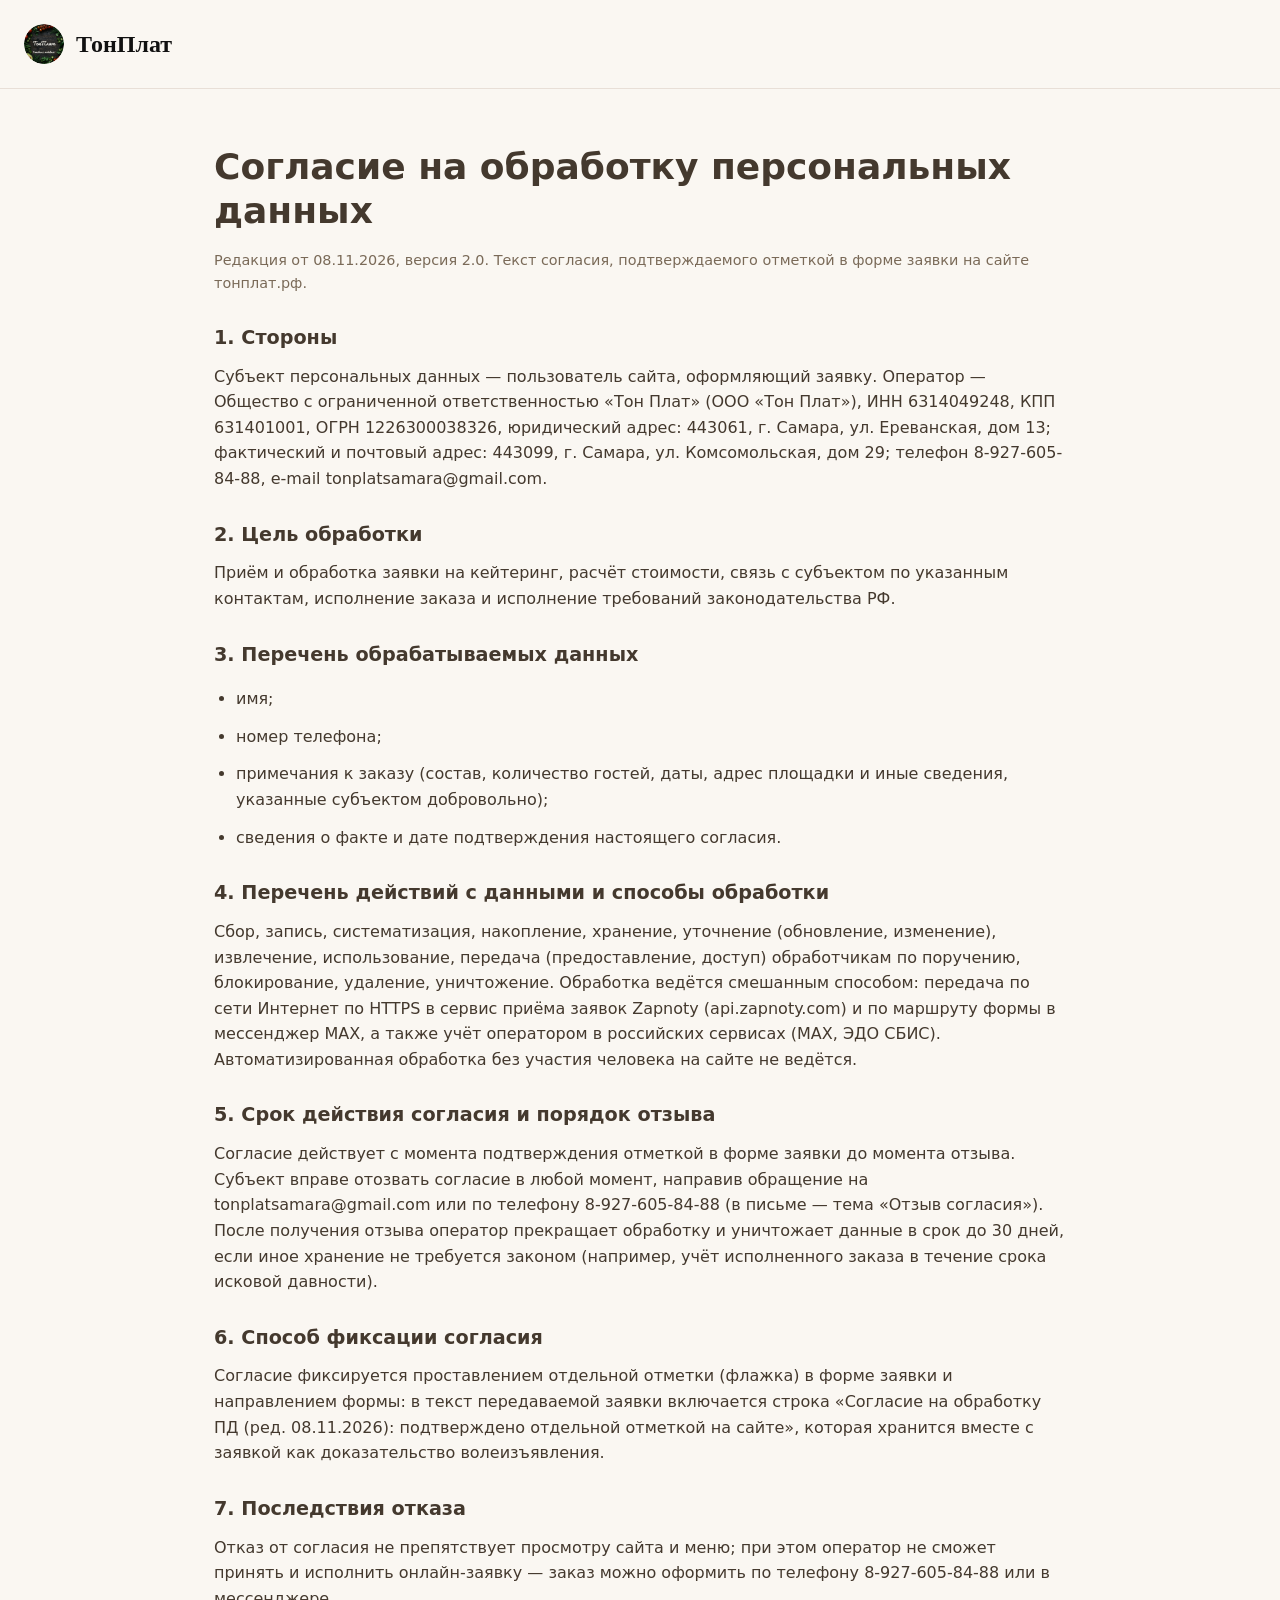
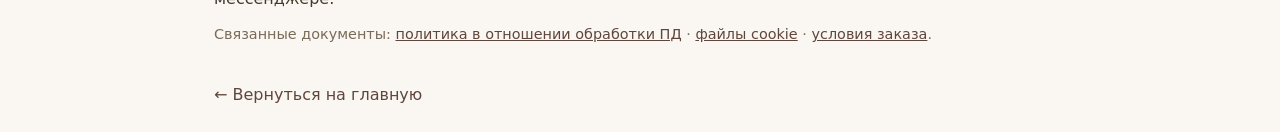
<file: consent.html>
<!DOCTYPE html>
<html lang="ru">
<head>
  <meta charset="utf-8">
  <meta name="viewport" content="width=device-width, initial-scale=1, viewport-fit=cover">
  <title>Согласие на обработку персональных данных — ТонПлат</title>
  <meta name="theme-color" content="#FAF7F2">
  <link rel="icon" type="image/png" sizes="64x64" href="./favicon.png">
  <style>
    * { box-sizing: border-box; }
    html, body { margin: 0; padding: 0; background: #faf7f2; color: #44392e; font-family: system-ui, -apple-system, Segoe UI, Arial, sans-serif; line-height: 1.6; }
    a { color: #5f463c; text-decoration: underline; }
    .container { max-width: 900px; margin: 0 auto; padding: 24px; }
    header { padding: 24px; border-bottom: 1px solid #e8dfd7; margin-bottom: 32px; }
    .brand { display: flex; align-items: center; gap: 12px; text-decoration: none; color: #111; font-weight: 700; font-size: 1.5rem; font-family: 'Trebuchet MS', 'Palatino Linotype', serif; }
    .brand img { width: 40px; height: 40px; border-radius: 50%; }
    h1 { font-size: clamp(1.65rem, 4vw, 2.25rem); line-height: 1.22; margin: 0 0 16px; }
    h2 { font-size: 1.2rem; margin: 28px 0 10px; }
    p, li { margin: 0 0 12px; }
    ul { padding-left: 22px; }
    .back { display: inline-block; margin-top: 24px; color: #5f463c; text-decoration: none; }
    .back:hover { text-decoration: underline; }
    .meta { color: #7a6a58; font-size: 0.9rem; }
    @media (max-width: 600px) { .container { padding: 16px; } }
  </style>
</head>
<body>
  <header>
    <a class="brand" href="./index.html">
      <img src="./logo.png" width="40" height="40" alt="ТонПлат">
      <span>ТонПлат</span>
    </a>
  </header>
  <div class="container">
    <h1>Согласие на обработку персональных данных</h1>
    <p class="meta">Редакция от 08.11.2026, версия 2.0. Текст согласия, подтверждаемого отметкой в форме заявки на сайте тонплат.рф.</p>

    <h2>1. Стороны</h2>
    <p>Субъект персональных данных — пользователь сайта, оформляющий заявку. Оператор — Общество с ограниченной ответственностью «Тон Плат» (ООО «Тон Плат»), ИНН 6314049248, КПП 631401001, ОГРН 1226300038326, юридический адрес: 443061, г. Самара, ул. Ереванская, дом 13; фактический и почтовый адрес: 443099, г. Самара, ул. Комсомольская, дом 29; телефон 8-927-605-84-88, e-mail tonplatsamara@gmail.com.</p>

    <h2>2. Цель обработки</h2>
    <p>Приём и обработка заявки на кейтеринг, расчёт стоимости, связь с субъектом по указанным контактам, исполнение заказа и исполнение требований законодательства РФ.</p>

    <h2>3. Перечень обрабатываемых данных</h2>
    <ul>
      <li>имя;</li>
      <li>номер телефона;</li>
      <li>примечания к заказу (состав, количество гостей, даты, адрес площадки и иные сведения, указанные субъектом добровольно);</li>
      <li>сведения о факте и дате подтверждения настоящего согласия.</li>
    </ul>

    <h2>4. Перечень действий с данными и способы обработки</h2>
    <p>Сбор, запись, систематизация, накопление, хранение, уточнение (обновление, изменение), извлечение, использование, передача (предоставление, доступ) обработчикам по поручению, блокирование, удаление, уничтожение. Обработка ведётся смешанным способом: передача по сети Интернет по HTTPS в сервис приёма заявок Zapnoty (api.zapnoty.com) и по маршруту формы в мессенджер MAX, а также учёт оператором в российских сервисах (MAX, ЭДО СБИС). Автоматизированная обработка без участия человека на сайте не ведётся.</p>

    <h2>5. Срок действия согласия и порядок отзыва</h2>
    <p>Согласие действует с момента подтверждения отметкой в форме заявки до момента отзыва. Субъект вправе отозвать согласие в любой момент, направив обращение на tonplatsamara@gmail.com или по телефону 8-927-605-84-88 (в письме — тема «Отзыв согласия»). После получения отзыва оператор прекращает обработку и уничтожает данные в срок до 30 дней, если иное хранение не требуется законом (например, учёт исполненного заказа в течение срока исковой давности).</p>

    <h2>6. Способ фиксации согласия</h2>
    <p>Согласие фиксируется проставлением отдельной отметки (флажка) в форме заявки и направлением формы: в текст передаваемой заявки включается строка «Согласие на обработку ПД (ред. 08.11.2026): подтверждено отдельной отметкой на сайте», которая хранится вместе с заявкой как доказательство волеизъявления.</p>

    <h2>7. Последствия отказа</h2>
    <p>Отказ от согласия не препятствует просмотру сайта и меню; при этом оператор не сможет принять и исполнить онлайн-заявку — заказ можно оформить по телефону 8-927-605-84-88 или в мессенджере.</p>

    <p class="meta">Связанные документы: <a href="./privacy.html">политика в отношении обработки ПД</a> · <a href="./cookies.html">файлы cookie</a> · <a href="./terms.html">условия заказа</a>.</p>
    <a class="back" href="./index.html">← Вернуться на главную</a>
  </div>
</body>
</html>
</file>
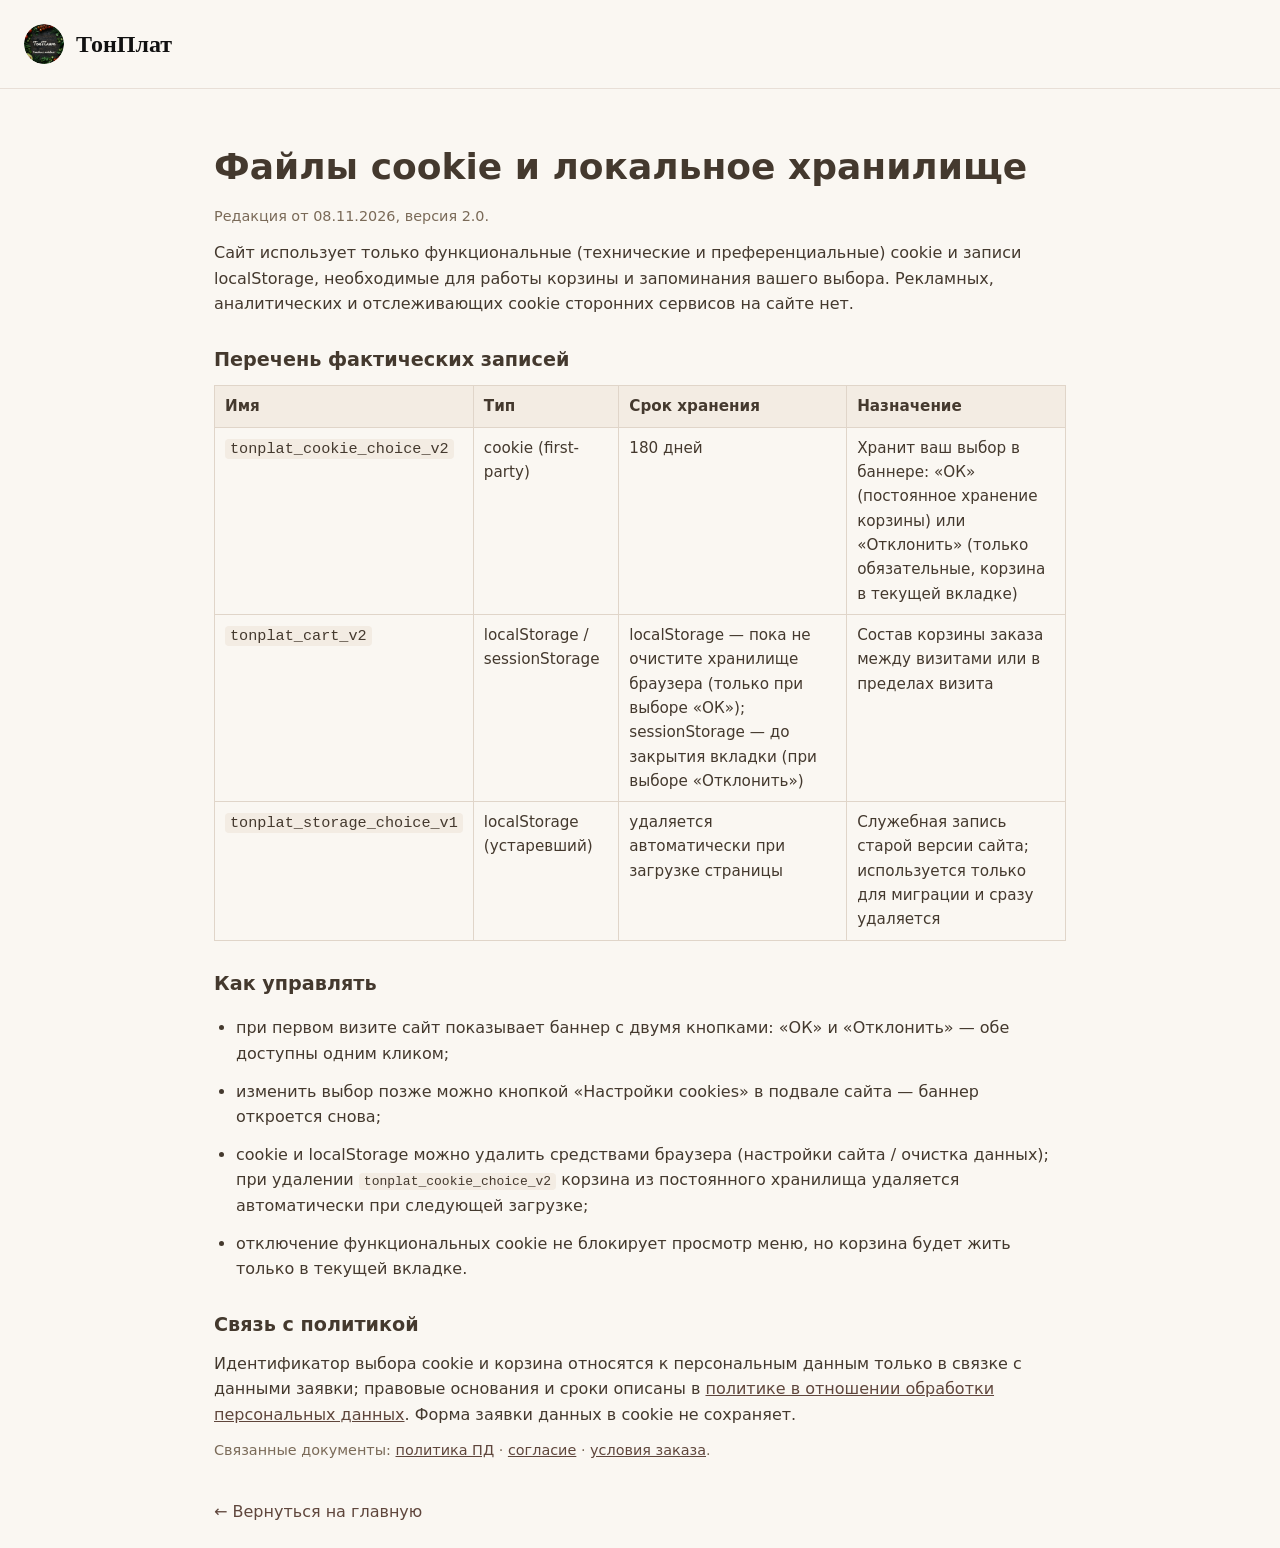
<file: cookies.html>
<!DOCTYPE html>
<html lang="ru">
<head>
  <meta charset="utf-8">
  <meta name="viewport" content="width=device-width, initial-scale=1, viewport-fit=cover">
  <title>Файлы cookie и локальное хранилище — ТонПлат</title>
  <meta name="theme-color" content="#FAF7F2">
  <link rel="icon" type="image/png" sizes="64x64" href="./favicon.png">
  <style>
    * { box-sizing: border-box; }
    html, body { margin: 0; padding: 0; background: #faf7f2; color: #44392e; font-family: system-ui, -apple-system, Segoe UI, Arial, sans-serif; line-height: 1.6; }
    a { color: #5f463c; text-decoration: underline; }
    .container { max-width: 900px; margin: 0 auto; padding: 24px; }
    header { padding: 24px; border-bottom: 1px solid #e8dfd7; margin-bottom: 32px; }
    .brand { display: flex; align-items: center; gap: 12px; text-decoration: none; color: #111; font-weight: 700; font-size: 1.5rem; font-family: 'Trebuchet MS', 'Palatino Linotype', serif; }
    .brand img { width: 40px; height: 40px; border-radius: 50%; }
    h1 { font-size: clamp(1.65rem, 4vw, 2.25rem); line-height: 1.22; margin: 0 0 16px; }
    h2 { font-size: 1.2rem; margin: 28px 0 10px; }
    p, li { margin: 0 0 12px; }
    ul { padding-left: 22px; }
    table { border-collapse: collapse; width: 100%; margin: 0 0 16px; font-size: 0.95rem; }
    th, td { border: 1px solid #e0d5c9; padding: 8px 10px; text-align: left; vertical-align: top; }
    th { background: #f3ece3; }
    code { background: #f3ece3; padding: 1px 5px; border-radius: 4px; }
    .back { display: inline-block; margin-top: 24px; color: #5f463c; text-decoration: none; }
    .back:hover { text-decoration: underline; }
    .meta { color: #7a6a58; font-size: 0.9rem; }
    @media (max-width: 600px) { .container { padding: 16px; } table { font-size: 0.85rem; } }
  </style>
</head>
<body>
  <header>
    <a class="brand" href="./index.html">
      <img src="./logo.png" width="40" height="40" alt="ТонПлат">
      <span>ТонПлат</span>
    </a>
  </header>
  <div class="container">
    <h1>Файлы cookie и локальное хранилище</h1>
    <p class="meta">Редакция от 08.11.2026, версия 2.0.</p>

    <p>Сайт использует только функциональные (технические и преференциальные) cookie и записи localStorage, необходимые для работы корзины и запоминания вашего выбора. Рекламных, аналитических и отслеживающих cookie сторонних сервисов на сайте нет.</p>

    <h2>Перечень фактических записей</h2>
    <table>
      <tr><th>Имя</th><th>Тип</th><th>Срок хранения</th><th>Назначение</th></tr>
      <tr>
        <td><code>tonplat_cookie_choice_v2</code></td>
        <td>cookie (first-party)</td>
        <td>180 дней</td>
        <td>Хранит ваш выбор в баннере: «ОК» (постоянное хранение корзины) или «Отклонить» (только обязательные, корзина в текущей вкладке)</td>
      </tr>
      <tr>
        <td><code>tonplat_cart_v2</code></td>
        <td>localStorage / sessionStorage</td>
        <td>localStorage — пока не очистите хранилище браузера (только при выборе «ОК»); sessionStorage — до закрытия вкладки (при выборе «Отклонить»)</td>
        <td>Состав корзины заказа между визитами или в пределах визита</td>
      </tr>
      <tr>
        <td><code>tonplat_storage_choice_v1</code></td>
        <td>localStorage (устаревший)</td>
        <td>удаляется автоматически при загрузке страницы</td>
        <td>Служебная запись старой версии сайта; используется только для миграции и сразу удаляется</td>
      </tr>
    </table>

    <h2>Как управлять</h2>
    <ul>
      <li>при первом визите сайт показывает баннер с двумя кнопками: «ОК» и «Отклонить» — обе доступны одним кликом;</li>
      <li>изменить выбор позже можно кнопкой «Настройки cookies» в подвале сайта — баннер откроется снова;</li>
      <li>cookie и localStorage можно удалить средствами браузера (настройки сайта / очистка данных); при удалении <code>tonplat_cookie_choice_v2</code> корзина из постоянного хранилища удаляется автоматически при следующей загрузке;</li>
      <li>отключение функциональных cookie не блокирует просмотр меню, но корзина будет жить только в текущей вкладке.</li>
    </ul>

    <h2>Связь с политикой</h2>
    <p>Идентификатор выбора cookie и корзина относятся к персональным данным только в связке с данными заявки; правовые основания и сроки описаны в <a href="./privacy.html">политике в отношении обработки персональных данных</a>. Форма заявки данных в cookie не сохраняет.</p>

    <p class="meta">Связанные документы: <a href="./privacy.html">политика ПД</a> · <a href="./consent.html">согласие</a> · <a href="./terms.html">условия заказа</a>.</p>
    <a class="back" href="./index.html">← Вернуться на главную</a>
  </div>
</body>
</html>
</file>
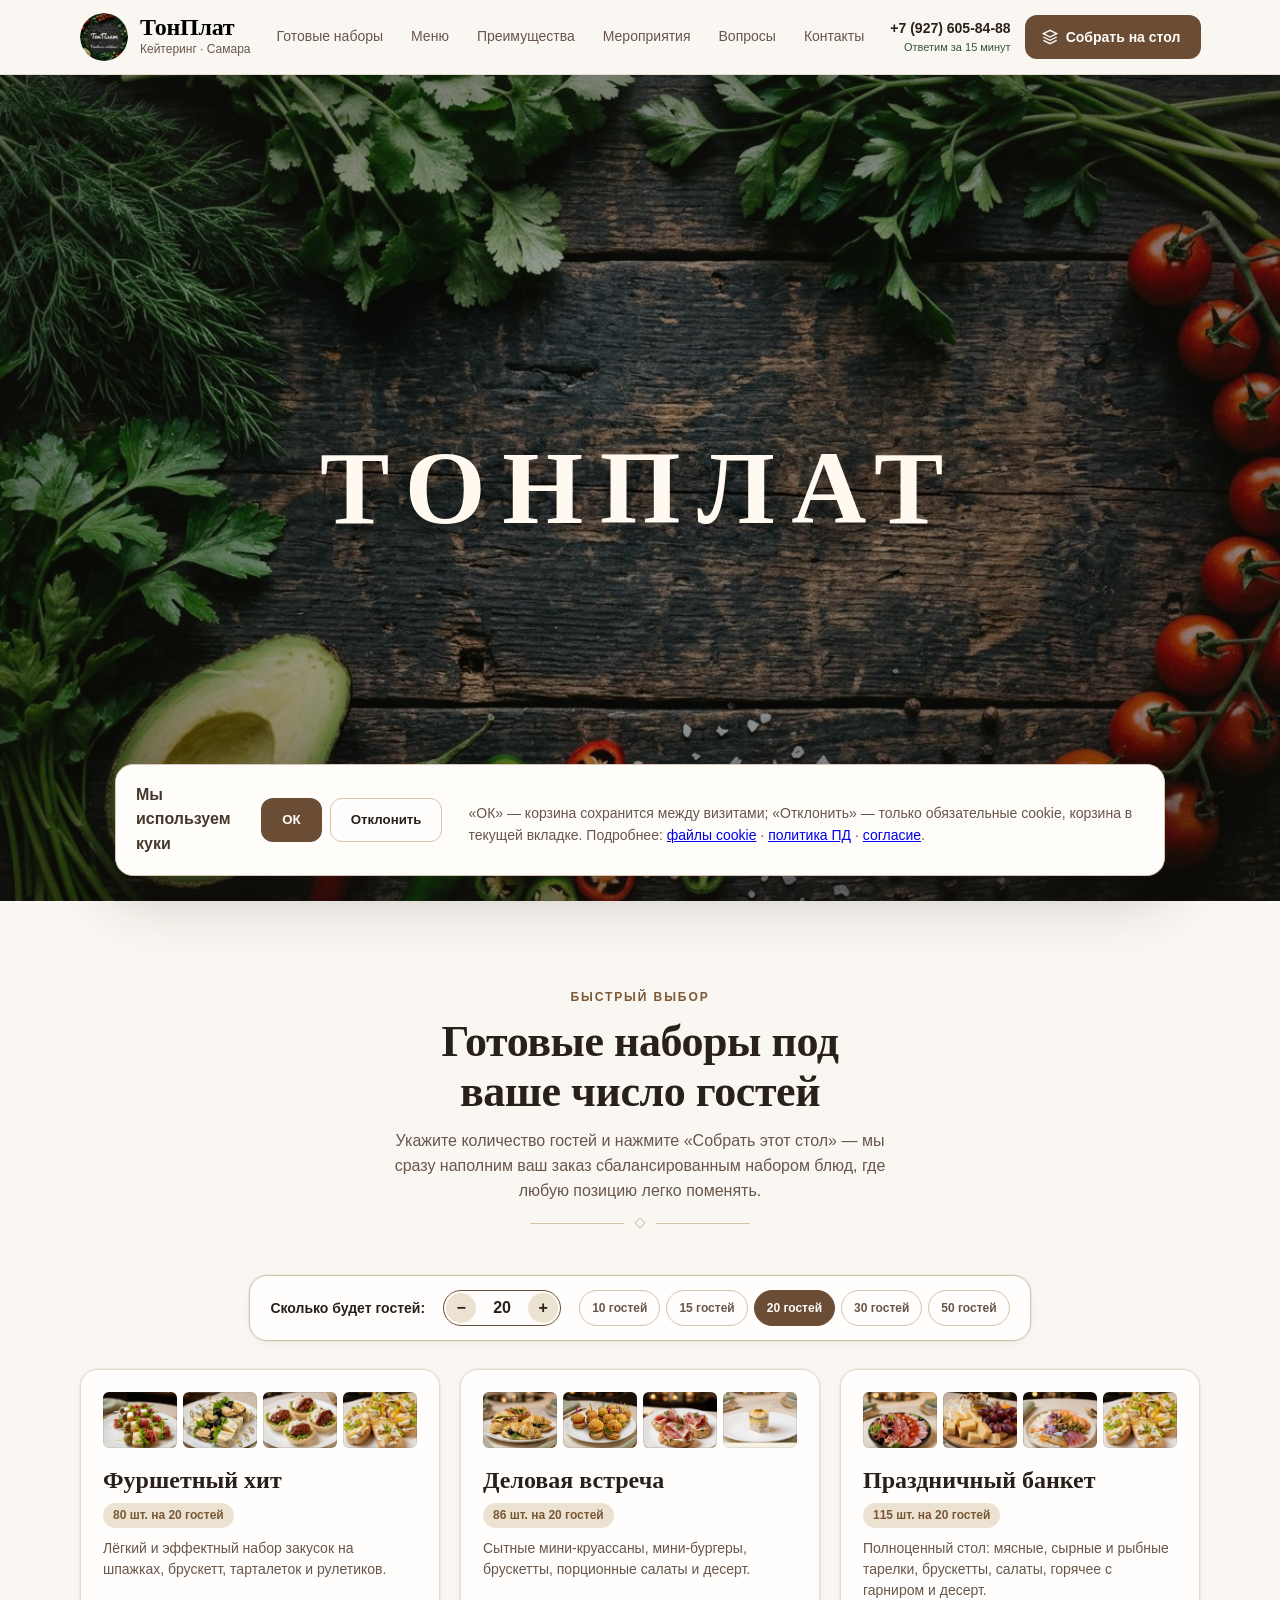
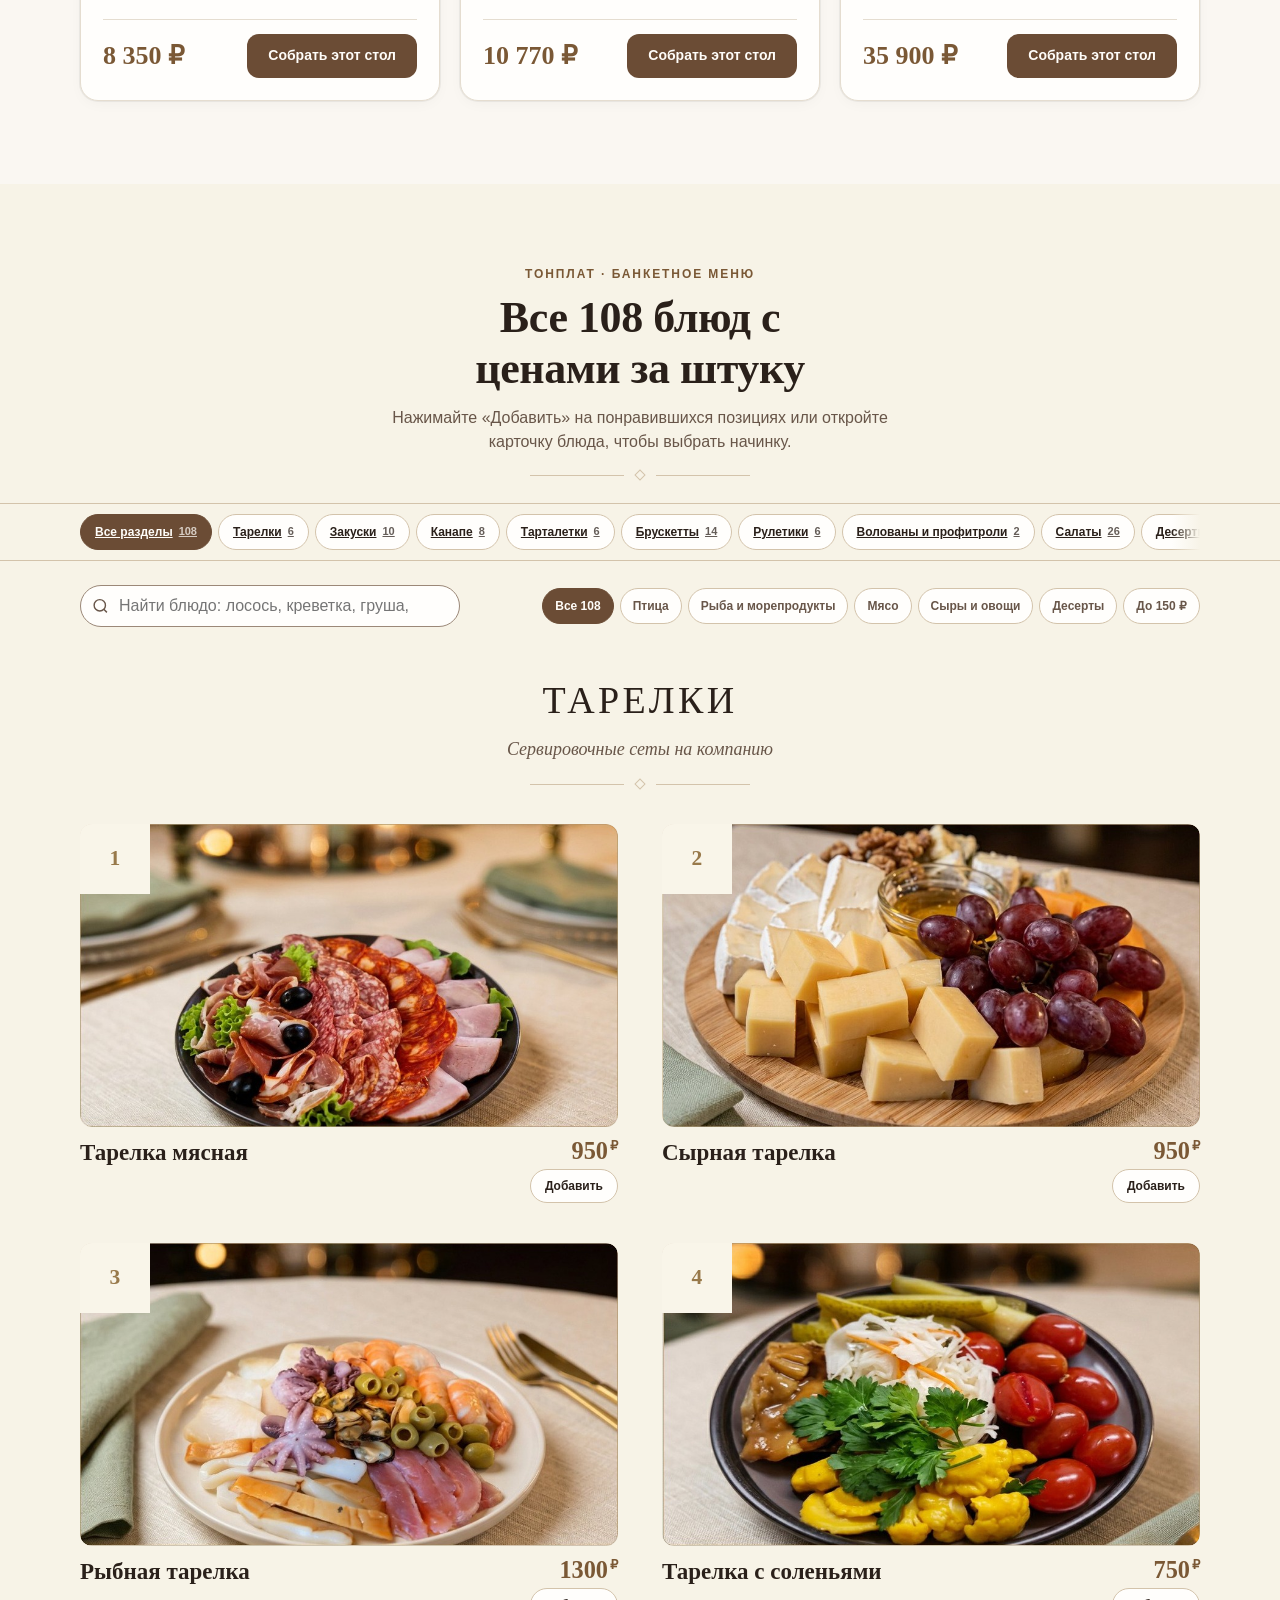
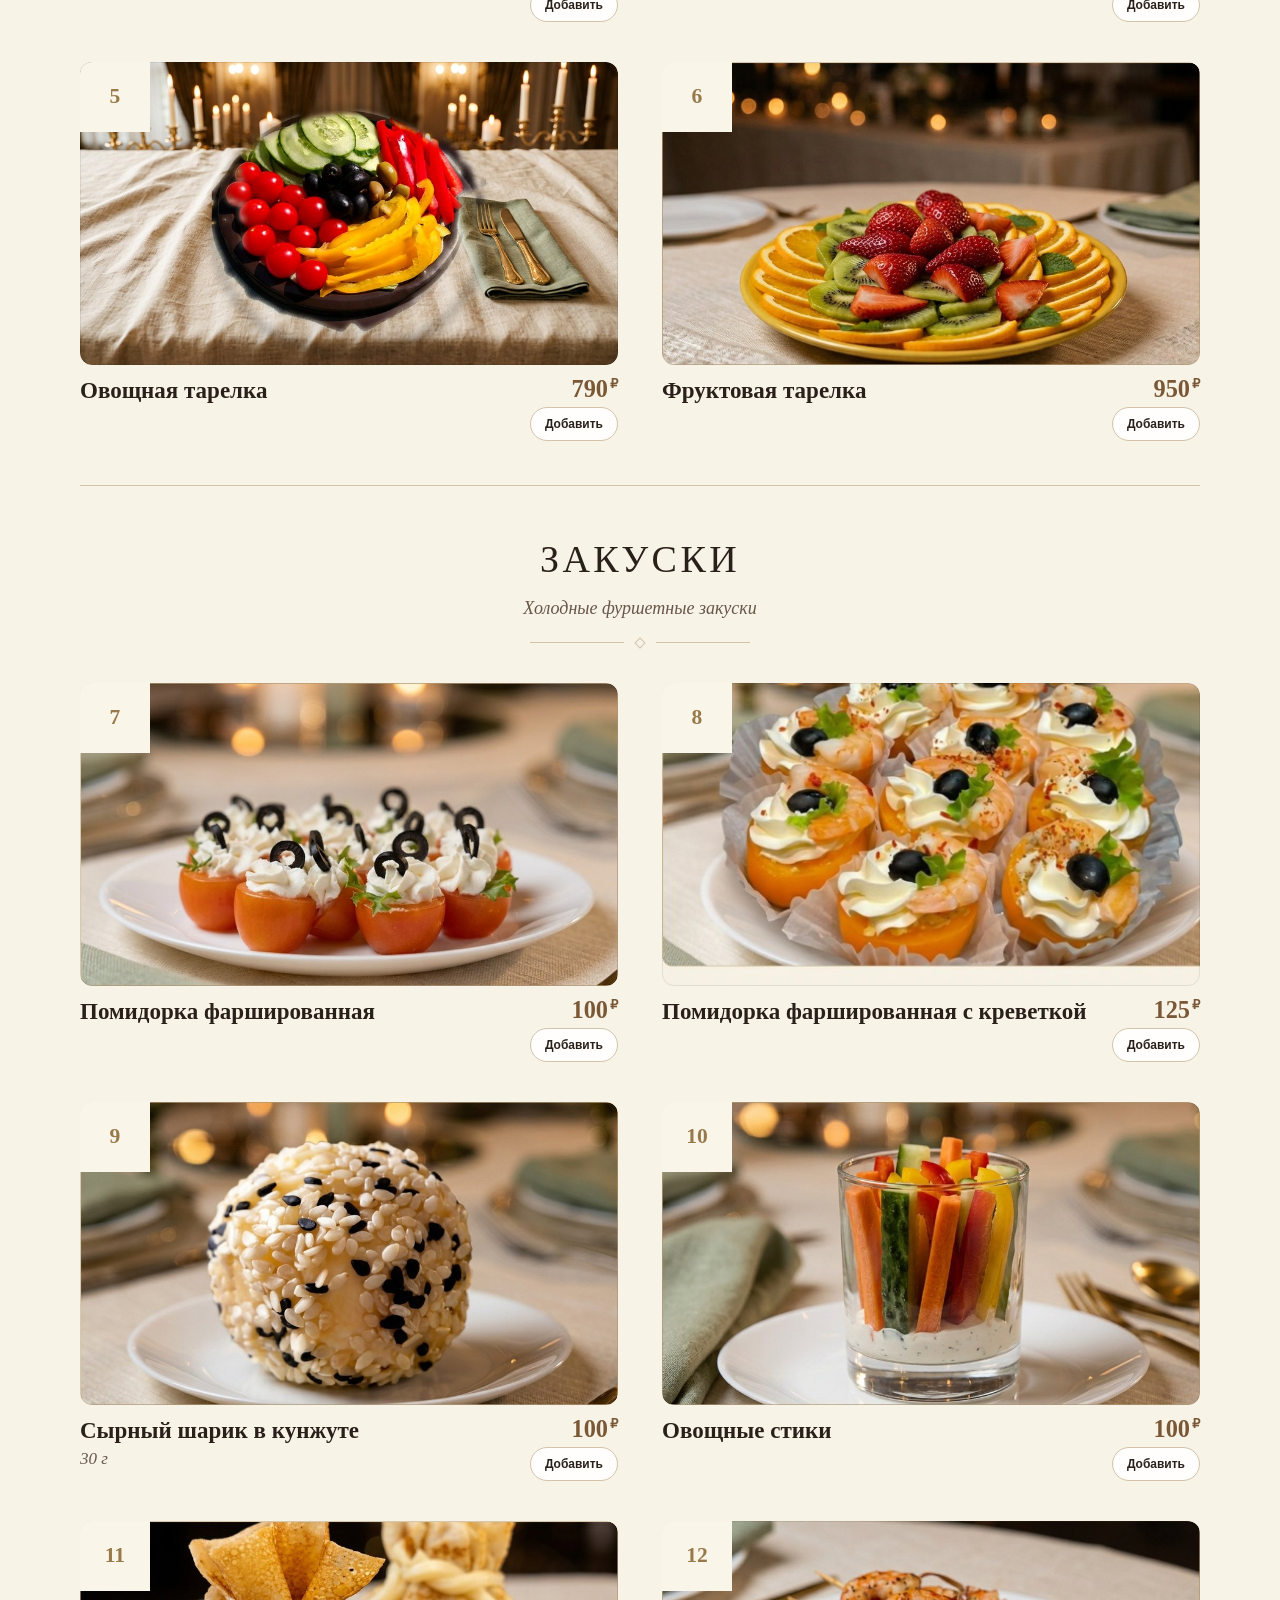
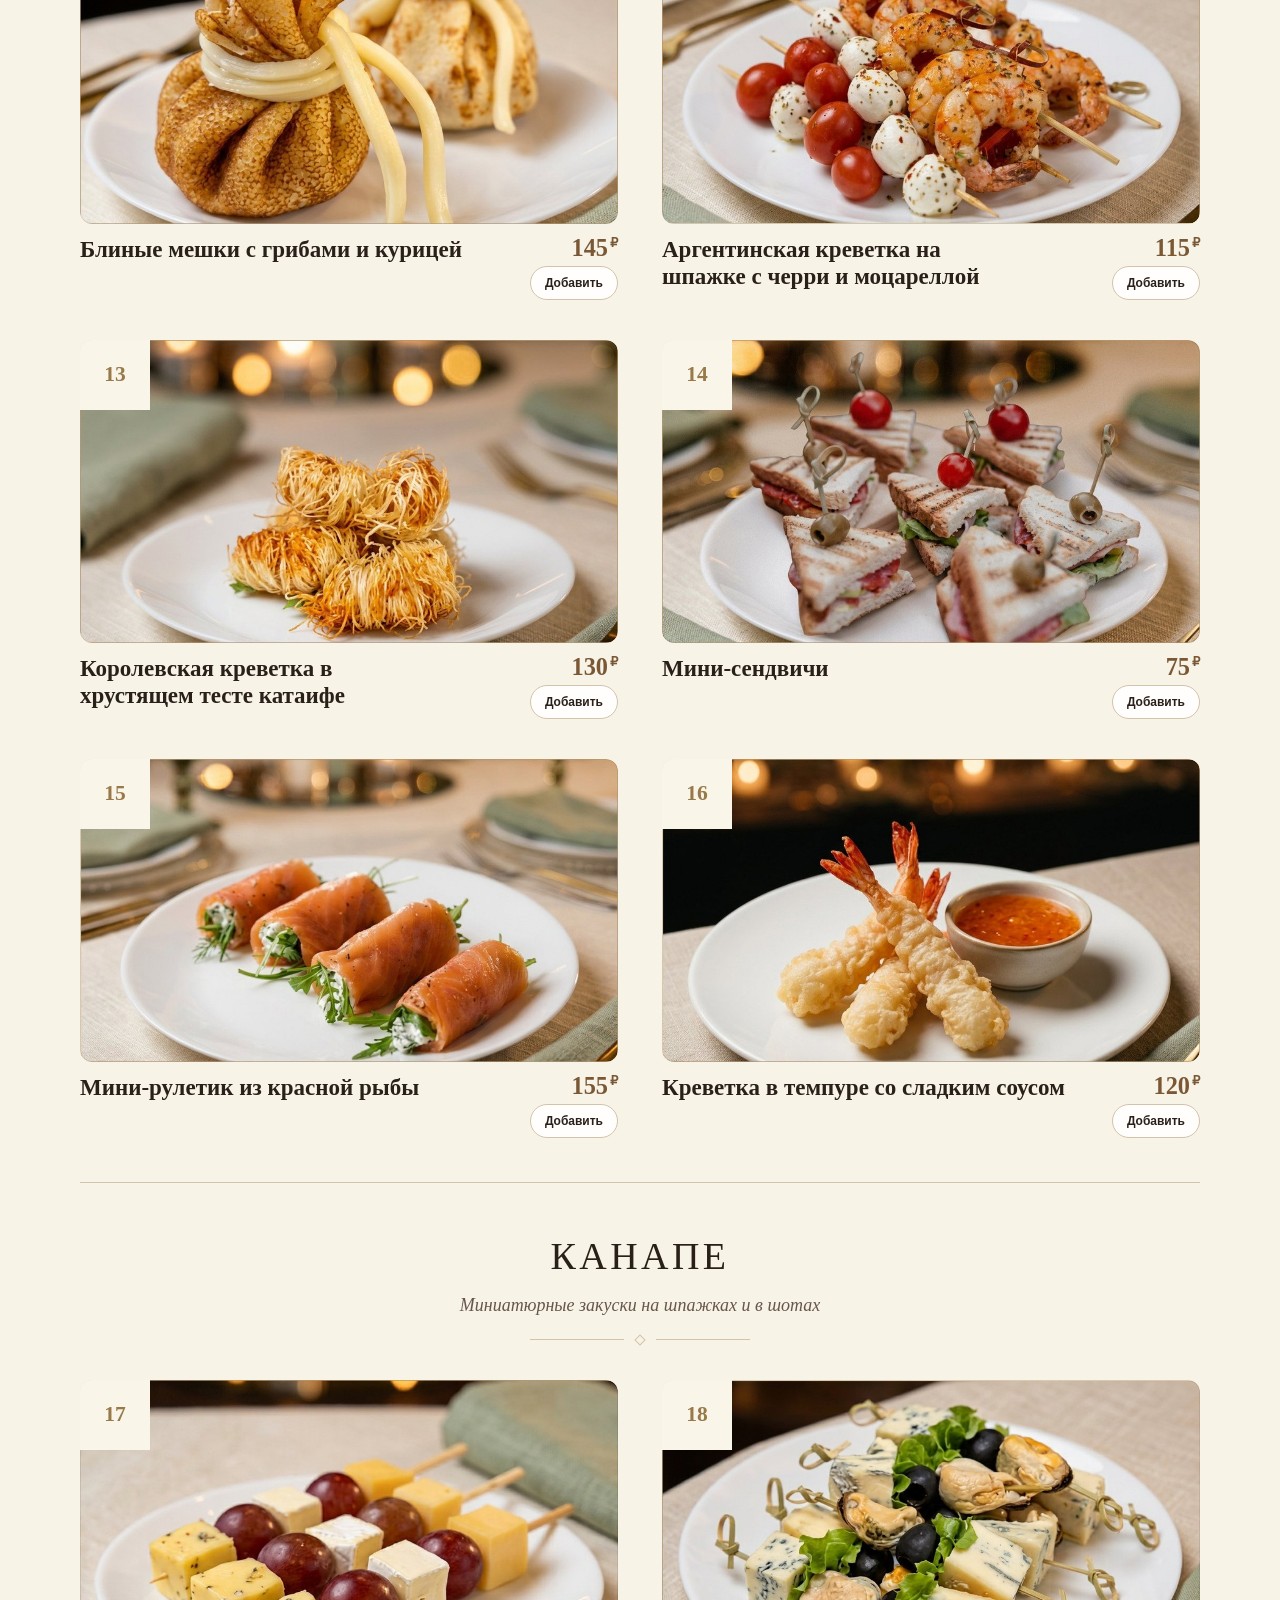
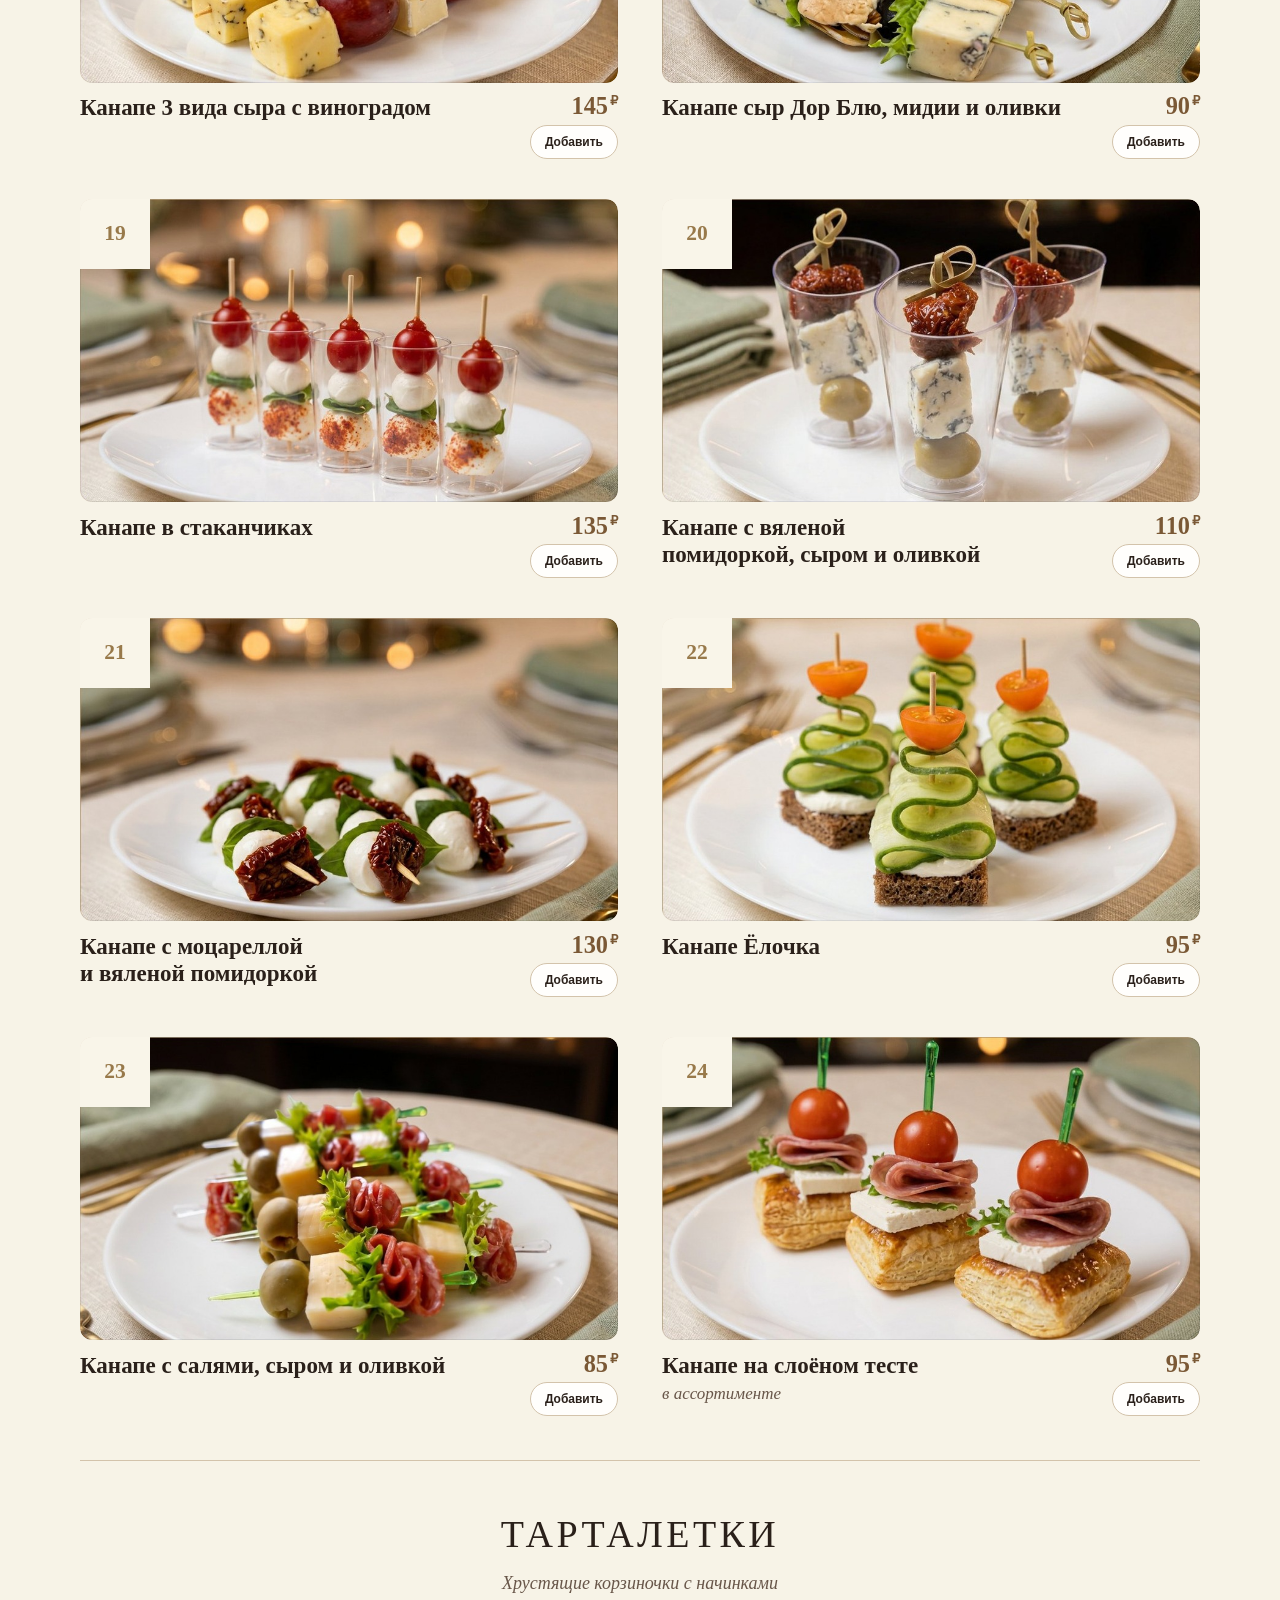
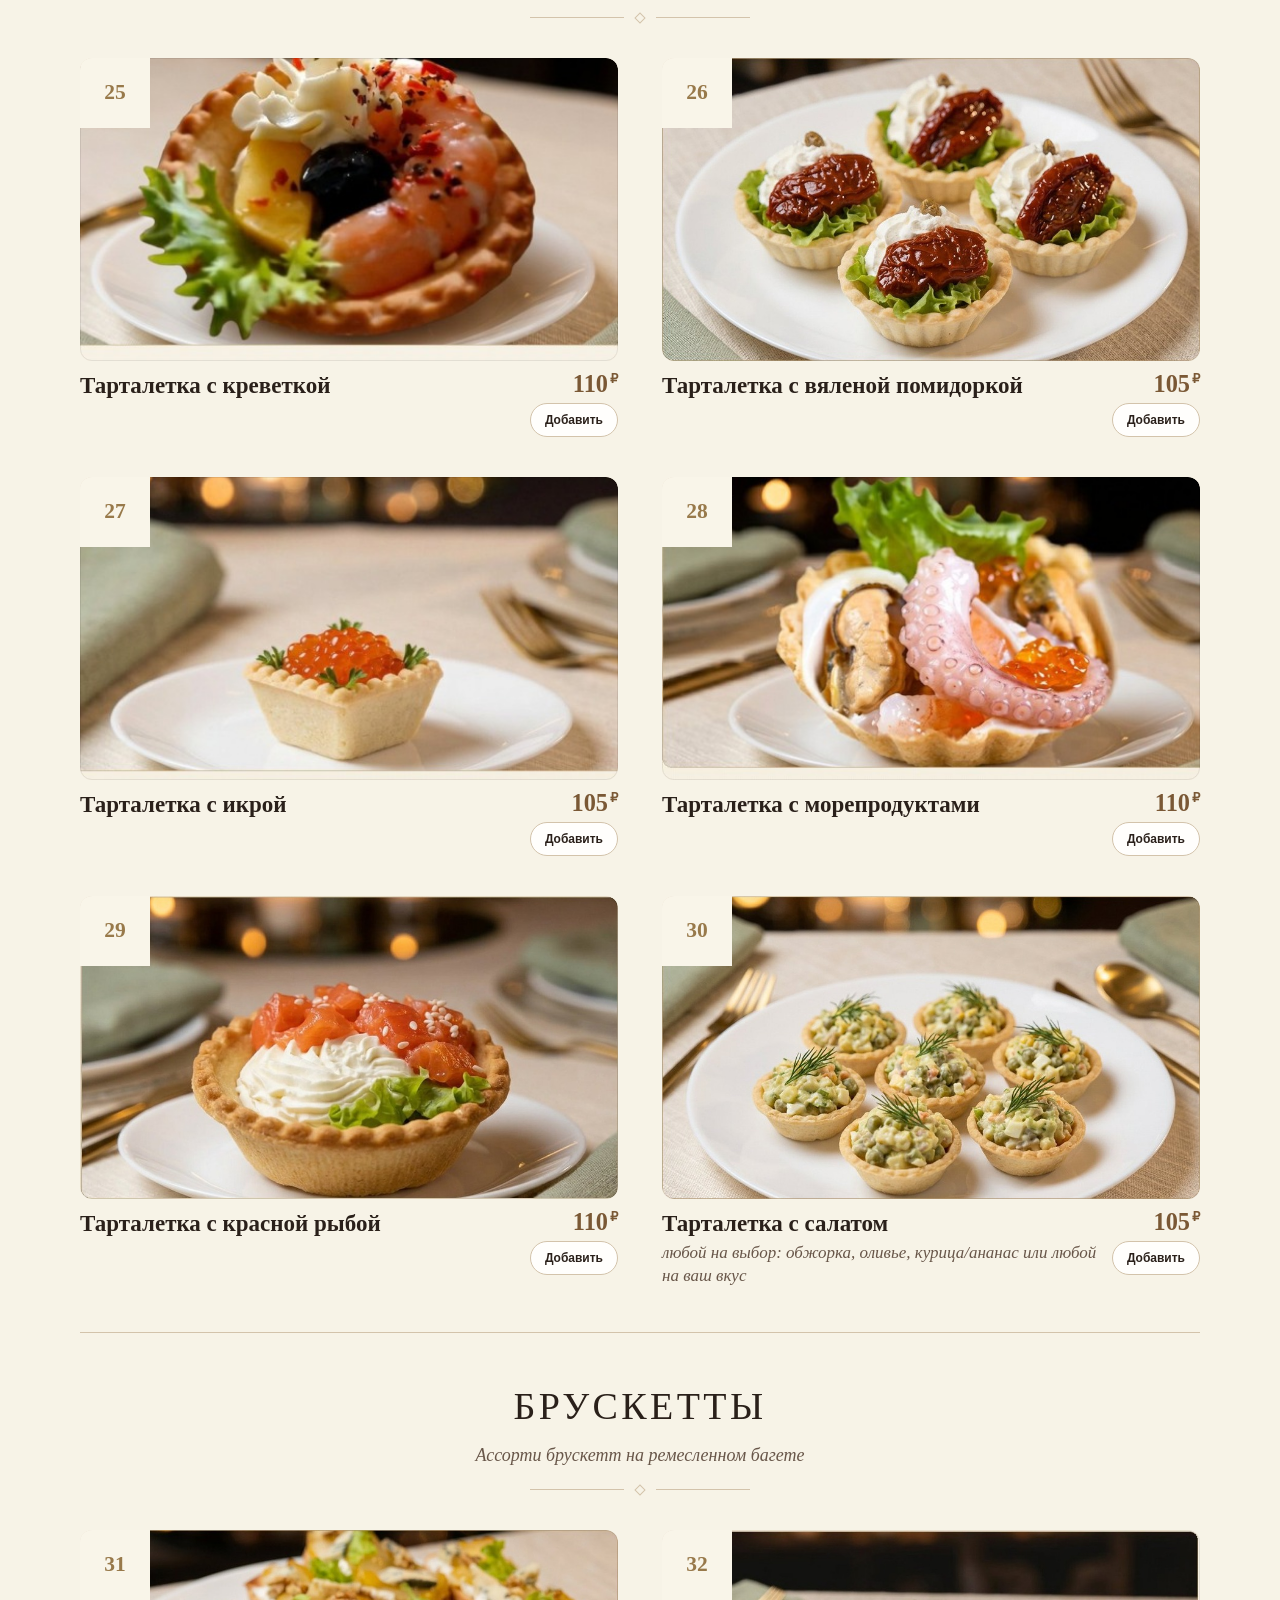
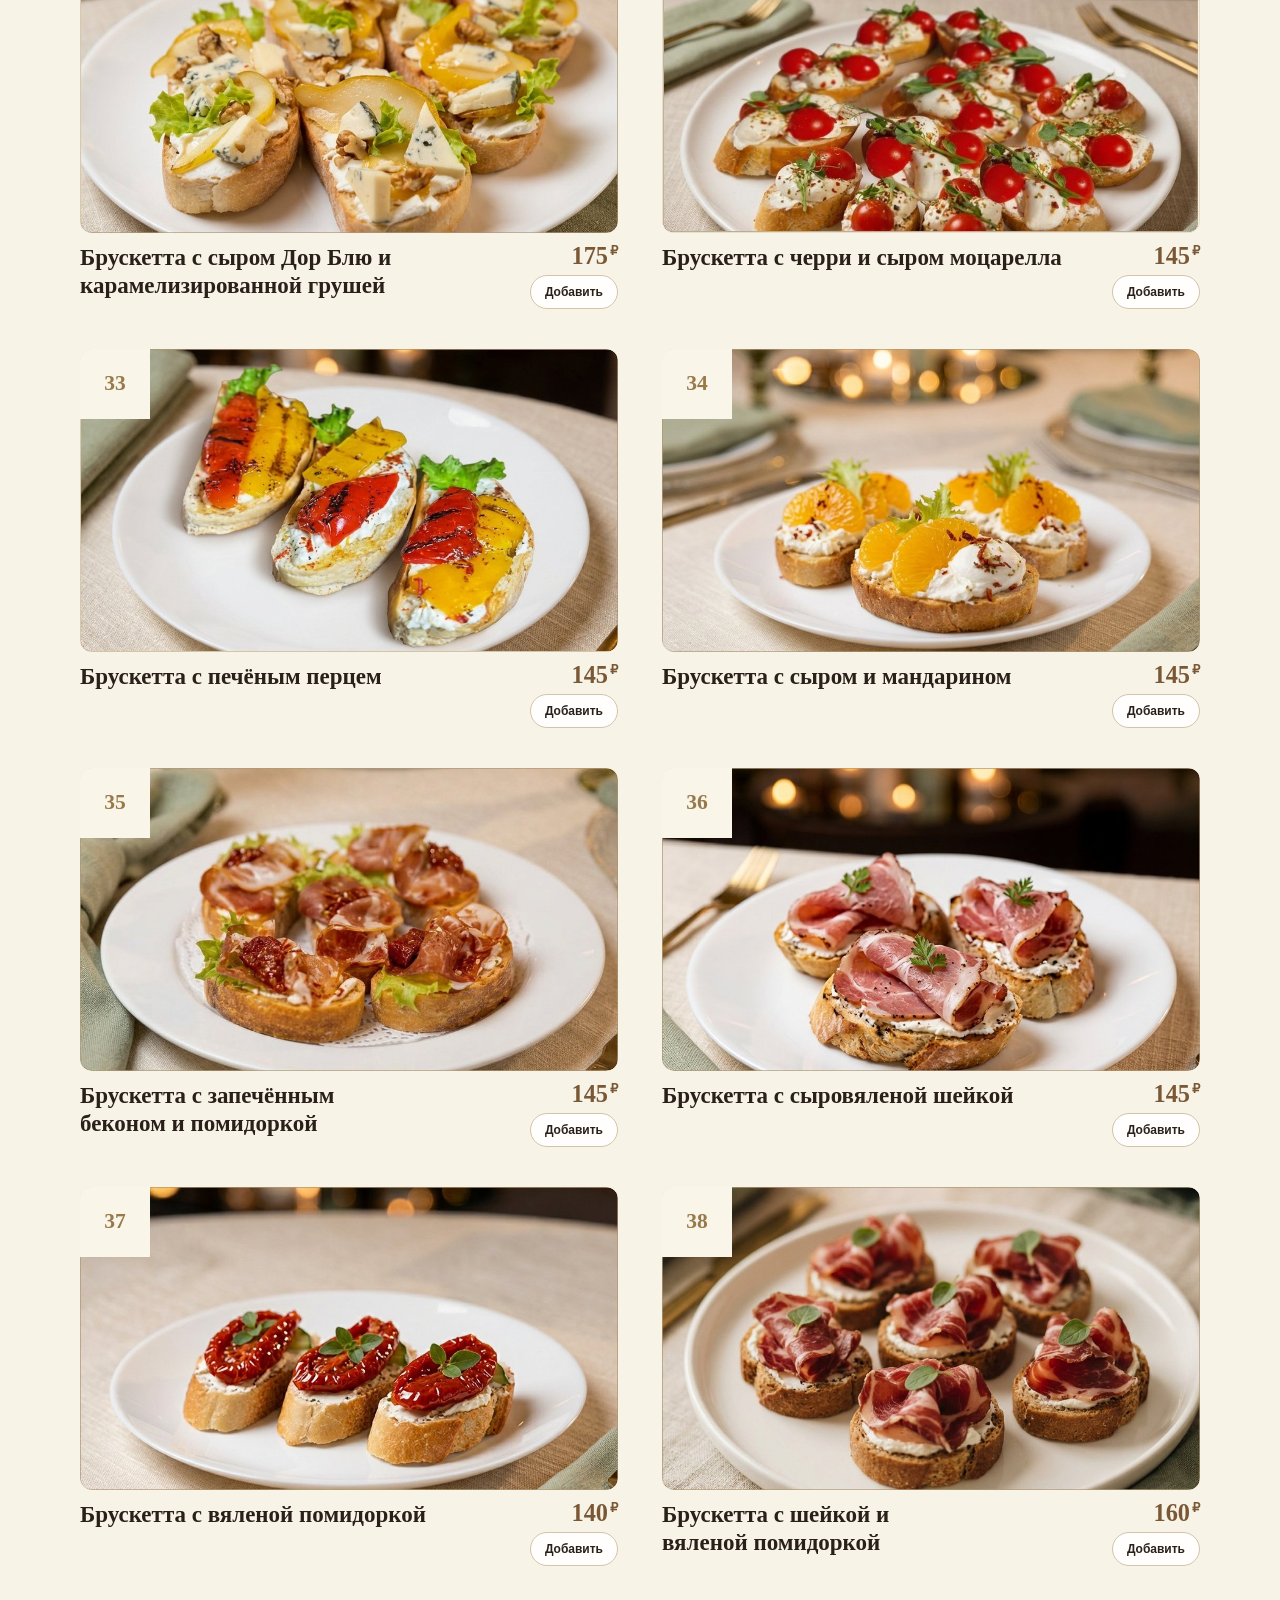
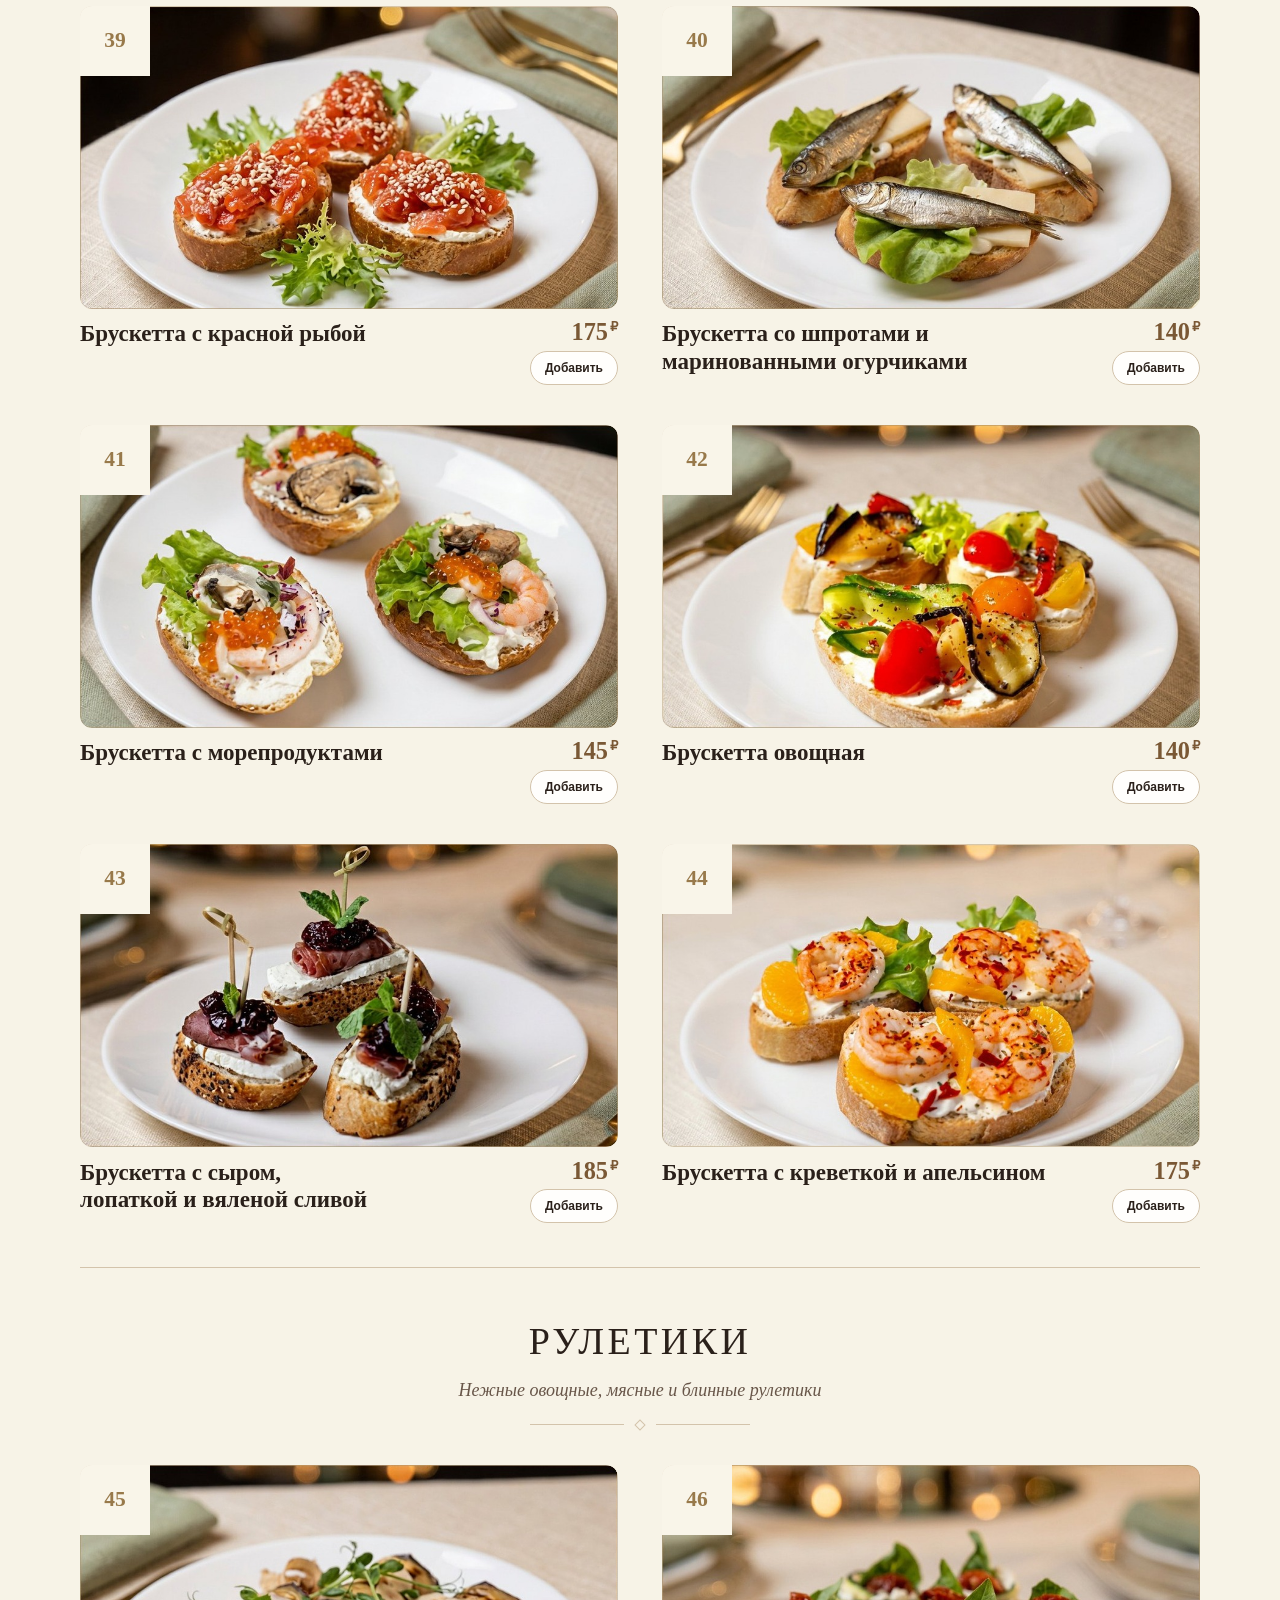
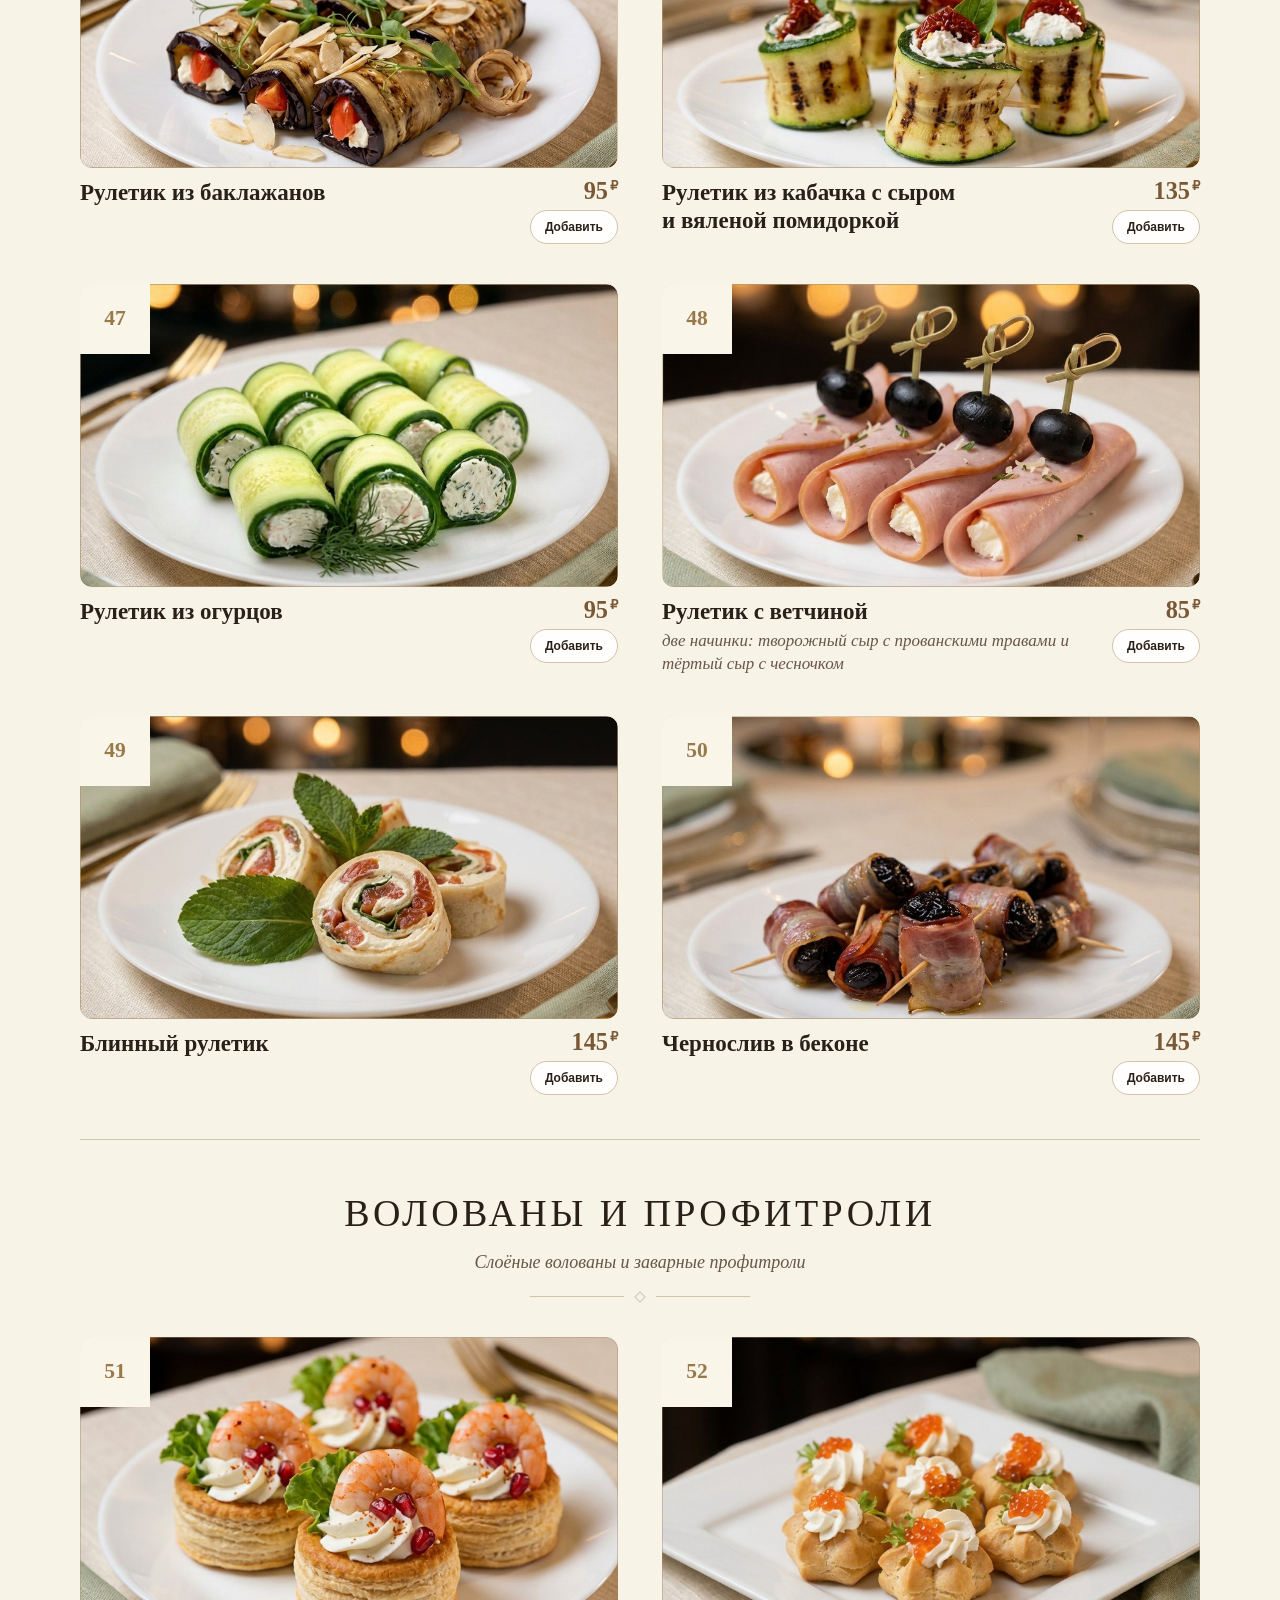
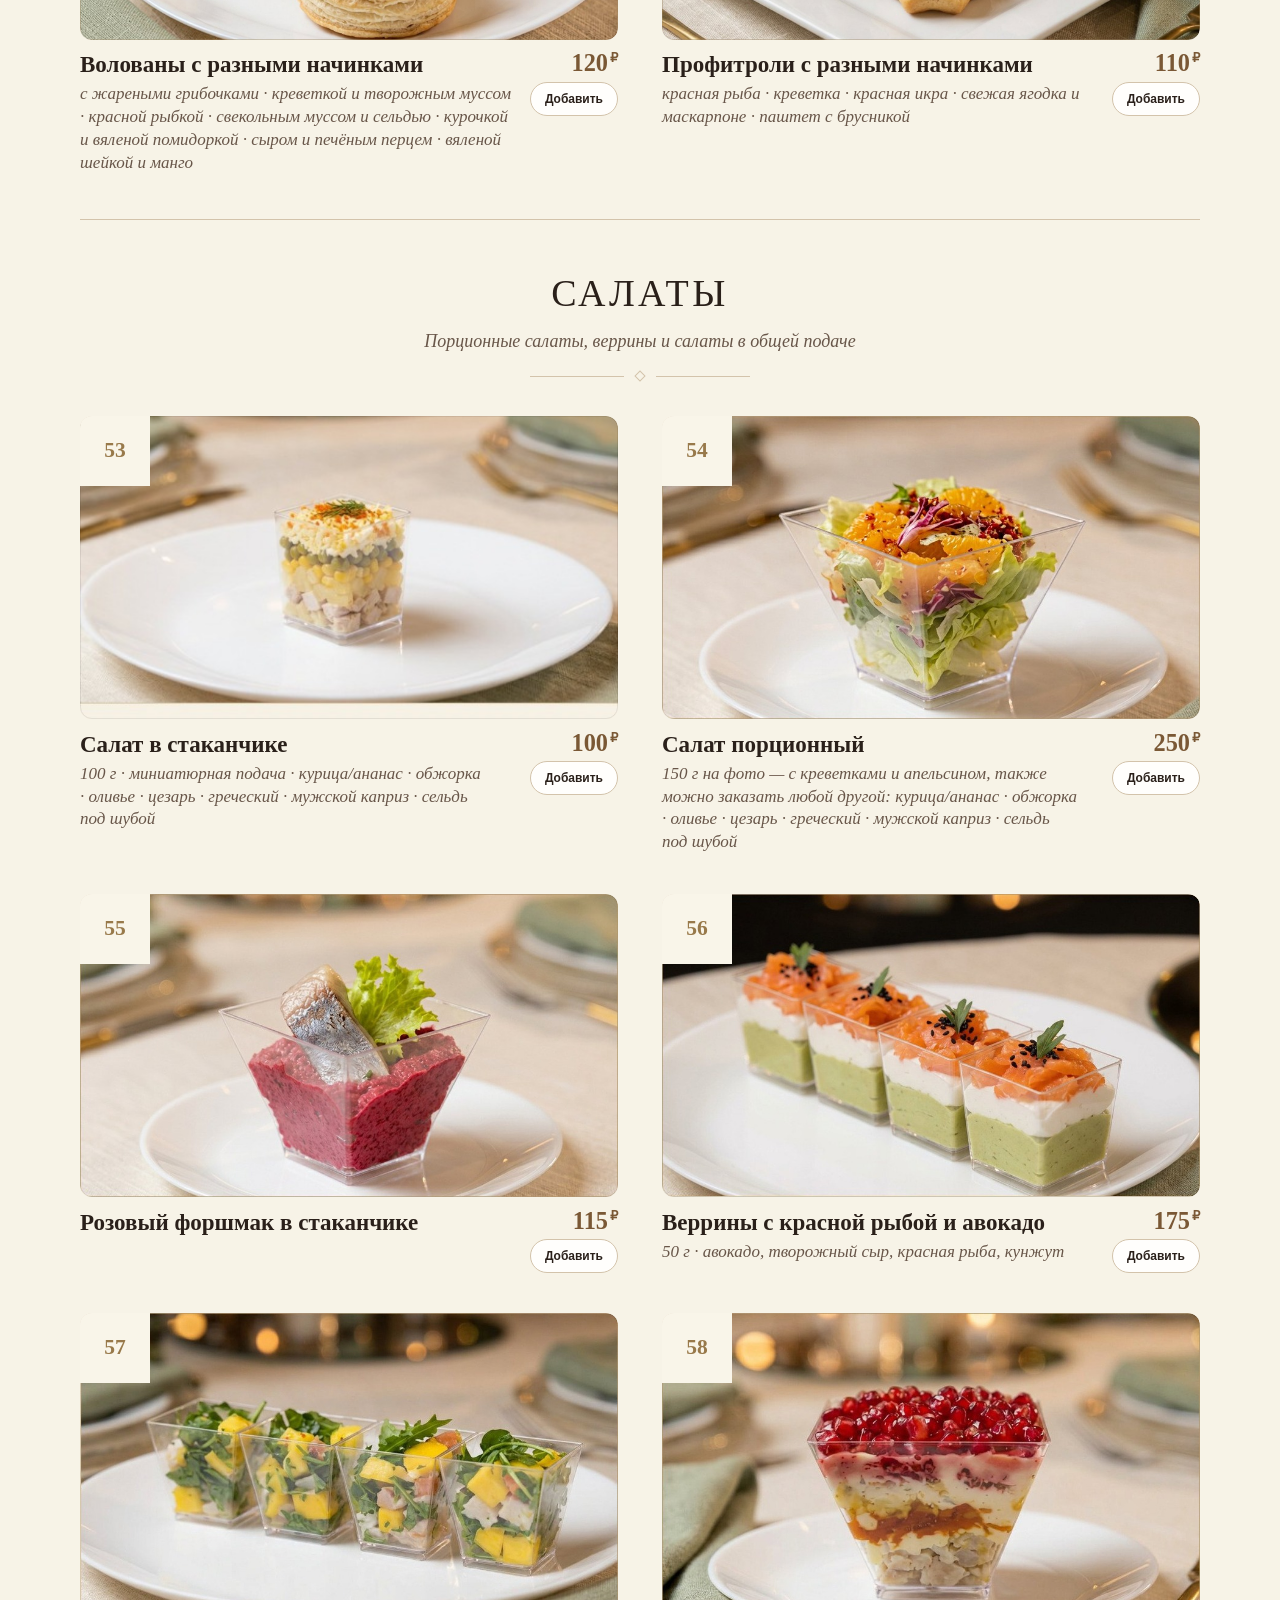
<file: deliverable-index.html>
<!DOCTYPE html>
<html lang="ru">
<head>
  <meta charset="utf-8">
  <meta name="viewport" content="width=device-width, initial-scale=1, viewport-fit=cover">
  <title>ТонПлат — Выездной кейтеринг, фуршеты и банкеты в Самаре</title>
  <meta name="description" content="Кейтеринг ТонПлат в Самаре: фуршеты от 400 ₽/чел., банкеты от 1 800 ₽/чел., 108 блюд из-под ножа с ценами за 1 шт., без минимальной суммы заказа и с оплатой после получения.">
  <meta name="theme-color" content="#FAF7F2">
  <meta name="referrer" content="no-referrer">
  <!-- Защита от сторонних скриптов, фреймов и несанкционированных запросов. На GitHub Pages — через meta. -->
  <meta http-equiv="Content-Security-Policy" content="default-src 'self'; base-uri 'self'; object-src 'none'; script-src 'self'; style-src 'self' 'unsafe-inline'; img-src 'self' data:; font-src 'self'; connect-src https://api.zapnoty.com; frame-src 'none'; form-action 'self'; upgrade-insecure-requests">

  <meta property="og:type" content="website">
  <meta property="og:locale" content="ru_RU">
  <meta property="og:title" content="ТонПлат — Кейтеринг и фуршеты в Самаре">
  <meta property="og:description" content="Соберите стол за минуту из 108 закусок, салатов и горячих блюд — без минимального заказа и с оплатой при получении.">
  <meta property="og:image" content="./hero-cover.jpg">
  <meta property="og:url" content="https://тонплат.рф/">
  <link rel="canonical" href="https://тонплат.рф/">

  <!-- Новый логотип используется и как иконка вкладки (favicon), и как логотип на сайте -->
  <link rel="icon" type="image/png" sizes="64x64" href="./favicon.png">
  <link rel="icon" type="image/png" sizes="512x512" href="./logo.png">
  <link rel="apple-touch-icon" href="./logo.png">

  <link rel="stylesheet" href="./tokens.css">
  <link rel="stylesheet" href="./styles.css">
  <link rel="stylesheet" href="./legal.css">

  <script type="application/ld+json">
  {
    "@context": "https://schema.org",
    "@type": "FoodEstablishment",
    "name": "ТонПлат",
    "legalName": "Общество с ограниченной ответственностью «Тон Плат»",
    "taxID": "6314049248",
    "registrationNumber": "1226300038326",
    "email": "tonplatsamara@gmail.com",
    "url": "https://тонплат.рф/",
    "description": "Выездной кейтеринг в Самаре и Самарской области: фуршеты, банкеты, корпоративы, кофе-брейки и свадьбы.",
    "image": "./logo.png",
    "telephone": "+7-927-605-84-88",
    "priceRange": "₽₽",
    "servesCuisine": "Европейская, фуршетная, банкетная",
    "address": {
      "@type": "PostalAddress",
      "addressLocality": "Самара",
      "addressRegion": "Самарская область",
      "streetAddress": "ул. Ереванская, дом 13 (юридический адрес)",
      "postalCode": "443061",
      "addressCountry": "RU"
    },
    "additionalProperty": [
      { "@type": "PropertyValue", "name": "КПП", "value": "631401001" },
      { "@type": "PropertyValue", "name": "Фактический адрес (кухня и самовывоз)", "value": "443099, г. Самара, ул. Комсомольская, дом 29" }
    ],
    "sameAs": [
      "https://vk.com/ton_plat_samara",
      "https://t.me/+79276058488"
    ]
  }
  </script>

  <style>
    .mobile-hero-panel { display: none; }

    /* The order dialog has its own navigation; hide the site header while open. */
    body.tonplat-order-open .site-header { display: none !important; }

    @media (max-width: 767.98px) {
      body { background: #0f0b08; }
      .site-header {
        position: sticky;
        top: 0;
        z-index: 1200;
        background: rgba(18, 13, 9, 0.82);
        backdrop-filter: blur(14px);
        -webkit-backdrop-filter: blur(14px);
        border-bottom: 1px solid rgba(255,255,255,0.08);
      }
      .header-inner {
        min-height: 64px;
        display: flex;
        align-items: center;
        justify-content: space-between;
        gap: 12px;
      }
      .brand-link {
        display: inline-flex;
        align-items: center;
        gap: 10px;
        min-width: 0;
      }
      .brand-logo {
        width: 42px !important;
        height: 42px !important;
        border-radius: 999px;
        box-shadow: 0 10px 24px rgba(0,0,0,0.22);
      }
      .brand-name {
        color: #fff7ee;
        font-size: 23px;
        line-height: 1.04;
      }
      .brand-tagline {
        display: block !important;
        color: rgba(255, 247, 238, .78);
        font-size: 10px;
        line-height: 1.2;
        margin-top: 3px;
        letter-spacing: .02em;
      }
      .main-nav,
      .header-phone { display: none !important; }
      .header-actions {
        display: flex;
        align-items: center;
        gap: 8px;
        margin-left: auto;
      }
      .header-actions .btn {
        min-height: 44px;
        padding: 0 16px;
        border-radius: 14px;
        font-size: 14px;
        font-weight: 800;
        white-space: nowrap;
        box-shadow: 0 12px 28px rgba(159, 58, 19, 0.28);
      }
      #header-btn-label { font-size: 14px; }
      .header-actions .btn svg { display: none; }
      .count-pill { margin-left: 6px; }

      .hero-full {
        min-height: calc(100svh - 64px);
        position: relative;
      }
      .hero-full-overlay {
        background: linear-gradient(180deg, rgba(6,5,4,0.38) 0%, rgba(14,10,8,0.56) 22%, rgba(15,10,8,0.72) 100%);
      }
      .hero-particles { display: none; }
      .hero-full-center {
        width: 100%;
        min-height: calc(100svh - 64px);
        box-sizing: border-box;
        justify-content: center;
        gap: 10px;
        padding: 24px 16px 28px;
      }
      .hero-logo-glow {
        margin-top: 6px;
        transform: scale(0.9);
      }
      .hero-full-logo {
        width: 88px !important;
        height: 88px !important;
      }
      .hero-wordmark-wrap { margin-top: -6px; }
      .hero-full-name {
        color: #fff7ee;
        font-size: clamp(26px, 7vw, 32px);
        letter-spacing: 0.16em;
      }

      .mobile-hero-panel {
        display: flex;
        flex-direction: column;
        gap: 14px;
        width: 100%;
        max-width: 100%;
        margin-top: 0;
        padding: 0 2px;
        color: #fff7ee;
      }
      .mobile-hero-title {
        margin: 0;
        font-size: clamp(35px, 9vw, 54px);
        line-height: 0.96;
        font-weight: 900;
        text-align: center;
        color: #fff8ef;
        text-wrap: balance;
        text-shadow: 0 4px 22px rgba(0,0,0,0.34);
      }
      .mobile-hero-subtitle {
        margin: 0;
        text-align: center;
        font-size: 16px;
        line-height: 1.25;
        color: rgba(255, 247, 238, 0.92);
      }
      .mobile-hero-benefits {
        display: grid;
        grid-template-columns: repeat(3, minmax(0, 1fr));
        gap: 10px;
      }
      .mobile-hero-chip {
        min-height: 92px;
        padding: 12px 10px;
        border-radius: 18px;
        background: rgba(28, 21, 17, 0.56);
        border: 1px solid rgba(255,255,255,0.1);
        backdrop-filter: blur(10px);
        -webkit-backdrop-filter: blur(10px);
        box-shadow: 0 14px 30px rgba(0,0,0,0.20);
        display: flex;
        flex-direction: column;
        justify-content: center;
        align-items: center;
        text-align: center;
      }
      .mobile-hero-chip strong {
        display: block;
        font-size: 17px;
        line-height: 1.1;
        color: #f8dfb5;
      }
      .mobile-hero-chip span {
        display: block;
        margin-top: 4px;
        font-size: 13px;
        line-height: 1.15;
        color: #fff7ee;
      }
      .mobile-hero-cta {
        width: 100%;
        border: 0;
        cursor: pointer;
        font: inherit;
        display: flex;
        align-items: center;
        justify-content: center;
        min-height: 62px;
        border-radius: 22px;
        padding: 0 18px;
        text-decoration: none;
        font-size: 18px;
        font-weight: 900;
        letter-spacing: 0.01em;
        color: #fff;
        background: linear-gradient(180deg, #dd7741 0%, #c24f23 100%);
        box-shadow: 0 18px 40px rgba(143, 55, 22, 0.42);
      }
      .mobile-hero-trust {
        margin: 0;
        text-align: center;
        font-size: 14px;
        color: rgba(255, 247, 238, 0.92);
      }
      .mobile-hero-trust::before {
        content: '✓';
        display: inline-flex;
        align-items: center;
        justify-content: center;
        width: 18px;
        height: 18px;
        margin-right: 8px;
        border-radius: 999px;
        border: 1px solid rgba(255,255,255,0.42);
        color: #fff7ee;
        font-size: 12px;
      }
      #sets { padding-top: 28px; }
    }
    @media (max-width: 767.98px) and (max-height: 730px) {
      .hero-full-center { padding-top: 12px; padding-bottom: 16px; gap: 4px; }
      .hero-logo-glow { margin-top: 0; transform: scale(.76); }
      .hero-full-logo { width: 72px !important; height: 72px !important; }
      .hero-wordmark-wrap { margin-top: -14px; }
      .mobile-hero-panel { gap: 9px; }
      .mobile-hero-title { font-size: clamp(32px, 8vw, 42px); }
      .mobile-hero-subtitle { font-size: 14px; }
      .mobile-hero-chip { min-height: 74px; padding: 7px 5px; }
      .mobile-hero-chip strong { font-size: 15px; }
      .mobile-hero-chip span { font-size: 12px; }
      .mobile-hero-cta { min-height: 52px; }
    }
  </style>
</head>
<body>
  <a class="skip-link" href="#main-content">Перейти к содержимому</a>

  <div id="live-announcer" class="sr-only" aria-live="polite" aria-atomic="true"></div>

  <!-- ====================================================================
       Sticky Light Pastel Header
       ==================================================================== -->
  <header class="site-header">
    <div class="container header-inner">
      <a class="brand-link" href="#top" aria-label="ТонПлат — на главную">
        <img class="brand-logo" src="./logo.png?v=20261105" width="96" height="96" alt="ТонПлат — Готовим с любовью!">
        <span>
          <span class="brand-name">ТонПлат</span>
          <span class="brand-tagline">Кейтеринг &middot; Самара</span>
        </span>
      </a>

      <nav class="main-nav" aria-label="Основная навигация">
        <a class="nav-link" href="#sets">Готовые наборы</a>
        <a class="nav-link" href="#menu">Меню</a>
        <a class="nav-link" href="#benefits">Преимущества</a>
        <a class="nav-link" href="#portfolio">Мероприятия</a>
        <a class="nav-link" href="#faq">Вопросы</a>
        <a class="nav-link" href="#contacts">Контакты</a>
      </nav>

      <div class="header-actions">
        <a class="header-phone" href="tel:+79276058488">
          <span class="header-phone-num">+7 (927) 605-84-88</span>
          <span class="header-phone-sub">Ответим за 15 минут</span>
        </a>

        <button
          id="open-table-btn"
          class="btn btn-primary btn-icon-start"
          type="button"
          aria-haspopup="dialog"
          aria-controls="table-drawer"
          aria-expanded="false"
        >
          <svg width="16" height="16" viewBox="0 0 24 24" fill="none" stroke="currentColor" stroke-width="2" aria-hidden="true">
            <path d="M12 2L2 7l10 5 10-5-10-5z"></path>
            <path d="M2 17l10 5 10-5"></path>
            <path d="M2 12l10 5 10-5"></path>
          </svg>
          <span id="header-btn-label">Собрать на стол</span>
          <span id="header-cart-count" class="count-pill" hidden>0</span>
        </button>
      </div>
    </div>
  </header>

  <main id="main-content">
    <!-- ==================================================================
         1. HERO SECTION — Modern Airy Pastel Catering Website Hero
         ================================================================== -->
    <section id="top" class="hero-full" aria-label="ТонПлат — кейтеринг в Самаре">
      <img class="hero-full-img" src="./hero-cover.jpg?v=20261105" alt="" fetchpriority="high">
      <div class="hero-full-overlay"></div>
      <div class="hero-particles" aria-hidden="true"></div>
      <div class="hero-full-center">
        <div class="hero-wordmark-wrap">
          <span class="hero-full-name" id="hero-name">ТОНПЛАТ</span>
        </div>
        <div class="mobile-hero-panel" aria-label="Главное предложение">
          <h1 class="mobile-hero-title">Фуршеты и кейтеринг в Самаре</h1>
          <p class="mobile-hero-subtitle">Готовые столы, закуски и банкетные наборы</p>
          <button class="mobile-hero-cta" id="hero-open-builder" type="button" aria-haspopup="dialog" aria-controls="table-drawer">Собрать на стол</button>
          <p class="mobile-hero-trust">Оплата после получения</p>
        </div>
      </div>
    </section>

    <!-- ==================================================================
         2. READY SETS — One-Click Balanced Table Builder (#sets)
         ================================================================== -->
    <section id="sets" class="section-alabaster" aria-labelledby="sets-heading">
      <div class="container">
        <div class="section-head">
          <p class="overline-tag">Быстрый выбор</p>
          <h2 id="sets-heading" class="section-title">Готовые наборы под ваше число гостей</h2>
          <p class="section-lead">
            Укажите количество гостей и нажмите «Собрать этот стол» — мы сразу наполним ваш заказ сбалансированным набором блюд, где любую позицию легко поменять.
          </p>
          <div class="menu-ornament" aria-hidden="true"><span class="menu-diamond"></span></div>
        </div>

        <div class="guest-bar-wrap">
          <span style="font-size: var(--text-sm); font-weight: 600;">Сколько будет гостей:</span>
          <div class="qty-stepper" aria-label="Количество гостей">
            <button id="page-guest-dec" class="stepper-btn" type="button" aria-label="Меньше гостей">−</button>
            <input id="page-guest-input" class="qty-input" style="width: 48px;" type="number" min="1" max="500" value="20" aria-label="Число гостей">
            <button id="page-guest-inc" class="stepper-btn" type="button" aria-label="Больше гостей">+</button>
          </div>
          <div id="page-guest-chips" class="guest-quick-chips" role="group" aria-label="Быстрый выбор числа гостей"></div>
        </div>

        <div id="presets-grid" class="presets-grid"></div>
      </div>
    </section>

    <!-- ==================================================================
         3. FULL 94-DISH INTERACTIVE MENU (#menu — Menu Cream Pastel Band)
         ================================================================== -->
    <section id="menu" class="section-menu-cream" aria-labelledby="menu-heading">
      <div class="container">
        <div class="section-head" style="margin-block-end: 24px;">
          <p class="overline-tag">ТонПлат &middot; Банкетное меню</p>
          <h2 id="menu-heading" class="section-title">Все 108 блюд с ценами за штуку</h2>
          <p class="section-lead">
            Нажимайте «Добавить» на понравившихся позициях или откройте карточку блюда, чтобы выбрать начинку.
          </p>
          <div class="menu-ornament" aria-hidden="true"><span class="menu-diamond"></span></div>
        </div>
      </div>

      <!-- Sticky Category Bar -->
      <div class="sticky-menu-bar">
        <div class="container">
          <div class="cat-scroller-wrap">
            <div id="cat-scroller" class="cat-scroller" role="tablist" aria-label="Категории меню"></div>
          </div>
        </div>
      </div>

      <div class="container">
        <div class="menu-search-toolbar">
          <div class="search-box">
            <svg class="search-icon" width="17" height="17" viewBox="0 0 24 24" fill="none" stroke="currentColor" stroke-width="2" aria-hidden="true">
              <circle cx="11" cy="11" r="8"></circle>
              <line x1="21" y1="21" x2="16.65" y2="16.65"></line>
            </svg>
            <label for="menu-search" class="sr-only">Поиск блюда или ингредиента</label>
            <input
              id="menu-search"
              class="search-input"
              type="search"
              placeholder="Найти блюдо: лосось, креветка, груша, камамбер…"
              autocomplete="off"
            >
            <button id="menu-search-clear" class="search-clear" type="button" aria-label="Очистить поиск" hidden>
              <svg width="16" height="16" viewBox="0 0 24 24" fill="none" stroke="currentColor" stroke-width="2" aria-hidden="true">
                <line x1="18" y1="6" x2="6" y2="18"></line>
                <line x1="6" y1="6" x2="18" y2="18"></line>
              </svg>
            </button>
          </div>

          <div id="tag-filters" class="tag-row" role="group" aria-label="Фильтры по составу"></div>
        </div>

        <div id="menu-catalog">
          <noscript>
            <p>Включите JavaScript для интерактивного выбора блюд или позвоните нам: <a href="tel:+79276058488">+7 (927) 605-84-88</a>.</p>
          </noscript>
        </div>
      </div>
    </section>

    <!-- ==================================================================
         4. BENEFITS — Why Guests & Companies Choose TonPlat (#benefits)
         ================================================================== -->
    <section id="benefits" class="section-alabaster" aria-labelledby="benefits-heading">
      <div class="container">
        <div class="section-head">
          <p class="overline-tag">Спокойствие за результат</p>
          <h2 id="benefits-heading" class="section-title">Готовим как для самых близких</h2>
          <div class="menu-ornament" aria-hidden="true"><span class="menu-diamond"></span></div>
        </div>

        <div class="benefits-grid">
          <article class="benefit-card">
            <h3 class="benefit-title">Строго из-под ножа</h3>
            <p class="benefit-desc">Никаких заготовок вчерашнего дня — готовим непосредственно перед выездом из свежих ингредиентов.</p>
          </article>
          <article class="benefit-card">
            <h3 class="benefit-title">Любой объём от 1 позиции</h3>
            <p class="benefit-desc">У нас нет минимальной суммы заказа: с одинаковой заботой привезём и 2 набора к ужину, и банкет на 150 гостей.</p>
          </article>
          <article class="benefit-card">
            <h3 class="benefit-title">Оплата после получения</h3>
            <p class="benefit-desc">Платите при приёмке удобным способом. Для ООО и ИП выставляем счёт и передаём полный пакет закрывающих документов.</p>
          </article>
          <article class="benefit-card">
            <h3 class="benefit-title">«Халяль» и учёт аллергий</h3>
            <p class="benefit-desc">По запросу готовим из 100&nbsp;% продукции с маркировкой «Халяль» (пришлём фото упаковок) и убираем любые нежелательные ингредиенты.</p>
          </article>
        </div>
      </div>
    </section>

    <!-- ==================================================================
         5. PORTFOLIO LOOKBOOK (#portfolio)
         ================================================================== -->
    <section id="portfolio" class="section-pastel-linen" aria-labelledby="portfolio-heading">
      <div class="container">
        <div class="section-head">
          <p class="overline-tag">Живая сервировка</p>
          <h2 id="portfolio-heading" class="section-title">Наши мероприятия в Самаре</h2>
          <p class="section-lead">
            Реальные фотографии накрытия фуршетов, свадеб и деловых приёмов — без стоковых картинок.
          </p>
          <div class="menu-ornament" aria-hidden="true"><span class="menu-diamond"></span></div>
        </div>

        <div id="gallery-grid" class="gallery-grid"></div>
      </div>
    </section>

    <!-- ==================================================================
         5.5. ПРОСТРАНСТВО ДЛЯ МЕРОПРИЯТИЙ
         ================================================================== -->
    <section id="venue" class="section-alabaster" aria-labelledby="venue-heading">
      <div class="container">
        <div class="section-head">
          <p class="overline-tag">Пространство для встреч</p>
          <h2 id="venue-heading" class="section-title">Уютное место для ваших событий</h2>
          <p class="section-lead">
            Каменное пространство в Самаре для тёплых встреч на 15–20 гостей. Идеально для мастер-классов, дней рождений, девичников и дружеских посиделок.
          </p>
          <div class="menu-ornament" aria-hidden="true"><span class="menu-diamond"></span></div>
        </div>

        <div class="venue-grid">
          <div class="venue-card">
            <div class="venue-photos">
              <img src="./venue-02.jpg?v=20261107" width="800" height="1066" alt="Сервированный стол в зале для 15–20 гостей" loading="lazy" decoding="async">
              <img src="./venue-03.jpg?v=20261107" width="800" height="970" alt="Вход в пространство «ТонПлат» в Самаре: кирпичный дом с воротами и вывеской" loading="lazy" decoding="async">
            </div>
            <div class="venue-info">
              <h3>Пространство для 15–20 гостей</h3>
              <p>Уютное каменное помещение с диванчиком, караоке, столами и стульями. Подойдёт для мастер-классов, дней рождений, девичников и тёплых дружеских встреч.</p>
              <p class="venue-price"><strong>1 400 ₽/час</strong></p>
              <p class="venue-note">Дополнительно: сервировка, посуда и наши закуски.</p>
            </div>
          </div>

          <div class="venue-card">
            <div class="venue-info">
              <h3>Что ещё можно заказать</h3>
              <ul class="venue-list">
                <li>Выезд шеф-повара с показательной подачей</li>
                <li>Аренда посуды и текстиля</li>
                <li>Оформление candy-bar и кофе-брейка</li>
                <li>Фотосъёмка «в коробках» для доставок</li>
                <li>Фирменная упаковка с логотипом</li>
                <li>Подбор меню под диету и детское меню</li>
              </ul>
              <p class="venue-note"><strong>Для постоянных корпоративных клиентов</strong> возможна отсрочка платежа по договорённости.</p>
            </div>
          </div>
        </div>

      </div>
    </section>

    <!-- ==================================================================
         6. FAQ (#faq)
         ================================================================== -->
    <section id="faq" class="section-alabaster" aria-labelledby="faq-heading">
      <div class="container">
        <div class="section-head">
          <p class="overline-tag">Частые вопросы</p>
          <h2 id="faq-heading" class="section-title">Условия заказа и доставки</h2>
          <div class="menu-ornament" aria-hidden="true"><span class="menu-diamond"></span></div>
        </div>

        <div id="faq-list" class="faq-list"></div>
      </div>
    </section>

    <!-- ==================================================================
         7. CONTACTS & ULTRA-SIMPLE 3-FIELD QUICK ORDER (#contacts)
         ================================================================== -->
    <section id="contacts" class="section-pastel-linen" aria-labelledby="contacts-heading">
      <div class="container">
        <div class="contacts-layout">
          <div>
            <div style="display: flex; align-items: center; gap: 14px; margin-block-end: 18px;">
              <img src="./logo.png?v=20261105" width="76" height="76" style="border-radius: 50%;" alt="ТонПлат">
              <div>
                <p class="overline-tag" style="margin: 0;">Ответим в течение 15 минут</p>
                <h2 id="contacts-heading" class="section-title">Свяжитесь с ТонПлат</h2>
              </div>
            </div>

            <p style="font-size: var(--text-base); color: var(--color-text-secondary); max-width: 48ch; margin: 0 0 24px;">
              Принимаем как плановые бронирования дат, так и срочные заказы «день в день» по звонку. Работаем по всей Самаре и выезжаем в Самарскую область.
            </p>

            <div style="display: flex; flex-direction: column; gap: 14px; margin-block-end: 24px;">
              <div>
                <span class="field-label">Телефон для связи и срочных заказов</span>
                <a href="tel:+79276058488" style="display: block; font-family: var(--font-display); font-size: 1.75rem; font-weight: 700; color: var(--color-text-primary); text-decoration: none;" data-tabular>+7 (927) 605-84-88</a>
              </div>
              <div>
                <span class="field-label">Фактический адрес (кухня и самовывоз)</span>
                <strong style="display: block; font-size: var(--text-base);">443099, г. Самара, ул. Комсомольская, 29</strong>
              </div>
              <div>
                <span class="field-label">Юридический адрес и реквизиты</span>
                <strong style="display: block; font-size: var(--text-sm);">ООО «Тон Плат» · 443061, г. Самара, ул. Ереванская, 13 · ИНН 6314049248 · КПП 631401001 · ОГРН 1226300038326</strong>
              </div>
            </div>

            <div style="display: flex; flex-wrap: wrap; gap: 10px;">
              <a class="btn btn-primary" href="tel:+79276058488">Позвонить</a>
              <a class="btn btn-outline" href="https://t.me/+79276058488" target="_blank" rel="noopener noreferrer">Telegram</a>
              <a class="btn btn-outline" href="https://vk.com/ton_plat_samara" target="_blank" rel="noopener noreferrer">ВКонтакте (5,0&nbsp;★)</a>
            </div>
          </div>

          <!-- Ultra-Simple Human Request Card (Zero Multi-Step Maze!) -->
          <div class="quick-form-card">
            <h3 style="margin: 0 0 6px; font-family: var(--font-display); font-size: 1.625rem; font-weight: 600;">
              Помочь собрать стол под ваш бюджет?
            </h3>
            <p style="margin: 0 0 18px; font-size: var(--text-sm); color: var(--color-text-secondary);">
              Укажите имя и телефон — мы свяжемся с вами для предварительного расчёта.
            </p>

            <form id="footer-order-form" novalidate>
              <div class="form-field">
                <label class="field-label" for="footer-name">Ваше имя *</label>
                <input id="footer-name" class="form-input" maxlength="80" type="text" placeholder="Елена" autocomplete="name" required>
              </div>
              <div class="form-field">
                <label class="field-label" for="footer-phone">Телефон для связи *</label>
                <input id="footer-phone" class="form-input" maxlength="30" type="tel" placeholder="+7 (960) 123-45-67" autocomplete="tel" required>
              </div>
              <div class="form-field">
                <label class="field-label" for="footer-notes">Повод, число гостей или пожелания (необязательно)</label>
                <input id="footer-notes" class="form-input" maxlength="500" type="text" placeholder="Например: фуршет в офис на 20 чел., пятница">
              </div>

              <label class="privacy-form-consent">
                <input id="footer-consent" type="checkbox" required>
                <span>Даю <a href="./consent.html" target="_blank" rel="noopener noreferrer">согласие на обработку персональных данных</a> для ответа на запрос. Подробнее — в <a href="./privacy.html" target="_blank" rel="noopener noreferrer">политике конфиденциальности</a>.</span>
              </label>
              <p class="privacy-form-note">Нажимая «Отправить», вы даёте согласие на обработку указанных данных для оформления заказа. <a href="./privacy.html" target="_blank" rel="noopener noreferrer">Подробнее об обработке данных</a>.</p>
              <p id="footer-error" class="field-error" role="alert" hidden></p>

              <button class="btn btn-primary" type="submit" style="width: 100%; margin-block-start: 4px;">
                Отправить заявку
              </button>
            </form>
          </div>
        </div>

        <footer class="footer-bottom" aria-label="Правовая информация">
          <div class="footer-identity">
            <strong>ТонПлат</strong> <span>© 2026</span>
            <span>ООО «ТОН ПЛАТ» · ИНН 6314049248 · ОГРН 1226300038326</span>
            <a href="mailto:tonplatsamara@gmail.com">tonplatsamara@gmail.com</a>
          </div>
          <nav class="footer-legal-links" aria-label="Документы и настройки">
            <a href="./privacy.html" target="_blank" rel="noopener noreferrer">Конфиденциальность</a>
            <a href="./consent.html" target="_blank" rel="noopener noreferrer">Согласие на обработку данных</a>
            <a href="./cookies.html" target="_blank" rel="noopener noreferrer">Cookie-файлы</a>
            <a href="./terms.html" target="_blank" rel="noopener noreferrer">Условия заказа</a>
            <button id="privacy-settings-btn" type="button" class="footer-link-button">Настройки cookies</button>
          </nav>
          <p class="footer-dish-note">Изображение блюда может немного отличаться от реального.</p>
        </footer>
      </div>
    </section>
  </main>

  <!-- Floating Bottom Pill Bar when Dishes Are Selected -->
  <div id="floating-cart-bar" class="floating-cart-bar" hidden>
    <div>
      <span id="floating-cart-sum" class="floating-cart-sum" data-tabular>0&nbsp;₽</span>
      <span id="floating-cart-meta" class="floating-cart-meta" data-tabular>0 шт. на столе</span>
    </div>
    <button id="floating-open-table" class="btn btn-primary" type="button">
      Оформить заказ
    </button>
  </div>

  <!-- Undo Toast -->
  <div id="toast-bar" class="toast-bar" role="status" aria-live="polite" hidden>
    <span id="toast-message">Готово</span>
    <button id="toast-undo-btn" class="toast-undo-btn" type="button" hidden>Вернуть</button>
  </div>

  <!-- ====================================================================
       UNIFIED EFFORTLESS «СОБРАТЬ СТОЛ» DRAWER
       Zero multi-page quests: 1 screen for guests, dishes & 2-click order!
       ==================================================================== -->
  <div id="drawer-backdrop" class="backdrop" aria-hidden="true"></div>
  <aside
    id="table-drawer"
    class="table-drawer"
    role="dialog"
    aria-modal="true"
    aria-labelledby="table-drawer-title"
    aria-hidden="true"
  >
    <div class="drawer-head">
      <div class="drawer-head-top">
        <div class="drawer-head-brand">
        <img src="./logo.png?v=20261105" width="36" height="36" style="border-radius: 50%;" alt="">
        <div>
          <h2 id="table-drawer-title" class="drawer-title">Собрать на стол</h2>
          <span id="drawer-subtitle" style="font-size: var(--text-xs); color: var(--color-text-secondary);" data-tabular>Без минимальной суммы &middot; оплата при получении</span>
        </div>
      </div>
      <button id="close-table-btn" class="icon-btn" type="button" aria-label="Закрыть окно">
        <svg width="18" height="18" viewBox="0 0 24 24" fill="none" stroke="currentColor" stroke-width="2" aria-hidden="true">
          <line x1="18" y1="6" x2="6" y2="18"></line>
          <line x1="6" y1="6" x2="18" y2="18"></line>
        </svg>
      </button>
      </div>
      <nav class="drawer-quick-nav" aria-label="Вернуться к сайту">
        <a href="#top" data-close-drawer>На главную</a>
        <a href="#menu" data-close-drawer>Посмотреть меню</a>
      </nav>
    </div>

    <div id="drawer-scroll-content" class="drawer-scroll">
      <!-- 1. Quick Event & Guest Bar -->
      <div class="drawer-card">
        <p class="drawer-card-title">1. Повод и число гостей</p>
        <div id="drawer-occasions" style="display: flex; flex-wrap: wrap; gap: 6px; margin-block-end: 12px;"></div>
        <div style="display: flex; flex-wrap: wrap; align-items: center; justify-content: space-between; gap: 10px;">
          <span style="font-size: var(--text-sm); font-weight: 600;">Гостей:</span>
          <div style="display: flex; align-items: center; gap: 8px;">
            <div class="qty-stepper">
              <button id="drawer-guest-dec" class="stepper-btn" type="button" aria-label="Меньше гостей">−</button>
              <input id="drawer-guest-input" class="qty-input" style="width: 44px;" type="number" min="1" max="500" value="20" aria-label="Гостей">
              <button id="drawer-guest-inc" class="stepper-btn" type="button" aria-label="Больше гостей">+</button>
            </div>
          </div>
        </div>
        <p id="drawer-norm-hint" style="margin: 10px 0 0; font-size: var(--text-xs); color: var(--color-badge-sage-text);" data-tabular></p>
      </div>

      <!-- 2. Dishes List OR 1-Click Ready Sets -->
      <div class="drawer-card">
        <div style="display: flex; align-items: center; justify-content: space-between; gap: 8px; margin-block-end: 8px;">
          <p class="drawer-card-title" style="margin: 0;">2. Блюда на вашем столе</p>
          <button id="drawer-clear-btn" type="button" style="border: 0; background: transparent; color: var(--color-text-secondary); font-size: var(--text-xs); text-decoration: underline; cursor: pointer;" hidden>Очистить список</button>
        </div>

        <div id="drawer-items-box"></div>
      </div>

      <!-- 3. Simple Human Order Form right here (Name + Phone + Optional Wishes!) -->
      <div id="drawer-form-box" class="drawer-card">
        <p class="drawer-card-title">3. Контакт для уточнения заказа</p>
        <form id="drawer-order-form" novalidate>
          <div class="form-field">
            <label class="field-label" for="drawer-name">Ваше имя *</label>
            <input id="drawer-name" class="form-input" maxlength="80" type="text" placeholder="Елена" autocomplete="name" required>
          </div>
          <div class="form-field">
            <label class="field-label" for="drawer-phone">Телефон *</label>
            <input id="drawer-phone" class="form-input" maxlength="30" type="tel" placeholder="+7 (960) 123-45-67" autocomplete="tel" required>
          </div>

          <div style="display: flex; flex-wrap: wrap; gap: 6px; margin-block-end: 10px;">
            <button id="opt-chip-halal" class="tag-chip" type="button" aria-pressed="false">Нужен 100&nbsp;% «Халяль»</button>
            <button id="opt-chip-b2b" class="tag-chip" type="button" aria-pressed="false">Счёт для ООО / ИП</button>
          </div>

          <div class="form-field">
            <label class="field-label" for="drawer-address">Дата, адрес доставки и пожелания (необязательно)</label>
            <input id="drawer-address" class="form-input" maxlength="500" type="text" placeholder="Например: 25 октября к 18:00, ул. Куйбышева, 90, без лука">
          </div>

          <label class="privacy-form-consent">
            <input id="drawer-consent" type="checkbox" required>
            <span>Даю <a href="./consent.html" target="_blank" rel="noopener noreferrer">согласие на обработку персональных данных</a> для ответа на запрос. Подробнее — в <a href="./privacy.html" target="_blank" rel="noopener noreferrer">политике конфиденциальности</a>.</span>
          </label>
          <p class="privacy-form-note">При отправке заявки данные используются только для оформления заказа. Запрос не является подтверждённым заказом.</p>
          <p id="drawer-error" class="field-error" role="alert" hidden></p>

          <button id="drawer-submit-btn" class="btn btn-primary" type="submit" style="width: 100%;">
            Отправить заявку
          </button>

          <button id="drawer-pdf-btn" class="btn btn-pastel" type="button" style="width: 100%; margin-block-start: 8px;" hidden>
            Скачать / распечатать смету PDF
          </button>
        </form>
      </div>

      <!-- Подтверждение приёма заявки -->
      <div id="drawer-sent-box" class="drawer-card" hidden>
        <span class="sage-pill" style="margin-block-end: 10px;">&#10003; Заявка принята</span>
        <h3 style="margin: 0 0 6px; font-family: var(--font-display); font-size: 1.5rem;">Спасибо! Заявка отправлена</h3>
        <p style="margin: 0 0 12px; font-size: var(--text-xs); color: var(--color-text-secondary);">
          Ваша заявка принята. Мы свяжемся с вами для уточнения деталей.
        </p>

        <div style="display: flex; flex-direction: column; gap: 8px; margin-block-end: 14px;">
          <a class="btn btn-pastel" href="tel:+79276058488" style="width: 100%;">Позвонить по вопросу заказа</a>
          <button id="sent-pdf-btn" class="btn btn-outline" type="button" style="width: 100%;">Сохранить смету в PDF</button>
        </div>

        <pre id="sent-preview" style="margin: 0 0 12px; padding: 12px; max-height: 180px; overflow-y: auto; border-radius: 8px; background: var(--color-bg-page); border: 1px solid var(--color-border-subtle); font-family: var(--font-sans); font-size: var(--text-xs); white-space: pre-wrap; overflow-wrap: break-word;"></pre>

        <button id="sent-back-btn" class="btn btn-outline" type="button" style="width: 100%;">
          Изменить состав стола
        </button>
      </div>
    </div>
  </aside>

  <!-- Dish Lightbox Modal -->
  <dialog id="dish-dialog" class="dish-dialog" aria-labelledby="dialog-dish-title">
    <div class="dialog-inner">
      <div class="dialog-media">
        <img id="dialog-dish-img" class="content-photo" src="./hero-cover.jpg?v=20261105" width="800" height="450" alt="">
        <span class="dish-num" id="dialog-dish-num" aria-hidden="true"></span>
        <button id="dialog-close-btn" class="icon-btn dialog-close" type="button" aria-label="Закрыть окно блюда">
          <svg width="18" height="18" viewBox="0 0 24 24" fill="none" stroke="currentColor" stroke-width="2" aria-hidden="true">
            <line x1="18" y1="6" x2="6" y2="18"></line>
            <line x1="6" y1="6" x2="18" y2="18"></line>
          </svg>
        </button>
      </div>
      <div style="padding: 16px 6px 4px;">
        <span id="dialog-dish-cat" class="overline-tag" style="margin-block-end: 4px;"></span>
        <h3 id="dialog-dish-title" style="margin: 0; font-family: var(--font-display); font-size: 1.6875rem; font-weight: 600; line-height: 1.15;"></h3>
        <p id="dialog-dish-sub" class="dish-composition" style="font-size: 1.0625rem; margin-block-start: 6px;"></p>

        <div id="dialog-choice-block" hidden>
          <span class="field-label" style="display: block; margin-block-start: 14px;">Выберите вариант подачи или начинку:</span>
          <div id="dialog-choice-chips" class="choice-chips-wrap"></div>
        </div>

        <div style="display: flex; align-items: center; justify-content: space-between; gap: 12px; margin-block-start: 18px; padding-block-start: 14px; border-block-start: 1px solid var(--color-border-subtle);">
          <div>
            <span id="dialog-dish-price" class="dish-price" data-tabular></span>
            <span style="display: block; font-size: var(--text-xs); color: var(--color-text-secondary);">за 1 шт.</span>
          </div>
          <div id="dialog-dish-controls"></div>
        </div>
      </div>
    </div>
  </dialog>

  <!-- Printable Banquet Estimate View -->
  <section id="print-estimate" class="print-estimate" aria-hidden="true"></section>

  <!-- Уведомление об использовании cookies. -->
  <section id="privacy-banner" class="privacy-banner" role="region" aria-label="Информация о cookies" hidden>
    <div class="privacy-banner-content">
      <strong>Мы используем куки</strong>
    </div>
    <div class="privacy-banner-actions">
      <button id="privacy-accept" class="btn btn-primary" type="button">ОК</button>
      <button id="privacy-reject" class="btn btn-outline" type="button">Отклонить</button>
    </div>
    <p style="margin: 10px 0 0; font-size: var(--text-sm); color: var(--color-text-secondary);">
      «ОК» — корзина сохранится между визитами; «Отклонить» — только обязательные cookie, корзина в текущей вкладке.
      Подробнее: <a href="./cookies.html">файлы cookie</a> · <a href="./privacy.html">политика ПД</a> · <a href="./consent.html">согласие</a>.
    </p>
  </section>

  <script src="./config.js"></script>
  <script src="./menu-data.js"></script>
  <script src="./privacy.js"></script>
  <script src="./app.js"></script>
</body>
</html>
</file>
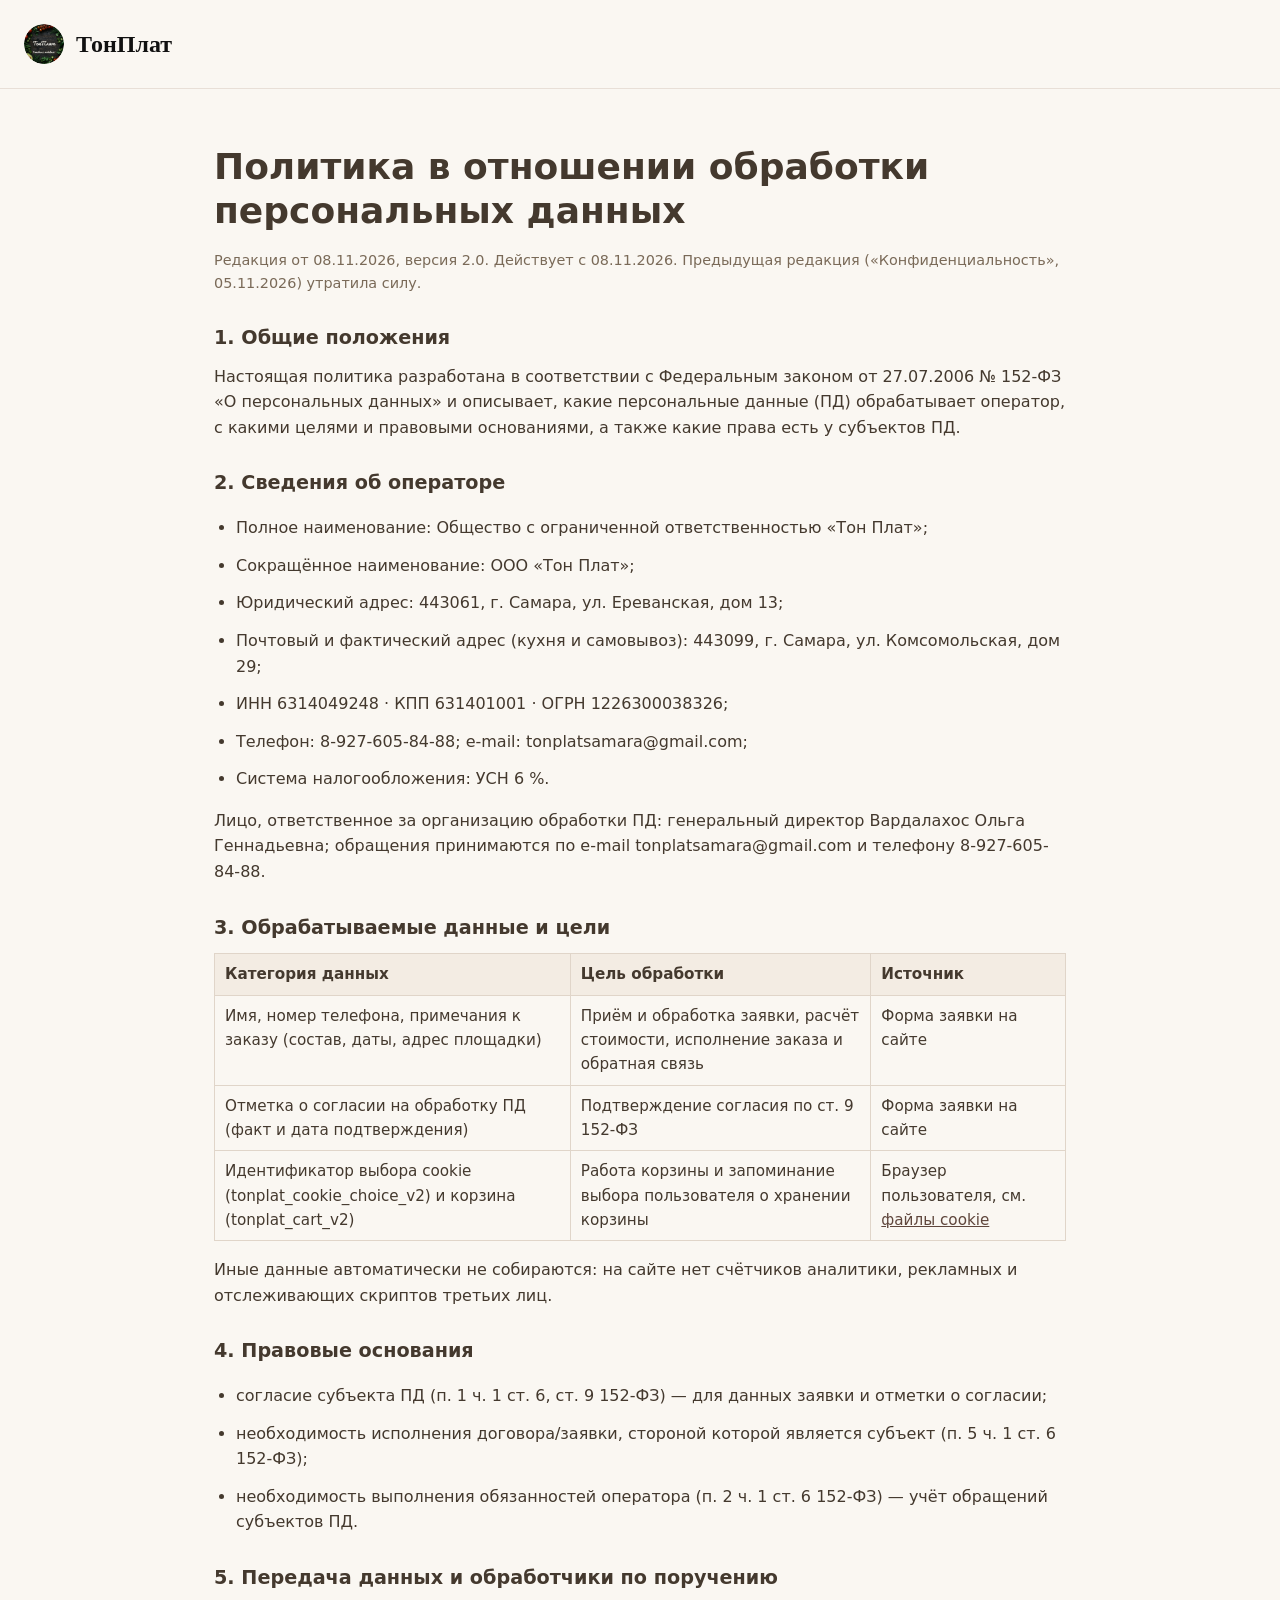
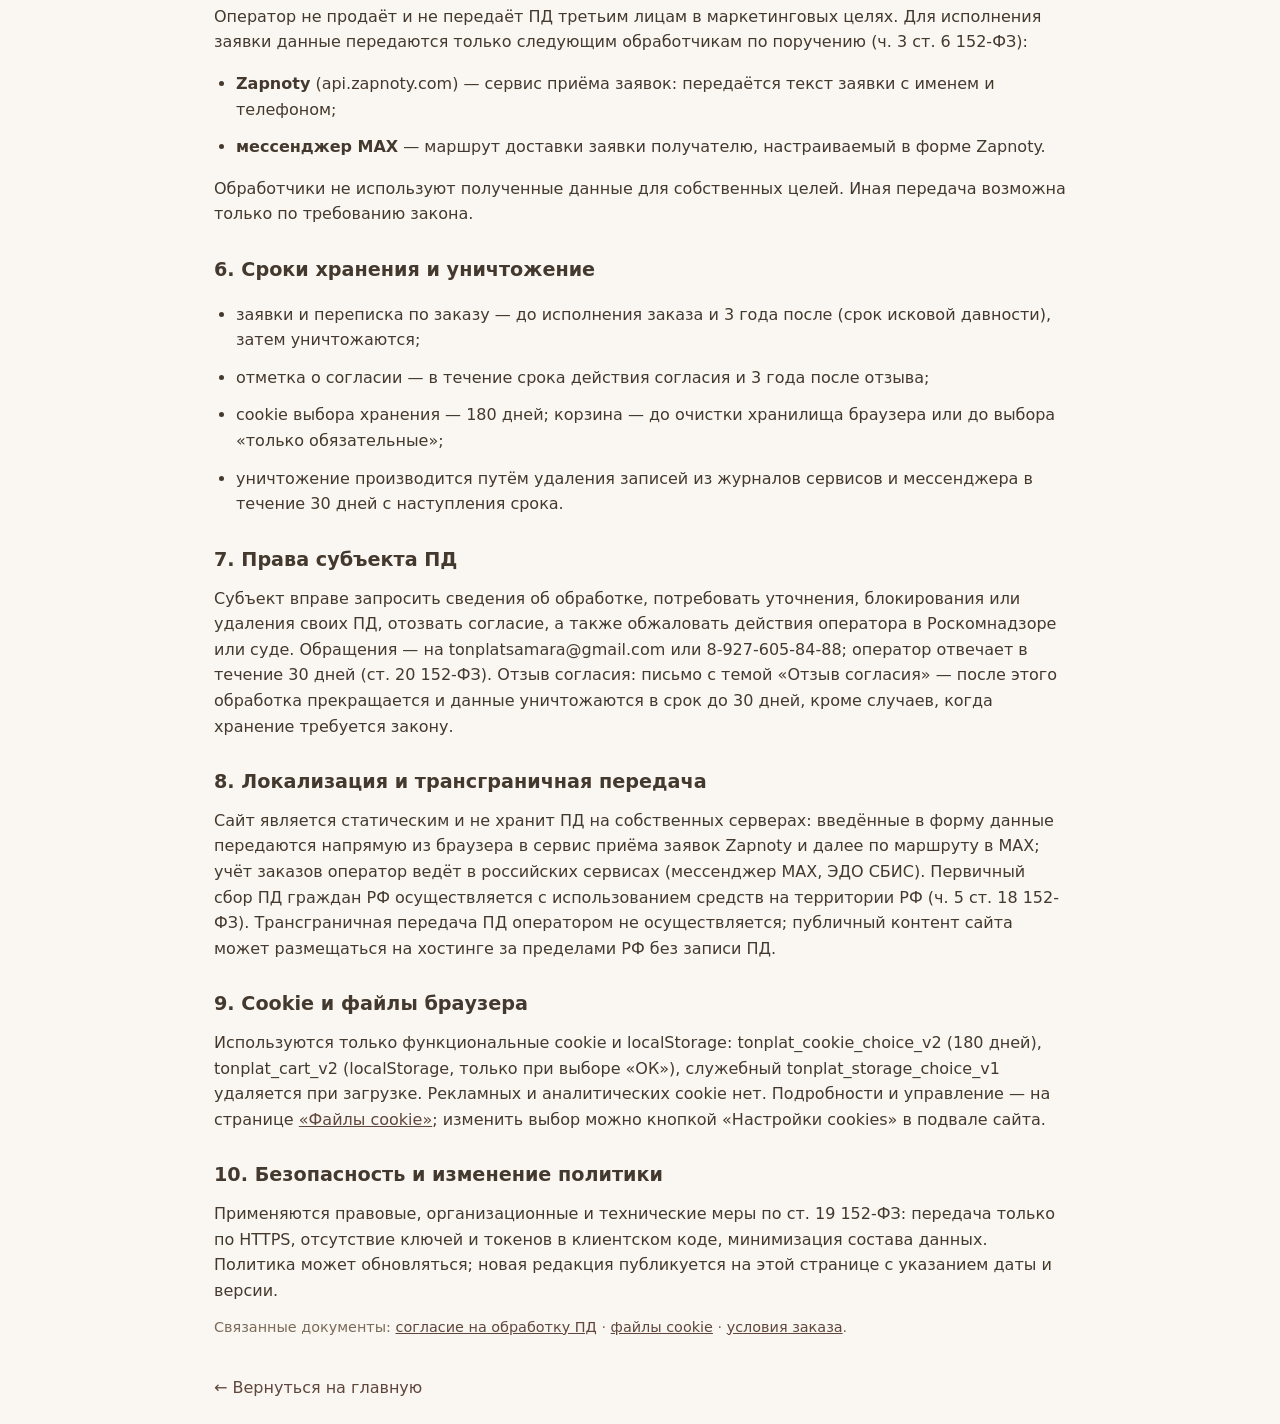
<file: privacy.html>
<!DOCTYPE html>
<html lang="ru">
<head>
  <meta charset="utf-8">
  <meta name="viewport" content="width=device-width, initial-scale=1, viewport-fit=cover">
  <title>Политика в отношении обработки персональных данных — ТонПлат</title>
  <meta name="theme-color" content="#FAF7F2">
  <link rel="icon" type="image/png" sizes="64x64" href="./favicon.png">
  <style>
    * { box-sizing: border-box; }
    html, body { margin: 0; padding: 0; background: #faf7f2; color: #44392e; font-family: system-ui, -apple-system, Segoe UI, Arial, sans-serif; line-height: 1.6; }
    a { color: #5f463c; text-decoration: underline; }
    .container { max-width: 900px; margin: 0 auto; padding: 24px; }
    header { padding: 24px; border-bottom: 1px solid #e8dfd7; margin-bottom: 32px; }
    .brand { display: flex; align-items: center; gap: 12px; text-decoration: none; color: #111; font-weight: 700; font-size: 1.5rem; font-family: 'Trebuchet MS', 'Palatino Linotype', serif; }
    .brand img { width: 40px; height: 40px; border-radius: 50%; }
    h1 { font-size: clamp(1.65rem, 4vw, 2.25rem); line-height: 1.22; margin: 0 0 16px; }
    h2 { font-size: 1.2rem; margin: 28px 0 10px; }
    p, li { margin: 0 0 12px; }
    ul { padding-left: 22px; }
    table { border-collapse: collapse; width: 100%; margin: 0 0 16px; font-size: 0.95rem; }
    th, td { border: 1px solid #e0d5c9; padding: 8px 10px; text-align: left; vertical-align: top; }
    th { background: #f3ece3; }
    .back { display: inline-block; margin-top: 24px; color: #5f463c; text-decoration: none; }
    .back:hover { text-decoration: underline; }
    .meta { color: #7a6a58; font-size: 0.9rem; }
    @media (max-width: 600px) { .container { padding: 16px; } }
  </style>
</head>
<body>
  <header>
    <a class="brand" href="./index.html">
      <img src="./logo.png" width="40" height="40" alt="ТонПлат">
      <span>ТонПлат</span>
    </a>
  </header>
  <div class="container">
    <h1>Политика в отношении обработки персональных данных</h1>
    <p class="meta">Редакция от 08.11.2026, версия 2.0. Действует с 08.11.2026. Предыдущая редакция («Конфиденциальность», 05.11.2026) утратила силу.</p>

    <h2>1. Общие положения</h2>
    <p>Настоящая политика разработана в соответствии с Федеральным законом от 27.07.2006 № 152-ФЗ «О персональных данных» и описывает, какие персональные данные (ПД) обрабатывает оператор, с какими целями и правовыми основаниями, а также какие права есть у субъектов ПД.</p>

    <h2>2. Сведения об операторе</h2>
    <ul>
      <li>Полное наименование: Общество с ограниченной ответственностью «Тон Плат»;</li>
      <li>Сокращённое наименование: ООО «Тон Плат»;</li>
      <li>Юридический адрес: 443061, г. Самара, ул. Ереванская, дом 13;</li>
      <li>Почтовый и фактический адрес (кухня и самовывоз): 443099, г. Самара, ул. Комсомольская, дом 29;</li>
      <li>ИНН 6314049248 · КПП 631401001 · ОГРН 1226300038326;</li>
      <li>Телефон: 8-927-605-84-88; e-mail: tonplatsamara@gmail.com;</li>
      <li>Система налогообложения: УСН 6 %.</li>
    </ul>
    <p>Лицо, ответственное за организацию обработки ПД: генеральный директор Вардалахос Ольга Геннадьевна; обращения принимаются по e-mail tonplatsamara@gmail.com и телефону 8-927-605-84-88.</p>

    <h2>3. Обрабатываемые данные и цели</h2>
    <table>
      <tr><th>Категория данных</th><th>Цель обработки</th><th>Источник</th></tr>
      <tr><td>Имя, номер телефона, примечания к заказу (состав, даты, адрес площадки)</td><td>Приём и обработка заявки, расчёт стоимости, исполнение заказа и обратная связь</td><td>Форма заявки на сайте</td></tr>
      <tr><td>Отметка о согласии на обработку ПД (факт и дата подтверждения)</td><td>Подтверждение согласия по ст. 9 152-ФЗ</td><td>Форма заявки на сайте</td></tr>
      <tr><td>Идентификатор выбора cookie (tonplat_cookie_choice_v2) и корзина (tonplat_cart_v2)</td><td>Работа корзины и запоминание выбора пользователя о хранении корзины</td><td>Браузер пользователя, см. <a href="./cookies.html">файлы cookie</a></td></tr>
    </table>
    <p>Иные данные автоматически не собираются: на сайте нет счётчиков аналитики, рекламных и отслеживающих скриптов третьих лиц.</p>

    <h2>4. Правовые основания</h2>
    <ul>
      <li>согласие субъекта ПД (п. 1 ч. 1 ст. 6, ст. 9 152-ФЗ) — для данных заявки и отметки о согласии;</li>
      <li>необходимость исполнения договора/заявки, стороной которой является субъект (п. 5 ч. 1 ст. 6 152-ФЗ);</li>
      <li>необходимость выполнения обязанностей оператора (п. 2 ч. 1 ст. 6 152-ФЗ) — учёт обращений субъектов ПД.</li>
    </ul>

    <h2>5. Передача данных и обработчики по поручению</h2>
    <p>Оператор не продаёт и не передаёт ПД третьим лицам в маркетинговых целях. Для исполнения заявки данные передаются только следующим обработчикам по поручению (ч. 3 ст. 6 152-ФЗ):</p>
    <ul>
      <li><strong>Zapnoty</strong> (api.zapnoty.com) — сервис приёма заявок: передаётся текст заявки с именем и телефоном;</li>
      <li><strong>мессенджер MAX</strong> — маршрут доставки заявки получателю, настраиваемый в форме Zapnoty.</li>
    </ul>
    <p>Обработчики не используют полученные данные для собственных целей. Иная передача возможна только по требованию закона.</p>

    <h2>6. Сроки хранения и уничтожение</h2>
    <ul>
      <li>заявки и переписка по заказу — до исполнения заказа и 3 года после (срок исковой давности), затем уничтожаются;</li>
      <li>отметка о согласии — в течение срока действия согласия и 3 года после отзыва;</li>
      <li>cookie выбора хранения — 180 дней; корзина — до очистки хранилища браузера или до выбора «только обязательные»;</li>
      <li>уничтожение производится путём удаления записей из журналов сервисов и мессенджера в течение 30 дней с наступления срока.</li>
    </ul>

    <h2>7. Права субъекта ПД</h2>
    <p>Субъект вправе запросить сведения об обработке, потребовать уточнения, блокирования или удаления своих ПД, отозвать согласие, а также обжаловать действия оператора в Роскомнадзоре или суде. Обращения — на tonplatsamara@gmail.com или 8-927-605-84-88; оператор отвечает в течение 30 дней (ст. 20 152-ФЗ). Отзыв согласия: письмо с темой «Отзыв согласия» — после этого обработка прекращается и данные уничтожаются в срок до 30 дней, кроме случаев, когда хранение требуется закону.</p>

    <h2>8. Локализация и трансграничная передача</h2>
    <p>Сайт является статическим и не хранит ПД на собственных серверах: введённые в форму данные передаются напрямую из браузера в сервис приёма заявок Zapnoty и далее по маршруту в MAX; учёт заказов оператор ведёт в российских сервисах (мессенджер MAX, ЭДО СБИС). Первичный сбор ПД граждан РФ осуществляется с использованием средств на территории РФ (ч. 5 ст. 18 152-ФЗ). Трансграничная передача ПД оператором не осуществляется; публичный контент сайта может размещаться на хостинге за пределами РФ без записи ПД.</p>

    <h2>9. Cookie и файлы браузера</h2>
    <p>Используются только функциональные cookie и localStorage: tonplat_cookie_choice_v2 (180 дней), tonplat_cart_v2 (localStorage, только при выборе «ОК»), служебный tonplat_storage_choice_v1 удаляется при загрузке. Рекламных и аналитических cookie нет. Подробности и управление — на странице <a href="./cookies.html">«Файлы cookie»</a>; изменить выбор можно кнопкой «Настройки cookies» в подвале сайта.</p>

    <h2>10. Безопасность и изменение политики</h2>
    <p>Применяются правовые, организационные и технические меры по ст. 19 152-ФЗ: передача только по HTTPS, отсутствие ключей и токенов в клиентском коде, минимизация состава данных. Политика может обновляться; новая редакция публикуется на этой странице с указанием даты и версии.</p>

    <p class="meta">Связанные документы: <a href="./consent.html">согласие на обработку ПД</a> · <a href="./cookies.html">файлы cookie</a> · <a href="./terms.html">условия заказа</a>.</p>
    <a class="back" href="./index.html">← Вернуться на главную</a>
  </div>
</body>
</html>
</file>
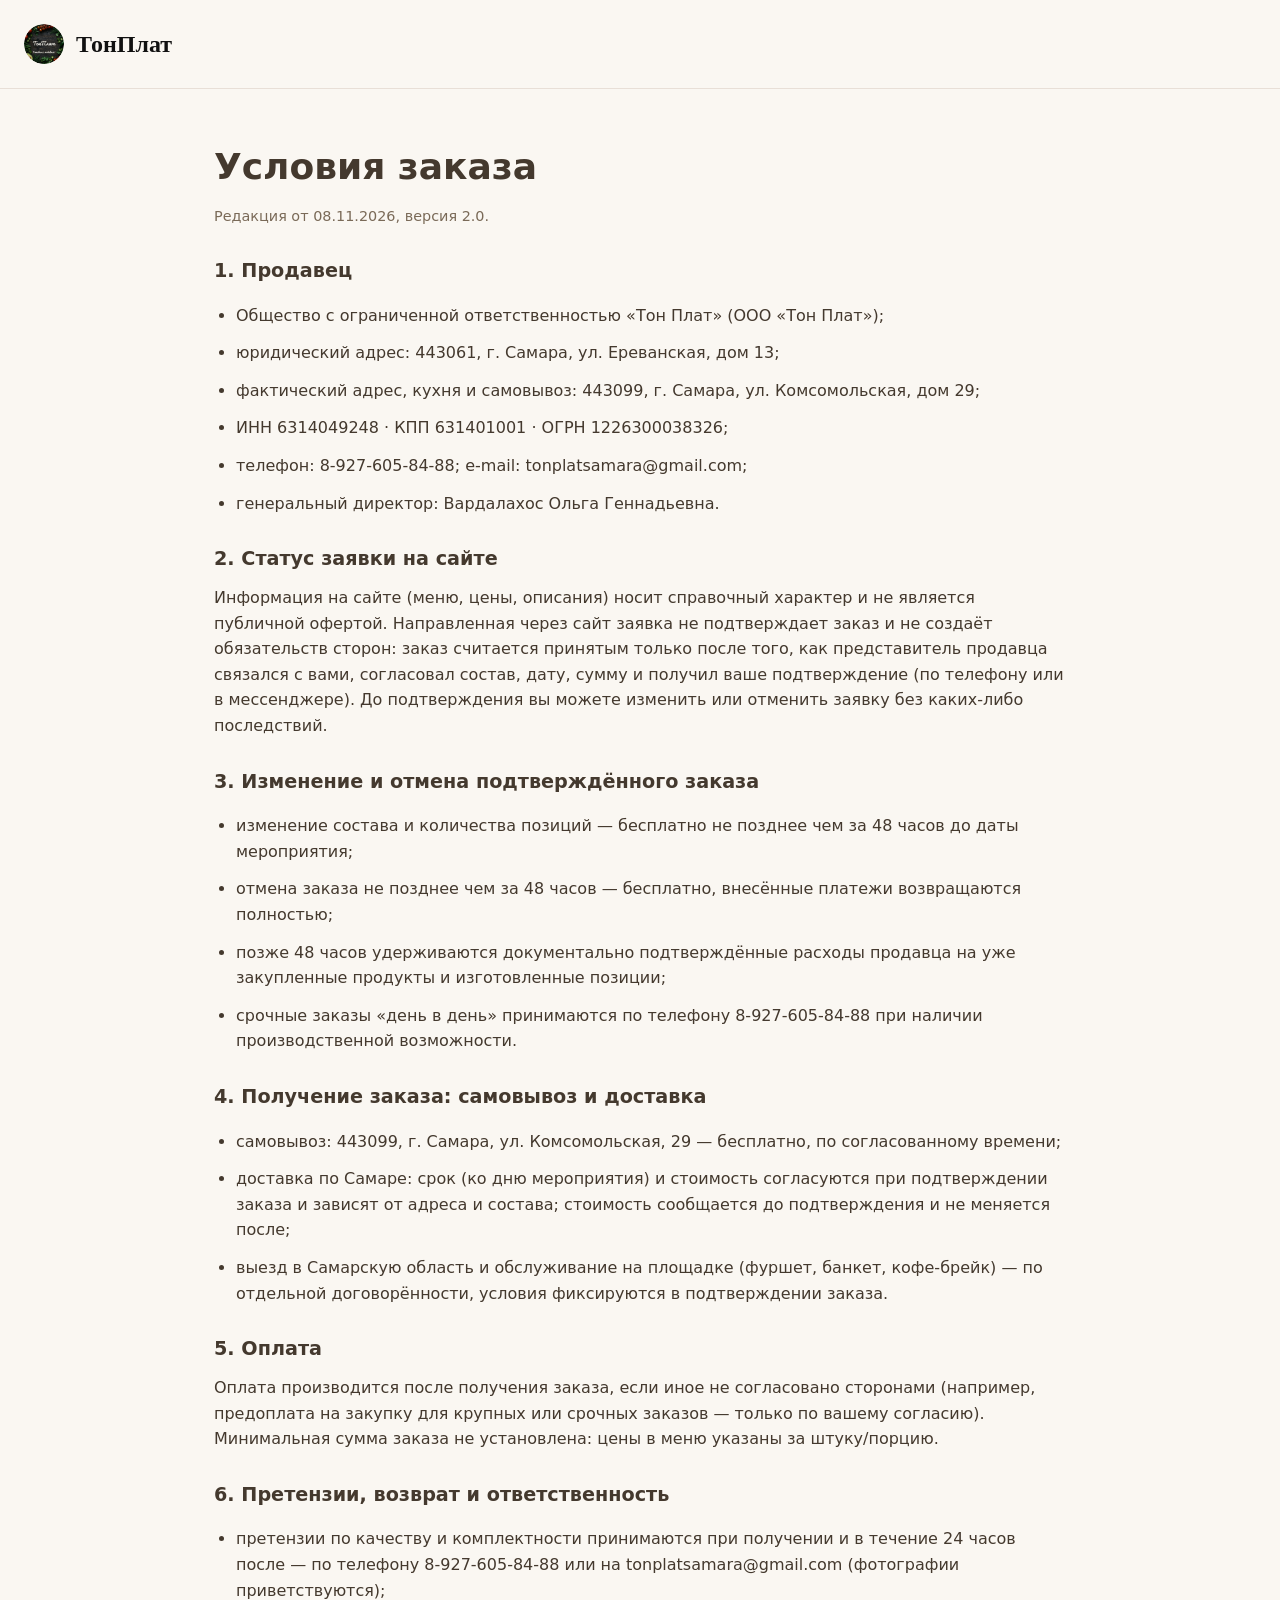
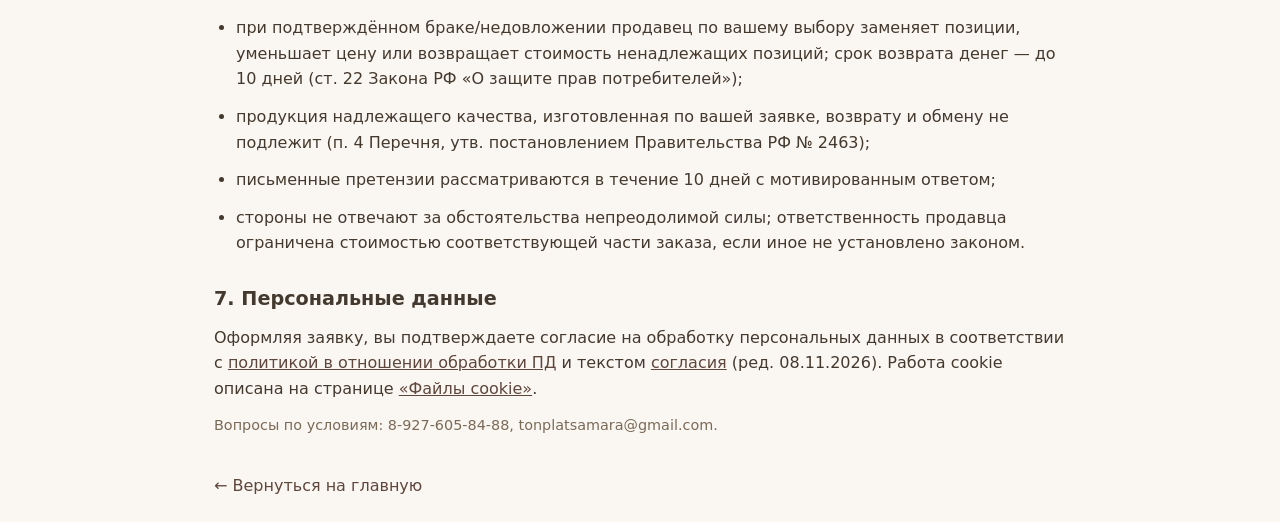
<file: terms.html>
<!DOCTYPE html>
<html lang="ru">
<head>
  <meta charset="utf-8">
  <meta name="viewport" content="width=device-width, initial-scale=1, viewport-fit=cover">
  <title>Условия заказа — ТонПлат</title>
  <meta name="theme-color" content="#FAF7F2">
  <link rel="icon" type="image/png" sizes="64x64" href="./favicon.png">
  <style>
    * { box-sizing: border-box; }
    html, body { margin: 0; padding: 0; background: #faf7f2; color: #44392e; font-family: system-ui, -apple-system, Segoe UI, Arial, sans-serif; line-height: 1.6; }
    a { color: #5f463c; text-decoration: underline; }
    .container { max-width: 900px; margin: 0 auto; padding: 24px; }
    header { padding: 24px; border-bottom: 1px solid #e8dfd7; margin-bottom: 32px; }
    .brand { display: flex; align-items: center; gap: 12px; text-decoration: none; color: #111; font-weight: 700; font-size: 1.5rem; font-family: 'Trebuchet MS', 'Palatino Linotype', serif; }
    .brand img { width: 40px; height: 40px; border-radius: 50%; }
    h1 { font-size: clamp(1.65rem, 4vw, 2.25rem); line-height: 1.22; margin: 0 0 16px; }
    h2 { font-size: 1.2rem; margin: 28px 0 10px; }
    p, li { margin: 0 0 12px; }
    ul { padding-left: 22px; }
    .back { display: inline-block; margin-top: 24px; color: #5f463c; text-decoration: none; }
    .back:hover { text-decoration: underline; }
    .meta { color: #7a6a58; font-size: 0.9rem; }
    @media (max-width: 600px) { .container { padding: 16px; } }
  </style>
</head>
<body>
  <header>
    <a class="brand" href="./index.html">
      <img src="./logo.png" width="40" height="40" alt="ТонПлат">
      <span>ТонПлат</span>
    </a>
  </header>
  <div class="container">
    <h1>Условия заказа</h1>
    <p class="meta">Редакция от 08.11.2026, версия 2.0.</p>

    <h2>1. Продавец</h2>
    <ul>
      <li>Общество с ограниченной ответственностью «Тон Плат» (ООО «Тон Плат»);</li>
      <li>юридический адрес: 443061, г. Самара, ул. Ереванская, дом 13;</li>
      <li>фактический адрес, кухня и самовывоз: 443099, г. Самара, ул. Комсомольская, дом 29;</li>
      <li>ИНН 6314049248 · КПП 631401001 · ОГРН 1226300038326;</li>
      <li>телефон: 8-927-605-84-88; e-mail: tonplatsamara@gmail.com;</li>
      <li>генеральный директор: Вардалахос Ольга Геннадьевна.</li>
    </ul>

    <h2>2. Статус заявки на сайте</h2>
    <p>Информация на сайте (меню, цены, описания) носит справочный характер и не является публичной офертой. Направленная через сайт заявка не подтверждает заказ и не создаёт обязательств сторон: заказ считается принятым только после того, как представитель продавца связался с вами, согласовал состав, дату, сумму и получил ваше подтверждение (по телефону или в мессенджере). До подтверждения вы можете изменить или отменить заявку без каких-либо последствий.</p>

    <h2>3. Изменение и отмена подтверждённого заказа</h2>
    <ul>
      <li>изменение состава и количества позиций — бесплатно не позднее чем за 48 часов до даты мероприятия;</li>
      <li>отмена заказа не позднее чем за 48 часов — бесплатно, внесённые платежи возвращаются полностью;</li>
      <li>позже 48 часов удерживаются документально подтверждённые расходы продавца на уже закупленные продукты и изготовленные позиции;</li>
      <li>срочные заказы «день в день» принимаются по телефону 8-927-605-84-88 при наличии производственной возможности.</li>
    </ul>

    <h2>4. Получение заказа: самовывоз и доставка</h2>
    <ul>
      <li>самовывоз: 443099, г. Самара, ул. Комсомольская, 29 — бесплатно, по согласованному времени;</li>
      <li>доставка по Самаре: срок (ко дню мероприятия) и стоимость согласуются при подтверждении заказа и зависят от адреса и состава; стоимость сообщается до подтверждения и не меняется после;</li>
      <li>выезд в Самарскую область и обслуживание на площадке (фуршет, банкет, кофе-брейк) — по отдельной договорённости, условия фиксируются в подтверждении заказа.</li>
    </ul>

    <h2>5. Оплата</h2>
    <p>Оплата производится после получения заказа, если иное не согласовано сторонами (например, предоплата на закупку для крупных или срочных заказов — только по вашему согласию). Минимальная сумма заказа не установлена: цены в меню указаны за штуку/порцию.</p>

    <h2>6. Претензии, возврат и ответственность</h2>
    <ul>
      <li>претензии по качеству и комплектности принимаются при получении и в течение 24 часов после — по телефону 8-927-605-84-88 или на tonplatsamara@gmail.com (фотографии приветствуются);</li>
      <li>при подтверждённом браке/недовложении продавец по вашему выбору заменяет позиции, уменьшает цену или возвращает стоимость ненадлежащих позиций; срок возврата денег — до 10 дней (ст. 22 Закона РФ «О защите прав потребителей»);</li>
      <li>продукция надлежащего качества, изготовленная по вашей заявке, возврату и обмену не подлежит (п. 4 Перечня, утв. постановлением Правительства РФ № 2463);</li>
      <li>письменные претензии рассматриваются в течение 10 дней с мотивированным ответом;</li>
      <li>стороны не отвечают за обстоятельства непреодолимой силы; ответственность продавца ограничена стоимостью соответствующей части заказа, если иное не установлено законом.</li>
    </ul>

    <h2>7. Персональные данные</h2>
    <p>Оформляя заявку, вы подтверждаете согласие на обработку персональных данных в соответствии с <a href="./privacy.html">политикой в отношении обработки ПД</a> и текстом <a href="./consent.html">согласия</a> (ред. 08.11.2026). Работа cookie описана на странице <a href="./cookies.html">«Файлы cookie»</a>.</p>

    <p class="meta">Вопросы по условиям: 8-927-605-84-88, tonplatsamara@gmail.com.</p>
    <a class="back" href="./index.html">← Вернуться на главную</a>
  </div>
</body>
</html>
</file>
<file: tokens.css>
/* ==========================================================================
   ТонПлат · Design System Tokens (Soft Warm Pastel Catering Website)
   All assets sit in the single flat root folder (./...) with zero subfolders.
   Follows jakubkrehel/skills (two-tier tokens, WCAG AA contrast, concentric radii).
   ========================================================================== */

:root {
  /* ------------------------------------------------------------------------
     1. Soft Warm Pastel Ramp (Alabaster, Oat Linen, Menu Cream, Sage & Cocoa)
     ------------------------------------------------------------------------ */
  --pastel-porcelain: #FFFEFC;
  --pastel-alabaster: #FAF7F2;
  --pastel-menu-cream: #F7F3E7; /* Matches die-cut corner badges 01..94 seamlessly */
  --pastel-linen: #F3ECE2;
  --pastel-champagne: #ECE2D2;
  --pastel-sand-hover: #E4D7C3;

  --pastel-sage-bg: #EAF1EB;
  --pastel-sage-text: #35523A;  /* 7.56:1 WCAG AA */

  --pastel-blush-bg: #FCEEEE;
  --pastel-blush-text: #8A2424;

  --line-soft: #E5DDD0;
  --line-gold: #D3C3AB;
  --line-input: #9B8878;        /* 3.39:1 >= 3:1 control border contrast */

  --cocoa-primary: #6B4C35;     /* Warm soft roasted cocoa CTA (7.63:1) */
  --cocoa-hover: #563B28;
  --bronze-price: #7A5835;      /* Antique warm bronze price (5.78:1) */
  --taupe-muted: #685649;       /* Warm cocoa-taupe secondary ink (5.94:1) */
  --ink-charcoal: #2A201A;      /* Warm espresso ink (14.89:1, zero harsh black) */

  /* ------------------------------------------------------------------------
     2. Semantic Role Tokens
     ------------------------------------------------------------------------ */
  --color-bg-page: var(--pastel-alabaster);
  --color-bg-band: var(--pastel-linen);
  --color-bg-menu: var(--pastel-menu-cream);
  --color-bg-surface: var(--pastel-porcelain);
  --color-bg-subtle: var(--pastel-champagne);
  --color-bg-hover: var(--pastel-sand-hover);
  --color-bg-header: rgba(250, 247, 242, 0.94);

  --color-text-primary: var(--ink-charcoal);
  --color-text-secondary: var(--taupe-muted);
  --color-text-price: var(--bronze-price);

  --color-accent-solid: var(--cocoa-primary);
  --color-accent-solid-hover: var(--cocoa-hover);
  --color-accent-on-solid: #FFFDF9;

  --color-badge-sage-bg: var(--pastel-sage-bg);
  --color-badge-sage-text: var(--pastel-sage-text);

  --color-border-subtle: var(--line-soft);
  --color-border-accent: var(--line-gold);
  --color-border-input: var(--line-input);

  --color-status-err-bg: var(--pastel-blush-bg);
  --color-status-err-text: var(--pastel-blush-text);

  --color-scrim: rgba(42, 32, 26, 0.44);
  --color-selection-bg: var(--pastel-champagne);
  --color-selection-text: var(--ink-charcoal);

  /* ------------------------------------------------------------------------
     3. Soft Airy Elevation & Image Outline (better-ui)
     ------------------------------------------------------------------------ */
  --shadow-card:
    0px 0px 0px 1px oklch(0 0 0 / 0.05),
    0px 4px 16px -4px oklch(0 0 0 / 0.05);
  --shadow-floating:
    0px 0px 0px 1px oklch(0 0 0 / 0.08),
    0px 14px 36px -8px rgba(42, 32, 26, 0.2);
  --image-outline: oklch(0 0 0 / 0.08);

  /* ------------------------------------------------------------------------
     4. Typography Scale & Concentric Radii
     ------------------------------------------------------------------------ */
  --font-display: Georgia, 'Times New Roman', serif;
  --font-sans: -apple-system, BlinkMacSystemFont, 'Segoe UI', Roboto, sans-serif;

  --text-2xs: 0.6875rem;
  --text-xs: 0.75rem;
  --text-sm: 0.875rem;
  --text-base: 1rem;
  --text-lg: 1.125rem;
  --text-h2: clamp(1.875rem, 3.6vw, 2.75rem);
  --text-h1: clamp(2.25rem, 4.6vw, 3.625rem);

  --radius-sm: 8px;
  --radius-md: 12px;
  --radius-lg: 18px;
  --radius-xl: 24px;
  --radius-pill: 999px;

  --ease-ui: cubic-bezier(0.2, 0, 0, 1);
  --header-height: 74px;
  --scroll-offset: 136px;
}
</file>
<file: styles.css>
/* ==========================================================================
   ТонПлат · Pastel Modern Catering Website Stylesheet
   Real airy multi-section website in soft warm pastel colors inspired by the
   Ton Plat menu, paired with an effortless 1-screen «Собрать стол» checkout.
   ========================================================================== */

*,
*::before,
*::after {
  box-sizing: border-box;
}

html {
  font-size: 16px;
  scroll-behavior: smooth;
  scroll-padding-block-start: var(--scroll-offset);
  -webkit-font-smoothing: antialiased;
  -moz-osx-font-smoothing: grayscale;
  text-size-adjust: 100%;
}

@media (prefers-reduced-motion: reduce) {
  html {
    scroll-behavior: auto;
  }
}

body {
  margin: 0;
  width: 100%;
  background-color: var(--color-bg-page);
  color: var(--color-text-primary);
  font-family: var(--font-sans);
  font-size: var(--text-base);
  line-height: 1.55;
  text-align: start;
  overflow-x: clip;
}

::selection {
  background-color: var(--color-selection-bg);
  color: var(--color-selection-text);
}

img {
  display: block;
  max-width: 100%;
  height: auto;
}

.content-photo {
  outline: 1px solid var(--image-outline);
  outline-offset: -1px;
}

svg {
  display: block;
  flex-shrink: 0;
}

button,
input,
select,
textarea {
  font-family: inherit;
}

button,
a,
summary,
[role="button"] {
  -webkit-tap-highlight-color: transparent;
}

:focus-visible {
  outline: 2px solid var(--color-accent-solid);
  outline-offset: 2px;
}

.sr-only {
  position: absolute;
  width: 1px;
  height: 1px;
  padding: 0;
  margin: -1px;
  overflow: hidden;
  clip-path: inset(50%);
  white-space: nowrap;
  border: 0;
}

.skip-link {
  position: fixed;
  inset-block-start: 10px;
  inset-inline-start: 10px;
  z-index: 900;
  padding: 10px 16px;
  border-radius: var(--radius-sm);
  background-color: var(--color-accent-solid);
  color: var(--color-accent-on-solid);
  font-size: var(--text-sm);
  font-weight: 600;
  text-decoration: none;
  transform: translateY(-220%);
  transition-property: transform;
  transition-duration: 150ms;
  transition-timing-function: ease-out;
}

.skip-link:focus {
  transform: translateY(0);
}

[data-tabular] {
  font-variant-numeric: lining-nums tabular-nums;
}

.container {
  width: 100%;
  max-width: 1200px;
  margin-inline: auto;
  padding-inline: clamp(16px, 4vw, 40px);
}

/* Alternating Soft Pastel Website Bands */
.section-alabaster {
  background-color: var(--color-bg-page);
  padding-block: clamp(52px, 6.5vw, 88px);
}

.section-pastel-linen {
  background-color: var(--color-bg-band);
  padding-block: clamp(52px, 6.5vw, 88px);
  border-block: 1px solid var(--color-border-subtle);
}

.section-menu-cream {
  background-color: var(--color-bg-menu);
  padding-block: clamp(44px, 6vw, 84px);
}

/* Classical Section Header inspired by the Ton Plat Menu */
.section-head {
  max-width: 68ch;
  margin: 0 auto clamp(32px, 4.5vw, 48px);
  text-align: center;
}

.overline-tag {
  display: inline-flex;
  align-items: center;
  gap: 8px;
  margin: 0 0 10px;
  font-size: var(--text-xs);
  font-weight: 600;
  letter-spacing: 0.16em;
  text-transform: uppercase;
  color: var(--color-text-price);
}

.section-title {
  margin: 0;
  font-family: var(--font-display);
  font-size: var(--text-h2);
  font-weight: 600;
  line-height: 1.14;
  letter-spacing: -0.01em;
  color: var(--color-text-primary);
  text-wrap: balance;
}

.section-lead {
  margin: 12px auto 0;
  max-width: 58ch;
  font-size: var(--text-base);
  line-height: 1.55;
  color: var(--color-text-secondary);
  text-wrap: pretty;
}

/* Signature Delicate Gold-Sand Ornament: ────── ◇ ────── */
.menu-ornament {
  display: flex;
  align-items: center;
  justify-content: center;
  gap: 12px;
  width: min(220px, 68%);
  margin: 16px auto 0;
}

.menu-ornament::before,
.menu-ornament::after {
  content: "";
  flex: 1;
  height: 1px;
  background-color: var(--color-border-accent);
}

.menu-diamond {
  width: 8px;
  height: 8px;
  border: 1px solid var(--color-border-accent);
  transform: rotate(45deg);
  flex-shrink: 0;
}

/* ==========================================================================
   Buttons & Tactile Press Feedback (better-ui)
   ========================================================================== */
.btn {
  display: inline-flex;
  align-items: center;
  justify-content: center;
  gap: 8px;
  min-height: 44px;
  padding-block: 10px;
  padding-inline: 20px;
  border-radius: var(--radius-md);
  border: 1px solid transparent;
  font-size: var(--text-sm);
  font-weight: 600;
  line-height: 1.2;
  white-space: nowrap;
  text-decoration: none;
  cursor: pointer;
  transition-property: background-color, color, border-color, opacity, scale;
  transition-duration: 150ms;
  transition-timing-function: ease-out;
}

@media (max-width: 420px) {
  .btn {
    white-space: normal;
    text-align: center;
    padding-inline: 14px;
  }
}

@media (prefers-reduced-motion: no-preference) {
  .btn:not(:disabled):active,
  .icon-btn:not(:disabled):active,
  .stepper-btn:not(:disabled):active,
  .cat-pill:not(:disabled):active,
  .tag-chip:not(:disabled):active {
    scale: 0.96;
  }
}

.btn:disabled {
  opacity: 0.5;
  cursor: not-allowed;
}

.btn-icon-start {
  padding-inline-start: 16px;
  padding-inline-end: 20px;
}

.btn-primary {
  background-color: var(--color-accent-solid);
  color: var(--color-accent-on-solid);
}

.btn-pastel {
  background-color: var(--color-bg-subtle);
  color: var(--color-text-primary);
  border-color: var(--color-border-accent);
}

.btn-outline {
  background-color: var(--color-bg-surface);
  color: var(--color-text-primary);
  border-color: var(--color-border-accent);
}

@media (hover: hover) {
  .btn-primary:not(:disabled):hover {
    background-color: var(--color-accent-solid-hover);
  }
  .btn-pastel:not(:disabled):hover,
  .btn-outline:not(:disabled):hover {
    background-color: var(--color-bg-hover);
  }
}

.icon-btn {
  display: inline-flex;
  align-items: center;
  justify-content: center;
  width: 38px;
  height: 38px;
  padding: 0;
  border-radius: var(--radius-sm);
  border: 1px solid var(--color-border-subtle);
  background-color: var(--color-bg-surface);
  color: var(--color-text-primary);
  cursor: pointer;
  transition-property: background-color, scale;
  transition-duration: 150ms;
  transition-timing-function: ease-out;
}

@media (hover: hover) {
  .icon-btn:hover {
    background-color: var(--color-bg-subtle);
  }
}

/* ==========================================================================
   Sticky Light Pastel Header
   ========================================================================== */
.site-header {
  position: sticky;
  inset-block-start: 0;
  z-index: 400;
  background-color: var(--color-bg-header);
  backdrop-filter: blur(12px);
  -webkit-backdrop-filter: blur(12px);
  border-block-end: 1px solid var(--color-border-subtle);
}

.header-inner {
  min-height: var(--header-height);
  display: flex;
  align-items: center;
  justify-content: space-between;
  gap: 14px;
}

.brand-link {
  display: inline-flex;
  align-items: center;
  gap: 12px;
  flex-shrink: 0;
  color: var(--color-text-primary);
  text-decoration: none;
}

.brand-logo {
  width: 48px;
  height: 48px;
  border-radius: 50%;
  flex-shrink: 0;
}

.brand-name {
  display: block;
  font-family: var(--font-display);
  font-size: 1.5rem;
  font-weight: 700;
  line-height: 1.05;
  letter-spacing: -0.01em;
}

.brand-tagline {
  display: block;
  font-size: var(--text-xs);
  color: var(--color-text-secondary);
  white-space: nowrap;
}

.main-nav {
  display: flex;
  align-items: center;
  gap: 4px;
}

.nav-link {
  padding: 8px 12px;
  border-radius: var(--radius-sm);
  color: var(--color-text-secondary);
  font-size: var(--text-sm);
  font-weight: 500;
  white-space: nowrap;
  text-decoration: none;
  transition-property: background-color, color;
  transition-duration: 120ms;
  transition-timing-function: ease-out;
}

@media (hover: hover) {
  .nav-link:hover {
    background-color: var(--color-bg-subtle);
    color: var(--color-text-primary);
  }
}

.header-actions {
  display: flex;
  align-items: center;
  gap: 14px;
  flex-shrink: 0;
}

.header-phone {
  display: flex;
  flex-direction: column;
  align-items: flex-end;
  color: var(--color-text-primary);
  text-decoration: none;
}

.header-phone-num {
  font-size: var(--text-sm);
  font-weight: 700;
  font-variant-numeric: lining-nums tabular-nums;
}

.header-phone-sub {
  font-size: 0.6875rem;
  color: var(--color-badge-sage-text);
}

.count-pill {
  display: inline-flex;
  align-items: center;
  justify-content: center;
  min-width: 22px;
  height: 22px;
  padding-inline: 6px;
  border-radius: var(--radius-pill);
  background-color: rgba(255, 253, 249, 0.22);
  color: var(--color-accent-on-solid);
  font-size: var(--text-xs);
  font-weight: 700;
  font-variant-numeric: lining-nums tabular-nums;
}

.count-pill[hidden] {
  display: none;
}

@media (max-width: 1080px) {
  .main-nav {
    display: none;
  }
}

@media (max-width: 680px) {
  .header-phone {
    display: none;
  }
  .brand-tagline {
    display: none;
  }
}

@media (max-width: 390px) {
  .brand-logo {
    width: 38px;
    height: 38px;
  }
  .brand-name {
    font-size: 1.25rem;
  }
  .header-inner {
    gap: 8px;
  }
}

/* ==========================================================================
   Hero Section — Airy 2-Column Modern Pastel Website Hero
   ========================================================================== */
.hero-section {
  padding-block: clamp(32px, 5vw, 68px) clamp(48px, 6vw, 80px);
  background: linear-gradient(180deg, var(--pastel-alabaster) 0%, var(--pastel-linen) 100%);
  border-block-end: 1px solid var(--color-border-subtle);
}

.hero-grid {
  display: grid;
  grid-template-columns: minmax(0, 1.05fr) minmax(0, 0.95fr);
  gap: clamp(28px, 4vw, 56px);
  align-items: center;
}

@media (max-width: 920px) {
  .hero-grid {
    grid-template-columns: minmax(0, 1fr);
  }
}

.sage-pill {
  display: inline-flex;
  align-items: center;
  gap: 8px;
  padding: 6px 14px;
  border-radius: var(--radius-pill);
  background-color: var(--color-badge-sage-bg);
  color: var(--color-badge-sage-text);
  font-size: var(--text-xs);
  font-weight: 600;
  margin-block-end: 18px;
}

.hero-title {
  margin: 0;
  font-family: var(--font-display);
  font-size: var(--text-h1);
  font-weight: 600;
  line-height: 1.08;
  letter-spacing: -0.015em;
  color: var(--color-text-primary);
  text-wrap: balance;
}

.hero-lead {
  margin: 18px 0 28px;
  max-width: 54ch;
  font-size: var(--text-lg);
  line-height: 1.55;
  color: var(--color-text-secondary);
  text-wrap: pretty;
}

.hero-cta-row {
  display: flex;
  flex-wrap: wrap;
  gap: 12px;
}

@media (max-width: 480px) {
  .hero-cta-row .btn {
    width: 100%;
  }
}

.hero-trust-grid {
  display: grid;
  grid-template-columns: repeat(2, minmax(0, 1fr));
  gap: 14px 20px;
  margin-block-start: 32px;
  padding-block-start: 24px;
  border-block-start: 1px solid var(--color-border-accent);
}

@media (max-width: 460px) {
  .hero-trust-grid {
    grid-template-columns: minmax(0, 1fr);
  }
}

.trust-item-val {
  display: block;
  font-family: var(--font-display);
  font-size: 1.3125rem;
  font-weight: 600;
  color: var(--color-text-price);
  font-variant-numeric: lining-nums tabular-nums;
}

.trust-item-label {
  display: block;
  font-size: var(--text-xs);
  line-height: 1.4;
  color: var(--color-text-secondary);
}

/* Pastel Double-Hairline Framed Hero Photo */
.hero-visual-frame {
  position: relative;
  padding: 12px;
  border-radius: var(--radius-xl);
  background-color: var(--color-bg-surface);
  border: 1px solid var(--color-border-accent);
  box-shadow: var(--shadow-card);
}

.hero-visual-photo {
  border-radius: calc(var(--radius-xl) - 10px);
  overflow: hidden;
  aspect-ratio: 4 / 3;
}

.hero-visual-photo img {
  width: 100%;
  height: 100%;
  object-fit: cover;
}

.hero-floating-card {
  display: flex;
  align-items: center;
  gap: 12px;
  margin-block-start: 12px;
  padding: 10px 14px;
  border-radius: calc(var(--radius-xl) - 10px);
  background-color: var(--color-bg-page);
  border: 1px solid var(--color-border-subtle);
}

.hero-floating-logo {
  width: 42px;
  height: 42px;
  border-radius: 50%;
  flex-shrink: 0;
}

/* ==========================================================================
   Ready Sets Section — One-Click Balanced Table Builder (#sets)
   ========================================================================== */
.guest-bar-wrap {
  display: flex;
  flex-wrap: wrap;
  align-items: center;
  justify-content: center;
  gap: 12px 18px;
  padding: 14px 20px;
  margin: 0 auto 28px;
  max-width: fit-content;
  border-radius: var(--radius-lg);
  background-color: var(--color-bg-surface);
  border: 1px solid var(--color-border-accent);
  box-shadow: var(--shadow-card);
}

.guest-quick-chips {
  display: flex;
  flex-wrap: wrap;
  gap: 6px;
}

.presets-grid {
  display: grid;
  grid-template-columns: repeat(3, minmax(0, 1fr));
  gap: 20px;
}

@media (max-width: 920px) {
  .presets-grid {
    grid-template-columns: minmax(0, 1fr);
  }
}

.preset-card {
  display: flex;
  flex-direction: column;
  justify-content: space-between;
  gap: 18px;
  padding: 22px;
  border-radius: var(--radius-lg);
  background-color: var(--color-bg-surface);
  border: 1px solid var(--color-border-subtle);
  box-shadow: var(--shadow-card);
}

.preset-thumbs {
  display: grid;
  grid-template-columns: repeat(4, minmax(0, 1fr));
  gap: 6px;
  margin-block-end: 14px;
}

.preset-thumbs img {
  width: 100%;
  aspect-ratio: 4 / 3;
  object-fit: cover;
  border-radius: 6px;
}

.preset-title {
  margin: 0;
  font-family: var(--font-display);
  font-size: 1.5rem;
  font-weight: 600;
}

.preset-meta-badge {
  display: inline-block;
  margin-block-start: 4px;
  padding: 3px 10px;
  border-radius: var(--radius-pill);
  background-color: var(--color-bg-subtle);
  color: var(--color-text-price);
  font-size: var(--text-xs);
  font-weight: 600;
  font-variant-numeric: lining-nums tabular-nums;
}

.preset-desc {
  margin: 10px 0 0;
  font-size: var(--text-sm);
  line-height: 1.5;
  color: var(--color-text-secondary);
}

.preset-foot {
  display: flex;
  align-items: center;
  justify-content: space-between;
  gap: 12px;
  padding-block-start: 14px;
  border-block-start: 1px solid var(--color-border-subtle);
}

.preset-price {
  font-family: var(--font-display);
  font-size: 1.625rem;
  font-weight: 600;
  color: var(--color-text-price);
  font-variant-numeric: lining-nums tabular-nums;
}

/* ==========================================================================
   Sticky Category Index & Filter Bar + Menu Chapters (#menu)
   ========================================================================== */
.sticky-menu-bar {
  position: sticky;
  inset-block-start: var(--header-height);
  z-index: 320;
  padding-block: 10px;
  margin-block-end: 24px;
  background-color: rgba(247, 243, 231, 0.95);
  backdrop-filter: blur(10px);
  -webkit-backdrop-filter: blur(10px);
  border-block: 1px solid var(--color-border-accent);
}

.cat-scroller-wrap {
  position: relative;
}

.cat-scroller-wrap::after {
  content: "";
  position: absolute;
  inset-block: 0;
  inset-inline-end: 0;
  width: 28px;
  background: linear-gradient(to left, var(--color-bg-menu), transparent);
  pointer-events: none;
}

.cat-scroller {
  display: flex;
  align-items: center;
  gap: 6px;
  overflow-x: auto;
  padding-inline-end: 28px;
  scrollbar-width: none;
}

.cat-scroller::-webkit-scrollbar {
  display: none;
}

.cat-pill {
  display: inline-flex;
  align-items: center;
  gap: 6px;
  min-height: 36px;
  padding: 6px 14px;
  border-radius: var(--radius-pill);
  border: 1px solid var(--color-border-accent);
  background-color: var(--color-bg-surface);
  color: var(--color-text-primary);
  font-size: var(--text-xs);
  font-weight: 600;
  white-space: nowrap;
  cursor: pointer;
  flex-shrink: 0;
  transition-property: background-color, color, border-color, scale;
  transition-duration: 120ms;
  transition-timing-function: ease-out;
}

.cat-pill[aria-selected="true"] {
  background-color: var(--color-accent-solid);
  border-color: var(--color-accent-solid);
  color: var(--color-accent-on-solid);
}

.cat-pill-count {
  font-size: 0.6875rem;
  opacity: 0.72;
  font-variant-numeric: lining-nums tabular-nums;
}

.cat-in-cart-badge {
  display: inline-flex;
  align-items: center;
  justify-content: center;
  min-width: 18px;
  height: 18px;
  padding-inline: 5px;
  border-radius: var(--radius-pill);
  background-color: var(--color-bg-subtle);
  color: var(--color-text-primary);
  font-size: 0.6875rem;
  font-weight: 700;
  font-variant-numeric: lining-nums tabular-nums;
}

/* Номер позиции: единый непрозрачный квадрат поверх впечатанного в фото.
   Замер по 87 фото: печатный квадрат 97–101 × 92–94 px при 882×496,
   т.е. не более 11.4% ширины и 18.7% высоты карточки 16:9.
   Квадрат 13% ширины (= 23.1% высоты) с началом в (0,0) перекрывает
   его у ВСЕХ позиций, включая обрезанные/увеличенные фото. */
.dish-photo-btn {
  position: relative;
  display: inline-block;
  container-type: inline-size;
}
.dish-num {
  position: absolute;
  inset-block-start: 0;
  inset-inline-start: 0;
  width: 13%;
  height: auto;
  aspect-ratio: 1 / 1;
  border-radius: 0;
  background: #f9f5e9;
  color: #98794a;
  font-family: var(--font-display);
  font-size: 0.85rem;                 /* fallback без container queries */
  font-size: clamp(12px, 4cqw, 34px);
  font-weight: 600;
  line-height: 1;
  display: flex;
  align-items: center;
  justify-content: center;
  pointer-events: none;
  z-index: 10;
}


.menu-search-toolbar {
  display: flex;
  flex-wrap: wrap;
  align-items: center;
  justify-content: space-between;
  gap: 12px;
  margin-block-end: 36px;
}

.search-box {
  position: relative;
  flex: 1 1 260px;
  max-width: 380px;
  min-width: 0;
}

.search-icon {
  position: absolute;
  inset-block-start: 50%;
  inset-inline-start: 12px;
  transform: translateY(-50%);
  color: var(--color-text-secondary);
  pointer-events: none;
}

.search-input {
  width: 100%;
  min-height: 42px;
  padding-block: 8px;
  padding-inline-start: 38px;
  padding-inline-end: 36px;
  border-radius: var(--radius-pill);
  border: 1px solid var(--color-border-input);
  background-color: var(--color-bg-surface);
  color: var(--color-text-primary);
  font-size: var(--text-base);
}

.search-clear {
  position: absolute;
  inset-block-start: 50%;
  inset-inline-end: 6px;
  transform: translateY(-50%);
  width: 30px;
  height: 30px;
  padding: 0;
  border: 0;
  background: transparent;
  color: var(--color-text-secondary);
  cursor: pointer;
}

.search-clear[hidden] {
  display: none;
}

.tag-row {
  display: flex;
  flex-wrap: wrap;
  gap: 6px;
}

.tag-chip {
  min-height: 36px;
  padding: 6px 12px;
  border-radius: var(--radius-pill);
  border: 1px solid var(--color-border-accent);
  background-color: var(--color-bg-surface);
  color: var(--color-text-secondary);
  font-size: var(--text-xs);
  font-weight: 600;
  cursor: pointer;
  transition-property: background-color, color, border-color, scale;
  transition-duration: 120ms;
  transition-timing-function: ease-out;
}

.tag-chip[aria-pressed="true"] {
  background-color: var(--color-accent-solid);
  border-color: var(--color-accent-solid);
  color: var(--color-accent-on-solid);
}

/* Editorial Pastel Menu Chapters */
.menu-chapter {
  padding-block: clamp(28px, 4vw, 44px);
  border-block-start: 1px solid var(--color-border-accent);
}

.menu-chapter:first-child {
  padding-block-start: 8px;
  border-block-start: 0;
}

.chapter-head {
  text-align: center;
  margin-block-end: clamp(24px, 3.5vw, 36px);
}

.chapter-title {
  margin: 0;
  font-family: var(--font-display);
  font-size: clamp(1.625rem, 3.4vw, 2.375rem);
  font-weight: 500;
  letter-spacing: 0.09em;
  text-transform: uppercase;
  color: var(--color-text-primary);
  overflow-wrap: break-word;
  text-wrap: balance;
}

@media (max-width: 480px) {
  .chapter-title {
    letter-spacing: 0.05em;
  }
}

.chapter-sub {
  margin: 6px auto 0;
  font-family: var(--font-display);
  font-style: italic;
  font-size: 1.125rem;
  color: var(--color-text-secondary);
}

.dishes-grid-2col {
  display: grid;
  grid-template-columns: repeat(2, minmax(0, 1fr));
  column-gap: clamp(20px, 3.6vw, 44px);
  row-gap: clamp(26px, 3.6vw, 40px);
}

@media (min-width: 721px) {
  .dishes-grid-2col > .dish-plate:last-child:nth-child(odd) {
    grid-column: 1 / -1;
    width: calc(50% - clamp(10px, 1.8vw, 22px));
    margin-inline: auto;
  }
}

@media (max-width: 720px) {
  .dishes-grid-2col {
    grid-template-columns: minmax(0, 1fr);
  }
}

.dishes-grid-showcase {
  display: grid;
  grid-template-columns: repeat(2, minmax(0, 1fr));
  gap: clamp(24px, 3.6vw, 44px);
}

@media (max-width: 720px) {
  .dishes-grid-showcase {
    grid-template-columns: minmax(0, 1fr);
  }
}

.dish-plate {
  display: flex;
  flex-direction: column;
  min-width: 0;
}

.dish-photo-btn {
  position: relative;
  display: block;
  width: 100%;
  padding: 0;
  border: 0;
  border-radius: var(--radius-md);
  overflow: hidden;
  background-color: var(--color-bg-subtle);
  aspect-ratio: 16 / 9;
  cursor: pointer;
}

.dish-photo-btn img {
  width: 100%;
  height: 100%;
  object-fit: cover;
  border-radius: var(--radius-md);
  transition-property: scale;
  transition-duration: 240ms;
  transition-timing-function: var(--ease-ui);
}

@media (hover: hover) and (prefers-reduced-motion: no-preference) {
  .dish-photo-btn:hover img {
    scale: 1.025;
  }
}

.in-cart-ribbon {
  position: absolute;
  inset-block-start: 8px;
  inset-inline-end: 8px;
  padding: 4px 10px;
  border-radius: var(--radius-pill);
  background-color: var(--color-accent-solid);
  color: var(--color-accent-on-solid);
  font-size: 0.6875rem;
  font-weight: 600;
  font-variant-numeric: lining-nums tabular-nums;
}

.dish-caption-row {
  display: flex;
  align-items: flex-start;
  justify-content: space-between;
  gap: 14px;
  margin-block-start: 12px;
}

.dish-info-col {
  min-width: 0;
  flex: 1;
}

.dish-title-btn {
  display: block;
  width: 100%;
  padding: 0;
  border: 0;
  background: transparent;
  color: var(--color-text-primary);
  font-family: var(--font-display);
  font-size: clamp(1.25rem, 1.8vw, 1.4375rem);
  font-weight: 600;
  line-height: 1.2;
  text-align: start;
  cursor: pointer;
  overflow-wrap: break-word;
  text-wrap: balance;
}

.dish-composition {
  margin: 4px 0 0;
  font-family: var(--font-display);
  font-style: italic;
  font-size: 1.0625rem;
  line-height: 1.35;
  color: var(--color-text-secondary);
  overflow-wrap: break-word;
  text-wrap: pretty;
}

.dish-right-col {
  display: flex;
  flex-direction: column;
  align-items: flex-end;
  gap: 6px;
  flex-shrink: 0;
}

.dish-price {
  font-family: var(--font-display);
  font-size: clamp(1.375rem, 1.9vw, 1.5625rem);
  font-weight: 600;
  line-height: 1;
  color: var(--color-text-price);
  font-variant-numeric: lining-nums tabular-nums;
  white-space: nowrap;
}

.dish-price sup {
  font-size: 0.8125rem;
  margin-inline-start: 2px;
}

.add-mini-btn {
  display: inline-flex;
  align-items: center;
  justify-content: center;
  min-height: 34px;
  padding: 6px 14px;
  border-radius: var(--radius-pill);
  border: 1px solid var(--color-border-accent);
  background-color: var(--color-bg-surface);
  color: var(--color-text-primary);
  font-size: var(--text-xs);
  font-weight: 600;
  white-space: nowrap;
  cursor: pointer;
  transition-property: background-color, border-color, color, scale;
  transition-duration: 140ms;
  transition-timing-function: ease-out;
}

@media (hover: hover) {
  .add-mini-btn:hover {
    background-color: var(--color-accent-solid);
    border-color: var(--color-accent-solid);
    color: var(--color-accent-on-solid);
  }
}

.qty-stepper {
  display: inline-flex;
  align-items: center;
  gap: 2px;
  padding: 2px;
  border-radius: var(--radius-pill);
  background-color: var(--color-bg-surface);
  border: 1px solid var(--color-accent-solid);
}

.stepper-btn {
  display: inline-flex;
  align-items: center;
  justify-content: center;
  width: 30px;
  height: 30px;
  padding: 0;
  border: 0;
  border-radius: 50%;
  background-color: var(--color-bg-subtle);
  color: var(--color-text-primary);
  font-size: 1rem;
  font-weight: 600;
  cursor: pointer;
  transition-property: background-color, color, scale;
  transition-duration: 120ms;
  transition-timing-function: ease-out;
}

@media (hover: hover) {
  .stepper-btn:hover {
    background-color: var(--color-accent-solid);
    color: var(--color-accent-on-solid);
  }
}

.qty-input {
  width: 36px;
  height: 30px;
  padding: 0;
  border: 0;
  background: transparent;
  color: var(--color-text-primary);
  font-size: var(--text-base);
  font-weight: 700;
  text-align: center;
  font-variant-numeric: lining-nums tabular-nums;
  -moz-appearance: textfield;
}

.qty-input::-webkit-outer-spin-button,
.qty-input::-webkit-inner-spin-button {
  -webkit-appearance: none;
  margin: 0;
}

/* Shared Hero + Dotted-Leader Rows for Croissants & Mini-Burgers */
.assortment-split {
  display: grid;
  grid-template-columns: minmax(0, 0.95fr) minmax(0, 1.05fr);
  gap: clamp(24px, 4vw, 44px);
  align-items: center;
}

@media (max-width: 820px) {
  .assortment-split {
    grid-template-columns: minmax(0, 1fr);
  }
}

.shared-hero-wrap {
  border-radius: var(--radius-md);
  overflow: hidden;
  aspect-ratio: 4 / 3;
}

.shared-hero-wrap img {
  width: 100%;
  height: 100%;
  object-fit: cover;
}

.dotted-menu-list {
  display: flex;
  flex-direction: column;
  gap: 18px;
}

.dotted-menu-row {
  padding-block-end: 14px;
  border-block-end: 1px solid var(--color-border-subtle);
}

.dotted-menu-row:last-child {
  border-block-end: 0;
  padding-block-end: 0;
}

.dotted-top-line {
  display: flex;
  align-items: baseline;
  gap: 10px;
}

.dotted-leader {
  flex: 1;
  min-width: 20px;
  border-block-end: 0;
  transform: translateY(-4px);
}

.dotted-bottom-line {
  display: flex;
  flex-wrap: wrap;
  align-items: center;
  justify-content: space-between;
  gap: 10px;
  margin-block-start: 6px;
}

@media (max-width: 520px) {
  .dotted-leader {
    display: none;
  }
  .dotted-top-line {
    justify-content: space-between;
  }
}

/* ==========================================================================
   Why Us Cards, Portfolio Grid, FAQ & Pastel Contacts Footer
   ========================================================================== */
.benefits-grid {
  display: grid;
  grid-template-columns: repeat(4, minmax(0, 1fr));
  gap: 18px;
}

@media (max-width: 960px) {
  .benefits-grid {
    grid-template-columns: repeat(2, minmax(0, 1fr));
  }
}

@media (max-width: 520px) {
  .benefits-grid {
    grid-template-columns: minmax(0, 1fr);
  }
}

.benefit-card {
  padding: 22px;
  border-radius: var(--radius-lg);
  background-color: var(--color-bg-band);
  border: 1px solid var(--color-border-subtle);
}

.benefit-title {
  margin: 0 0 8px;
  font-family: var(--font-display);
  font-size: 1.375rem;
  font-weight: 600;
}

.benefit-desc {
  margin: 0;
  font-size: var(--text-sm);
  line-height: 1.5;
  color: var(--color-text-secondary);
}

.gallery-grid {
  display: grid;
  grid-template-columns: repeat(4, minmax(0, 1fr));
  gap: 16px;
}

@media (max-width: 960px) {
  .gallery-grid {
    grid-template-columns: repeat(2, minmax(0, 1fr));
  }
}

@media (max-width: 480px) {
  .gallery-grid {
    grid-template-columns: minmax(0, 1fr);
  }
}

.gallery-card {
  margin: 0;
  padding: 8px;
  border-radius: var(--radius-md);
  background-color: var(--color-bg-surface);
  border: 1px solid var(--color-border-subtle);
}

.gallery-media {
  border-radius: calc(var(--radius-md) - 4px);
  overflow: hidden;
  aspect-ratio: 3 / 4;
}

.gallery-media img {
  width: 100%;
  height: 100%;
  object-fit: cover;
}

.gallery-caption {
  margin: 8px 4px 2px;
  font-size: var(--text-xs);
  line-height: 1.35;
  color: var(--color-text-secondary);
}

.faq-list {
  display: flex;
  flex-direction: column;
  gap: 10px;
  max-width: 820px;
  margin-inline: auto;
}

.faq-item {
  border-radius: var(--radius-md);
  background-color: var(--color-bg-surface);
  border: 1px solid var(--color-border-subtle);
  padding-inline: 20px;
}

.faq-item summary {
  display: flex;
  align-items: center;
  justify-content: space-between;
  gap: 16px;
  padding-block: 16px;
  font-family: var(--font-display);
  font-size: 1.25rem;
  font-weight: 600;
  list-style: none;
  cursor: pointer;
}

.faq-item summary::-webkit-details-marker {
  display: none;
}

.faq-chevron {
  color: var(--color-text-price);
  transition-property: transform;
  transition-duration: 180ms;
  transition-timing-function: var(--ease-ui);
}

.faq-item[open] .faq-chevron {
  transform: rotate(180deg);
}

.faq-answer {
  padding-block-end: 16px;
  font-size: var(--text-sm);
  line-height: 1.55;
  color: var(--color-text-secondary);
}

/* Contacts & Simple 3-Field Quick Request Card */
.contacts-layout {
  display: grid;
  grid-template-columns: minmax(0, 1fr) minmax(0, 1fr);
  gap: clamp(24px, 4vw, 48px);
  align-items: start;
}

@media (max-width: 860px) {
  .contacts-layout {
    grid-template-columns: minmax(0, 1fr);
  }
}

.quick-form-card {
  padding: clamp(22px, 3.5vw, 32px);
  border-radius: var(--radius-xl);
  background-color: var(--color-bg-surface);
  border: 1px solid var(--color-border-accent);
  box-shadow: var(--shadow-card);
}

.form-field {
  display: flex;
  flex-direction: column;
  gap: 6px;
  margin-block-end: 12px;
}

.field-label {
  font-size: var(--text-xs);
  font-weight: 600;
  color: var(--color-text-secondary);
}

.form-input {
  width: 100%;
  min-height: 44px;
  padding: 10px 14px;
  border-radius: var(--radius-sm);
  border: 1px solid var(--color-border-input);
  background-color: var(--color-bg-surface);
  color: var(--color-text-primary);
  font-size: var(--text-base);
}

.field-error {
  margin: 0 0 12px;
  padding: 8px 12px;
  border-radius: var(--radius-sm);
  background-color: var(--color-status-err-bg);
  color: var(--color-status-err-text);
  font-size: var(--text-xs);
  font-weight: 600;
}

.field-error[hidden] {
  display: none;
}

.footer-bottom {
  display: flex;
  flex-wrap: wrap;
  align-items: center;
  justify-content: space-between;
  gap: 12px;
  margin-block-start: 40px;
  padding-block-start: 20px;
  border-block-start: 1px solid var(--color-border-accent);
  font-size: var(--text-xs);
  color: var(--color-text-secondary);
}

/* ==========================================================================
   Unified Effortless «Собрать стол» Drawer & Floating Bar
   ========================================================================== */
.floating-cart-bar {
  position: fixed;
  inset-block-end: max(14px, env(safe-area-inset-bottom));
  inset-inline: 16px;
  z-index: 450;
  max-width: 520px;
  margin-inline: auto;
  display: flex;
  align-items: center;
  justify-content: space-between;
  gap: 12px;
  padding: 10px 12px 10px 18px;
  border-radius: var(--radius-pill);
  background-color: var(--color-bg-surface);
  color: var(--color-text-primary);
  border: 1px solid var(--color-border-accent);
  box-shadow: var(--shadow-floating);
}

.floating-cart-bar[hidden] {
  display: none;
}

.floating-cart-sum {
  display: block;
  font-family: var(--font-display);
  font-size: 1.4375rem;
  font-weight: 700;
  line-height: 1.05;
  color: var(--color-text-price);
  font-variant-numeric: lining-nums tabular-nums;
}

.floating-cart-meta {
  display: block;
  font-size: var(--text-xs);
  color: var(--color-text-secondary);
  font-variant-numeric: lining-nums tabular-nums;
}

.toast-bar {
  position: fixed;
  inset-block-end: max(88px, calc(env(safe-area-inset-bottom) + 78px));
  inset-inline: 16px;
  z-index: 700;
  max-width: 420px;
  margin-inline: auto;
  display: flex;
  align-items: center;
  justify-content: space-between;
  gap: 12px;
  padding: 10px 16px;
  border-radius: var(--radius-md);
  background-color: var(--ink-charcoal);
  color: #FFFDF9;
  box-shadow: var(--shadow-floating);
  font-size: var(--text-sm);
}

.toast-bar[hidden] {
  display: none;
}

.toast-undo-btn {
  padding: 5px 12px;
  border: 0;
  border-radius: var(--radius-sm);
  background-color: var(--pastel-champagne);
  color: var(--ink-charcoal);
  font-size: var(--text-xs);
  font-weight: 700;
  cursor: pointer;
}

.backdrop {
  position: fixed;
  inset: 0;
  z-index: 600;
  background-color: var(--color-scrim);
  opacity: 0;
  pointer-events: none;
  transition-property: opacity;
  transition-duration: 200ms;
  transition-timing-function: ease-out;
}

.backdrop.is-open {
  opacity: 1;
  pointer-events: auto;
}

.table-drawer {
  position: fixed;
  inset-block: 0;
  inset-inline-end: 0;
  z-index: 650;
  width: min(500px, 100%);
  height: 100dvh;
  display: flex;
  flex-direction: column;
  background-color: var(--color-bg-page);
  border-inline-start: 1px solid var(--color-border-accent);
  visibility: hidden;
  transform: translateX(100%);
  transition-property: transform, opacity, visibility;
  transition-duration: 220ms;
  transition-timing-function: ease-out;
}

.table-drawer.is-open {
  visibility: visible;
  box-shadow: var(--shadow-floating);
  transform: translateX(0);
}

@media (prefers-reduced-motion: reduce) {
  .table-drawer {
    transform: none;
    opacity: 0;
  }
  .table-drawer.is-open {
    opacity: 1;
  }
}

.drawer-head {
  display: flex;
  align-items: center;
  justify-content: space-between;
  gap: 12px;
  padding: 16px 20px;
  background-color: var(--color-bg-surface);
  border-block-end: 1px solid var(--color-border-subtle);
}

.drawer-title {
  margin: 0;
  font-family: var(--font-display);
  font-size: 1.625rem;
  font-weight: 600;
}

.drawer-scroll {
  flex: 1;
  overflow-y: auto;
  overscroll-behavior: contain;
  padding: 16px 20px 24px;
  display: flex;
  flex-direction: column;
  gap: 16px;
}

.drawer-card {
  padding: 14px 16px;
  border-radius: var(--radius-md);
  background-color: var(--color-bg-surface);
  border: 1px solid var(--color-border-subtle);
}

.drawer-card-title {
  margin: 0 0 10px;
  font-size: var(--text-xs);
  font-weight: 700;
  letter-spacing: 0.08em;
  text-transform: uppercase;
  color: var(--color-text-price);
}

.mini-preset-btn {
  display: flex;
  align-items: center;
  justify-content: space-between;
  gap: 10px;
  width: 100%;
  padding: 10px 12px;
  margin-block-end: 8px;
  border-radius: var(--radius-sm);
  border: 1px solid var(--color-border-accent);
  background-color: var(--color-bg-page);
  color: var(--color-text-primary);
  text-align: start;
  cursor: pointer;
  transition-property: background-color;
  transition-duration: 120ms;
  transition-timing-function: ease-out;
}

.mini-preset-btn:last-child {
  margin-block-end: 0;
}

@media (hover: hover) {
  .mini-preset-btn:hover {
    background-color: var(--color-bg-subtle);
  }
}

.cart-row {
  display: grid;
  grid-template-columns: 56px minmax(0, 1fr);
  gap: 10px;
  padding-block: 10px;
  border-block-end: 1px solid var(--color-border-subtle);
}

.cart-row:last-child {
  border-block-end: 0;
  padding-block-end: 0;
}

.cart-thumb {
  width: 56px;
  height: 42px;
  border-radius: 6px;
  object-fit: cover;
}

.dish-dialog {
  width: min(540px, calc(100% - 24px));
  max-height: calc(100dvh - 32px);
  padding: 0;
  border: 1px solid var(--color-border-accent);
  border-radius: var(--radius-lg);
  background-color: var(--color-bg-surface);
  color: var(--color-text-primary);
  box-shadow: var(--shadow-floating);
  overscroll-behavior: contain;
}

.dish-dialog::backdrop {
  background-color: var(--color-scrim);
}

.dialog-inner {
  padding: 16px;
  max-height: calc(100dvh - 34px);
  overflow-y: auto;
  overscroll-behavior: contain;
}

.dialog-media {
  position: relative;
  border-radius: var(--radius-md);
  overflow: hidden;
  aspect-ratio: 16 / 9;
  container-type: inline-size;
}

.dialog-media img {
  width: 100%;
  height: 100%;
  object-fit: cover;
}

.dialog-close {
  position: absolute;
  inset-block-start: 10px;
  inset-inline-end: 10px;
}

.choice-chips-wrap {
  display: flex;
  flex-wrap: wrap;
  gap: 6px;
  margin-block-start: 10px;
}

/* Printable Banquet Estimate View */
.print-estimate {
  display: none;
}

@media print {
  body > *:not(.print-estimate) {
    display: none !important;
  }
  .print-estimate {
    display: block !important;
    padding: 20px;
    color: #2A201A;
    background: #FFFFFF;
  }
  .print-table {
    width: 100%;
    border-collapse: collapse;
    margin-block: 16px;
    font-size: 12pt;
  }
  .print-table th,
  .print-table td {
    padding: 8px 10px;
    border-block-end: 1px solid #D3C3AB;
    text-align: start;
    font-variant-numeric: lining-nums tabular-nums;
  }
}

/* ==== Анимированная строка слов на первом экране ==== */
.hero-words-anim {
  display: flex;
  flex-wrap: wrap;
  gap: 6px 14px;
  margin: 10px 0 0;
  font-family: var(--font-display);
  font-size: clamp(1.05rem, 2.2vw, 1.5rem);
  font-weight: 600;
  color: var(--color-text-price);
  min-height: 1.6em;
}
.hero-words-anim .word {
  opacity: 0;
  transform: translateY(10px);
  animation: wordIn 0.55s var(--ease-ui) forwards;
}
.hero-words-anim .word::after {
  content: "·";
  margin-left: 14px;
  color: var(--color-border-accent);
}
.hero-words-anim .word:last-child::after { content: ""; }
@keyframes wordIn {
  to { opacity: 1; transform: translateY(0); }
}

/* ==== Компактные доп. услуги в drawer, чтобы помещались в 1 экран ==== */
#drawer-form-box .tag-chip {
  flex: 1 1 auto;
  padding: 7px 10px;
  font-size: var(--text-xs);
  white-space: normal;
  text-align: center;
  line-height: 1.25;
}
#drawer-form-box .drawer-card-title { margin-block-end: 8px; }

/* ==== Первый экран — фото фуршета во весь экран ==== */
.hero-full {
  position: relative;
  min-height: calc(100svh - var(--header-height));
  overflow: hidden;
}
.hero-full-img {
  position: absolute;
  inset: 0;
  width: 100%;
  height: 100%;
  object-fit: cover;
  object-position: center;
}
.hero-full-overlay {
  position: absolute;
  inset: 0;
  background: linear-gradient(to top, rgba(30,24,16,0.45), rgba(30,24,16,0.05) 45%);
}
.hero-full-brand {
  position: absolute;
  left: 20px;
  bottom: 24px;
  display: flex;
  align-items: center;
  gap: 12px;
  color: #FFF9F0;
}
.hero-full-brand img { border-radius: 50%; box-shadow: 0 4px 16px rgba(0,0,0,0.35); }
.hero-full-name { display: block; font-family: var(--font-display); font-size: 1.6rem; font-weight: 700; line-height: 1.1; }
.hero-full-tag { display: block; font-size: var(--text-sm); opacity: 0.9; }

/* ==== Прелоадер ==== */
#preloader {
  position: fixed; inset: 0; z-index: 9999;
  display: flex; flex-direction: column; align-items: center; justify-content: center; gap: 14px;
  background: var(--color-bg-page);
  transition: opacity 0.45s var(--ease-ui), visibility 0.45s;
}
#preloader img { border-radius: 50%; animation: prePulse 1.4s ease-in-out infinite; }
.preloader-name { font-family: var(--font-display); font-size: 1.5rem; font-weight: 700; letter-spacing: 0.14em; color: var(--color-text-primary); }
.preloader-bar { width: 140px; height: 3px; border-radius: 999px; background: var(--color-border-subtle); overflow: hidden; }
.preloader-bar span { display: block; height: 100%; width: 40%; border-radius: 999px; background: var(--color-accent-solid); animation: preSlide 1.1s var(--ease-ui) infinite; }
#preloader.done { opacity: 0; visibility: hidden; pointer-events: none; }
@keyframes prePulse { 0%,100% { transform: scale(1); } 50% { transform: scale(1.07); } }
@keyframes preSlide { 0% { margin-left: -40%; } 100% { margin-left: 100%; } }

/* ==== Первый экран: центрированный бренд ==== */
.hero-full { display: flex; align-items: center; justify-content: center; }
.hero-full-center {
  position: relative;
  display: flex; flex-direction: column; align-items: center; gap: 10px;
  text-align: center; color: #FFF9F0; padding: 0 16px;
}
.hero-full-logo { border-radius: 50%; box-shadow: 0 6px 24px rgba(0,0,0,0.4); }
.hero-full-name {
  font-family: var(--font-display);
  font-size: clamp(3rem, 11vw, 6.5rem);
  font-weight: 700; letter-spacing: 0.12em; line-height: 1;
  text-shadow: 0 4px 24px rgba(0,0,0,0.45);
}
.hero-full-tag { font-size: clamp(1rem, 3vw, 1.5rem); font-weight: 600; letter-spacing: 0.06em; text-shadow: 0 2px 12px rgba(0,0,0,0.5); }
.hero-full-city {
  margin-top: 8px;
  background: transparent;
  color: #FFF9F0;
  font-weight: 700; letter-spacing: 0.34em; text-transform: uppercase;
  font-size: clamp(0.85rem, 2.4vw, 1.15rem);
  text-shadow: 0 2px 12px rgba(0,0,0,0.6);
  padding: 0; box-shadow: none; border-radius: 0;
}

/* ==== Плавная прокрутка к разделам меню ==== */
html { scroll-behavior: smooth; }
.menu-chapter { scroll-margin-top: 140px; }
#menu, #sets, #portfolio, #venue, #faq, #contacts { scroll-margin-top: 90px; }

/* ==== Первый экран — финальный дизайн ==== */
.hero-full-overlay {
  background:
    radial-gradient(ellipse at center, rgba(20,16,10,0.18) 0%, rgba(20,16,10,0.62) 100%);
}
.hero-full-center { gap: 14px; }
.hero-full-logo {
  width: 128px; height: 128px;
  border: 3px solid rgba(255,249,240,0.85);
  outline: 6px solid rgba(255,249,240,0.15);
  animation: heroLogoIn 1s var(--ease-ui) both;
}
.hero-full-name {
  letter-spacing: 0.16em;
  text-shadow: 0 6px 32px rgba(0,0,0,0.55);
  animation: heroWordIn 0.9s var(--ease-ui) 0.15s both;
}
.hero-full-tag {
  letter-spacing: 0.22em; text-transform: uppercase;
  font-size: clamp(0.8rem, 2.2vw, 1.05rem); font-weight: 500;
  opacity: 0.95;
  animation: heroWordIn 0.9s var(--ease-ui) 0.35s both;
}
.hero-full-city {
  margin-top: 10px;
  padding-bottom: 4px;
  border-bottom: 2px solid rgba(255,249,240,0.7);
  animation: heroWordIn 0.9s var(--ease-ui) 0.55s both;
}
@keyframes heroLogoIn { from { opacity: 0; transform: scale(0.85); } to { opacity: 1; transform: scale(1); } }
@keyframes heroWordIn { from { opacity: 0; transform: translateY(14px); } to { opacity: 1; transform: translateY(0); } }

/* ==== Первый экран: живой фон, скалка, светящийся логотип ==== */
.hero-full-img { animation: kenBurns 26s ease-in-out infinite alternate; }
@keyframes kenBurns {
  from { transform: scale(1) translate(0,0); }
  to   { transform: scale(1.14) translate(-1.5%, -2%); }
}
.hero-particles { position: absolute; inset: 0; overflow: hidden; pointer-events: none; }
.hero-particles::before, .hero-particles::after {
  content: ""; position: absolute; width: 6px; height: 6px; border-radius: 50%;
  background: rgba(255,240,210,0.5); filter: blur(1px);
  animation: floatUp 9s linear infinite;
}
.hero-particles::before { left: 22%; animation-delay: 0s; }
.hero-particles::after { left: 68%; animation-delay: 4.5s; width: 4px; height: 4px; }
@keyframes floatUp {
  0% { transform: translateY(110%) ; opacity: 0; }
  15% { opacity: .8; }
  100% { transform: translateY(-120vh); opacity: 0; }
}

/* светящаяся обводка логотипа */
.hero-logo-glow { border-radius: 50%; animation: logoGlow 2.6s ease-in-out infinite; }
@keyframes logoGlow {
  0%, 100% { box-shadow: 0 0 0 3px rgba(255,249,240,.85), 0 0 18px 4px rgba(255,214,140,.55); }
  50%      { box-shadow: 0 0 0 5px rgba(255,249,240,.95), 0 0 34px 12px rgba(255,200,110,.85); }
}

/* Статичный логотип/название, без анимации скалки */
.hero-wordmark-wrap { position: relative; padding: 6px 10px; }
.hero-full-name { display: inline-block; animation: none !important; clip-path: none !important; }

/* подпись «Кейтеринг · Самара» в шапке видна всегда */
@media (max-width: 680px) { .brand-tagline { display: block; } }

/* Единый светлый квадрат номера задан правилом .dish-num выше.
   Тёмная полупрозрачная «пилюля» удалена: она не перекрывала печатный номер. */
.dish-code { font-size: var(--text-xs); font-weight: 700; color: var(--color-text-price); white-space: nowrap; }

/* ====== Окно составления заказа: постоянная навигация ====== */
body.tonplat-order-open .site-header { display: none !important; }
.drawer-head { flex-direction: column; align-items: stretch; gap: 10px; padding-bottom: 12px; }
.drawer-head-top { display: flex; align-items: center; justify-content: space-between; gap: 12px; min-width: 0; }
.drawer-head-brand { display: flex; align-items: center; gap: 10px; min-width: 0; }
.drawer-head-brand > div { min-width: 0; }
.drawer-quick-nav { display: grid; grid-template-columns: repeat(2, minmax(0, 1fr)); gap: 8px; }
.drawer-quick-nav a {
  display: flex; justify-content: center; align-items: center; text-align: center;
  min-height: 44px; border-radius: 12px; padding: 8px 10px;
  border: 1px solid var(--color-border-accent);
  background: var(--color-bg-page);
  color: var(--color-text-primary);
  font-size: 0.875rem; font-weight: 700; line-height: 1.2;
  text-decoration: none !important;
}
.drawer-quick-nav a:last-child {
  border-color: var(--color-accent-solid);
  color: var(--color-accent-solid);
}
.drawer-quick-nav a:focus-visible { outline: 3px solid var(--color-accent-solid); outline-offset: 2px; }
@media (max-width: 380px) {
  .drawer-head { padding: 12px; }
  .drawer-quick-nav a { font-size: 0.8rem; padding-inline: 6px; }
}


/* ===== Финальная адаптация первого экрана и конструктора заказа ===== */
/* Бренд и подписи отображаются сразу, без анимации появления. */
.hero-full-logo,
.hero-full-name,
.hero-full-tag,
.hero-full-city,
.hero-logo-glow {
  animation: none !important;
}

/* Конструктор заказа: фиксированная панель, самостоятельная прокрутка и
   предсказуемые размеры элементов, чтобы содержимое не разъезжалось. */
.table-drawer {
  width: min(560px, 100vw);
  max-width: 100vw;
  min-width: 0;
  height: 100vh;
  height: 100dvh;
  overflow: hidden;
  box-sizing: border-box;
}
.drawer-head {
  flex: 0 0 auto;
  min-width: 0;
  padding: 14px clamp(14px, 3vw, 22px);
}
.drawer-head-top,
.drawer-head-brand { min-width: 0; }
.drawer-head-brand { flex: 1 1 auto; }
.drawer-head-brand img { width: 40px; height: 40px; flex: 0 0 40px; object-fit: cover; }
.drawer-head-brand > div { flex: 1 1 auto; }
.drawer-title { font-size: clamp(1.25rem, 4.5vw, 1.625rem); line-height: 1.12; }
#drawer-subtitle { display: block; margin-top: 3px; line-height: 1.35; overflow-wrap: anywhere; }
.drawer-scroll {
  min-height: 0;
  padding: 14px clamp(12px, 3vw, 22px) max(22px, env(safe-area-inset-bottom));
  gap: 12px;
  overscroll-behavior: contain;
}
.drawer-card { min-width: 0; padding: 14px; overflow-wrap: anywhere; }
.drawer-card-title { line-height: 1.35; letter-spacing: .055em; }
.drawer-card > form { min-width: 0; }
.drawer-card .form-field { min-width: 0; margin-block-end: 12px; }
.drawer-card .field-label { display: block; line-height: 1.35; }
.drawer-card .form-input { display: block; min-width: 0; max-width: 100%; box-sizing: border-box; }
.drawer-card .privacy-form-consent { display: flex; align-items: flex-start; gap: 9px; line-height: 1.45; }
.drawer-card .privacy-form-consent input { flex: 0 0 auto; margin: 3px 0 0; }
.drawer-card .privacy-form-note { line-height: 1.45; }
.drawer-card .btn { max-width: 100%; white-space: normal; line-height: 1.25; }
#drawer-items-box { min-width: 0; }
#drawer-items-box > p { line-height: 1.45 !important; }
#drawer-items-box .mini-preset-btn { min-width: 0; text-align: left; }
#drawer-items-box .mini-preset-btn > span { min-width: 0; }
#drawer-items-box .mini-preset-btn strong { overflow-wrap: anywhere; }
.cart-row { min-width: 0; grid-template-columns: 56px minmax(0, 1fr); gap: 10px; }
.cart-row > div { min-width: 0; }
.cart-row strong { overflow-wrap: anywhere; }
.cart-row .qty-stepper { flex: 0 0 auto; }
.cart-row .qty-input { width: 34px; }
#drawer-occasions { min-width: 0; }
#drawer-occasions .tag-chip { max-width: 100%; white-space: normal; line-height: 1.25; }

@media (max-width: 767.98px) {
  .hero-full-name {
    font-size: clamp(2.35rem, 10vw, 3.4rem) !important;
    letter-spacing: .11em;
    line-height: 1.05;
  }
  .mobile-hero-title { font-size: clamp(1.25rem, 5vw, 1.75rem); line-height: 1.15; }
  .table-drawer {
    inset: 0;
    width: 100vw;
    max-width: 100vw;
    border-inline: 0;
  }
  .drawer-head { padding-top: max(12px, env(safe-area-inset-top)); }
  .drawer-scroll { padding-bottom: max(24px, env(safe-area-inset-bottom)); }
  .drawer-card { padding: 12px; border-radius: 14px; }
  #drawer-items-box .mini-preset-btn { gap: 8px; padding: 10px; }
}

@media (max-width: 360px) {
  .hero-full-name { font-size: clamp(2.15rem, 9.5vw, 2.5rem) !important; letter-spacing: .08em; }
  .drawer-scroll { padding-inline: 10px; }
  .drawer-card { padding: 10px; }
  .cart-row { grid-template-columns: 48px minmax(0, 1fr); gap: 8px; }
  .cart-thumb { width: 48px; height: 40px; }
}

@media (prefers-reduced-motion: reduce) {
  .table-drawer, .backdrop { transition: none !important; }
}

/* Бренд в шапке всегда виден и не зависит от загрузки логотипа. */
.site-header .brand-link > span { display: block !important; min-width: 0; }
.site-header .brand-name {
  display: block !important;
  visibility: visible !important;
  opacity: 1 !important;
  color: #000000 !important;
  font-size: clamp(1.25rem, 4vw, 1.5rem);
}
@media (max-width: 767.98px) {
  .site-header .brand-name { color: #000000 !important; font-size: 23px; }
}

/* Мелкая заметка под футером */
.footer-dish-note {
  font-size: 0.72rem;
  color: #8a7a6b;
  margin-top: 10px;
  text-align: center;
}

/* =========================================================================
   Venue Section — Пространство для мероприятий
   ========================================================================= */
.venue-grid {
  display: grid;
  grid-template-columns: 1fr 1fr;
  gap: 24px;
  align-items: start;
}
.venue-card {
  display: flex;
  flex-direction: column;
  gap: 14px;
  border-radius: var(--radius-lg);
  background: var(--color-bg-surface);
  border: 1px solid var(--color-border-subtle);
  padding: 20px;
}
/* Два фото зала внутри карточки «Пространство для 15–20 гостей» */
.venue-photos {
  display: grid;
  grid-template-columns: repeat(2, minmax(0, 1fr));
  gap: 10px;
}
.venue-photos img {
  display: block;
  width: 100%;
  height: auto;
  aspect-ratio: 3 / 4;
  object-fit: cover;
  border-radius: var(--radius-md);
  border: 1px solid var(--color-border-subtle);
}
.venue-info h3 {
  margin: 0 0 8px;
  font-size: 1.1rem;
  font-weight: 700;
}
.venue-info p {
  margin: 0 0 10px;
  font-size: 0.9rem;
  line-height: 1.5;
  color: var(--color-text-secondary);
}
.venue-price {
  font-size: 1.15rem;
  font-weight: 700;
  color: var(--color-text-primary);
}
.venue-note {
  font-size: 0.82rem;
  color: var(--color-text-secondary);
  font-style: italic;
}
.venue-list {
  margin: 0 0 12px;
  padding-left: 18px;
  color: var(--color-text-secondary);
  line-height: 1.6;
}
.venue-list li {
  margin-bottom: 6px;
}

@media (max-width: 768px) {
  .venue-grid {
    grid-template-columns: 1fr;
  }
  .venue-photos {
    gap: 8px;
  }
}
@media (max-width: 420px) {
  .venue-photos {
    grid-template-columns: 1fr;
  }
}
</file>
<file: legal.css>
/* Лёгкие правовые блоки, без расширения подвала */
.footer-bottom {display:block; padding-block:24px 28px; margin-block-start:32px; font-size: .82rem; line-height:1.55;}
.footer-identity {display:flex; align-items:center; gap:6px 12px; flex-wrap:wrap;}
.footer-identity strong {font-weight:700; color:var(--color-text-primary);}
.footer-identity a, .footer-legal-links a {color:inherit; text-decoration:none;}
.footer-identity a:hover, .footer-legal-links a:hover {text-decoration:underline;}
.footer-legal-links {display:flex; gap:7px 20px; flex-wrap:wrap; padding-top:13px;}
.footer-link-button {border:0; padding:0; font:inherit; color:inherit; background:none; cursor:pointer; text-decoration:underline; text-underline-offset:3px;}
.privacy-form-consent {display:flex; gap:10px; align-items:flex-start; margin:12px 0 8px; font-size:.8rem; line-height:1.5; color:var(--color-text-secondary); cursor:pointer;}
.privacy-form-consent input {width:18px; height:18px; margin:1px 0 0; flex-shrink:0; accent-color:var(--color-text-primary);}
.privacy-form-consent a, .privacy-form-note a {color:var(--color-text-primary); text-underline-offset:2px;}
.privacy-form-note {font-size:.77rem; color:var(--color-text-secondary); line-height:1.5; margin:0 0 12px;}
.privacy-banner {position:fixed; z-index:1500; inset-inline:clamp(12px,3vw,36px); bottom:clamp(12px,3vw,24px); max-width:1050px; margin-inline:auto; background:#fffdfa; color:#43382c; border:1px solid #d9c8b9; border-radius:18px; padding:18px 20px; box-shadow:0 18px 60px rgba(36,27,22,.25); display:flex; gap:26px; align-items:center; justify-content:space-between;}
.privacy-banner[hidden] {display:none!important;}
.privacy-banner-content {min-width:0;}
.privacy-banner-content strong {font-size:1rem;}
.privacy-banner-content p {font-size:.82rem; line-height:1.55; margin:5px 0 4px;}
.privacy-banner-content a {font-size:.81rem; color:#5d4e42; text-underline-offset:3px;}
.privacy-banner-actions {display:flex; flex-wrap:wrap; gap:8px; flex-shrink:0;}
.privacy-banner-actions .btn {white-space:nowrap; min-height:44px; font-size:.83rem;}
@media(max-width:740px){.privacy-banner{display:block;padding:16px;max-height:calc(100dvh - 24px);overflow-y:auto;}.privacy-banner-actions{margin-top:13px;}.privacy-banner-actions .btn{flex:1;white-space:normal;}.footer-legal-links{gap:12px 17px;}}
/* Страницы документов */
.legal-page {background:#faf7f2; color:#44392e; font-family:system-ui,-apple-system,Segoe UI,Arial,sans-serif; min-height:100vh;}
.legal-top {max-width:900px;margin:auto;padding:24px 24px 8px;}
.legal-top a {color:#5f463c;text-decoration:none;}
.legal-card {max-width:900px;margin:14px auto 36px;padding:clamp(24px,5vw,52px);background:#fffdfa;border:1px solid #e8dfd7;border-radius:20px;box-shadow:0 10px 40px rgba(71,55,44,.05);}
.legal-card h1 {font-size:clamp(1.65rem,4vw,2.25rem);line-height:1.22;margin:0 0 8px;}
.legal-card h2 {font-size:1.18rem; margin:30px 0 8px;}
.legal-card p,.legal-card li {line-height:1.75;font-size:.96rem;}
.legal-card ul {padding-left:22px;}
.legal-card a {color:#5f463c;word-break:break-word;}
.legal-note {font-size:.83rem;color:#806e60;margin-bottom:18px;}
.legal-footer {max-width:900px;margin:0 auto;padding:0 24px 35px;font-size:.85rem;}
.legal-footer a{color:#5f463c;}
</file>
